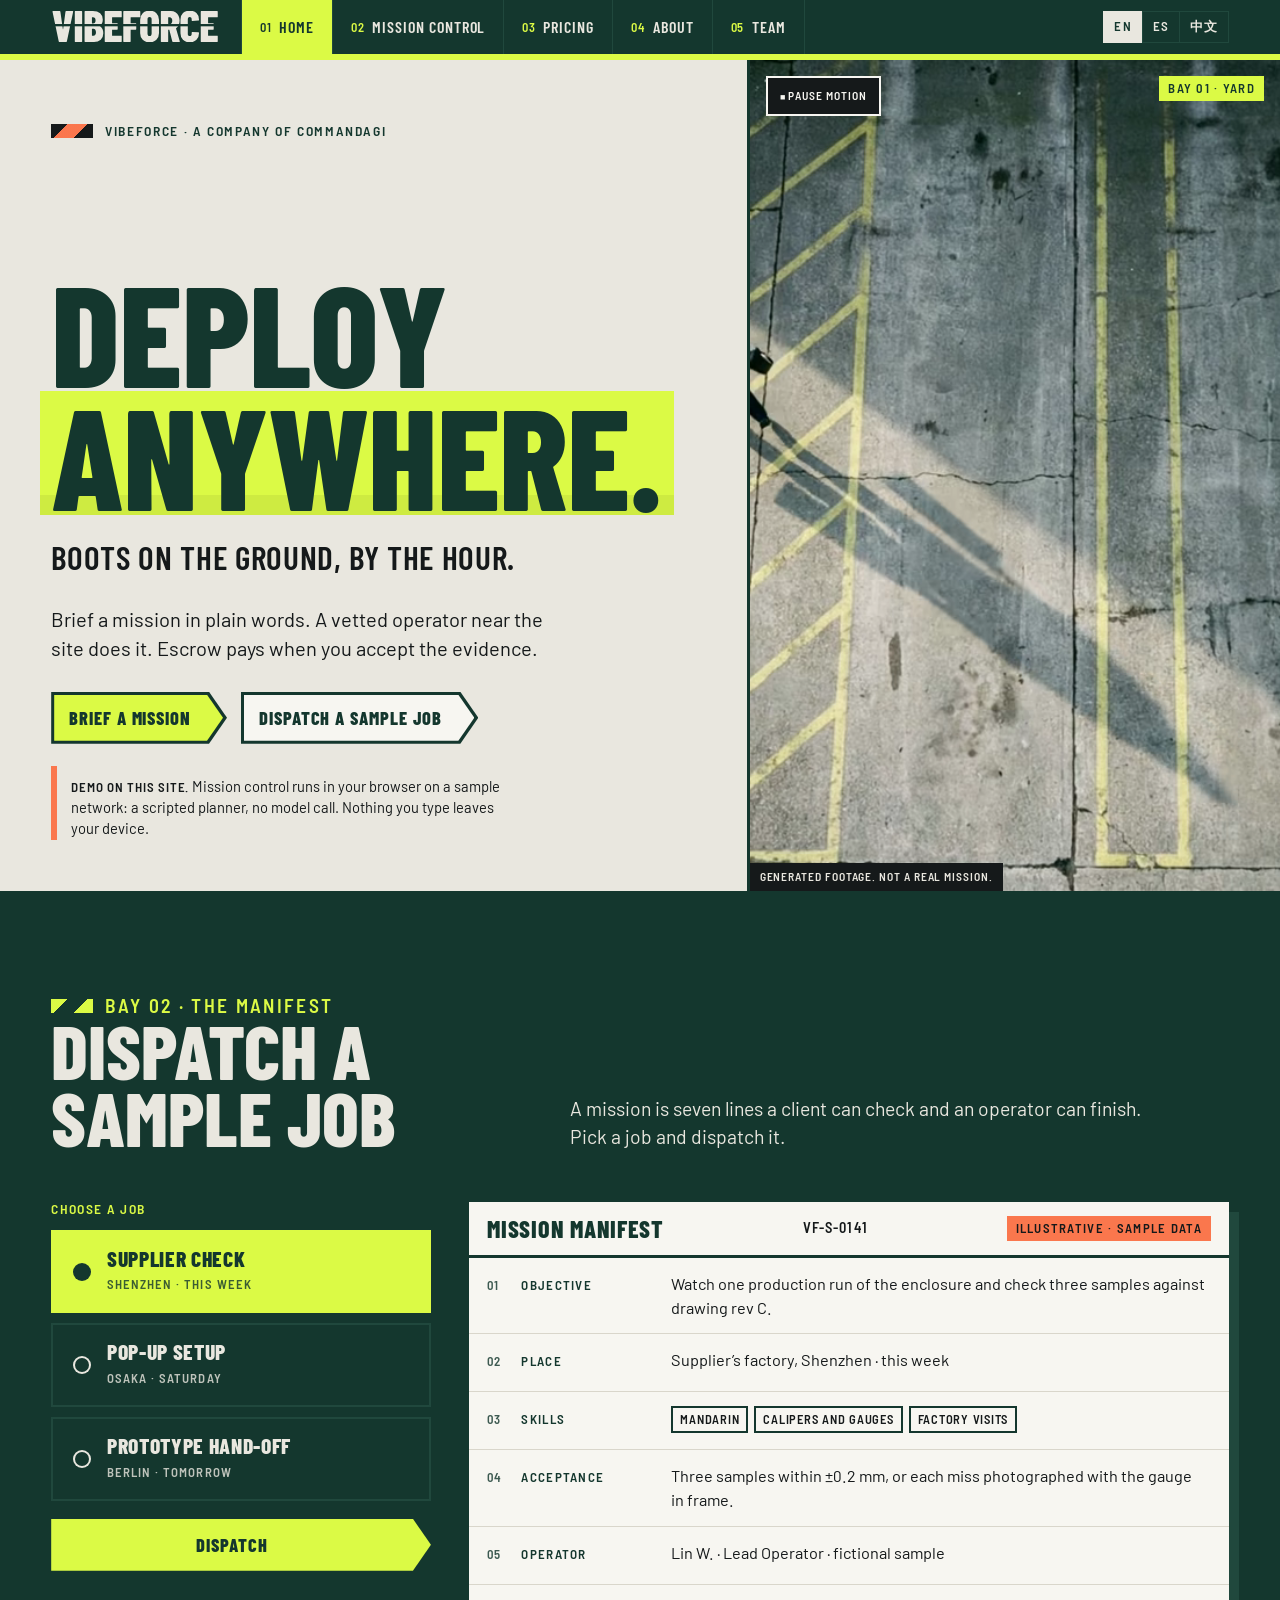
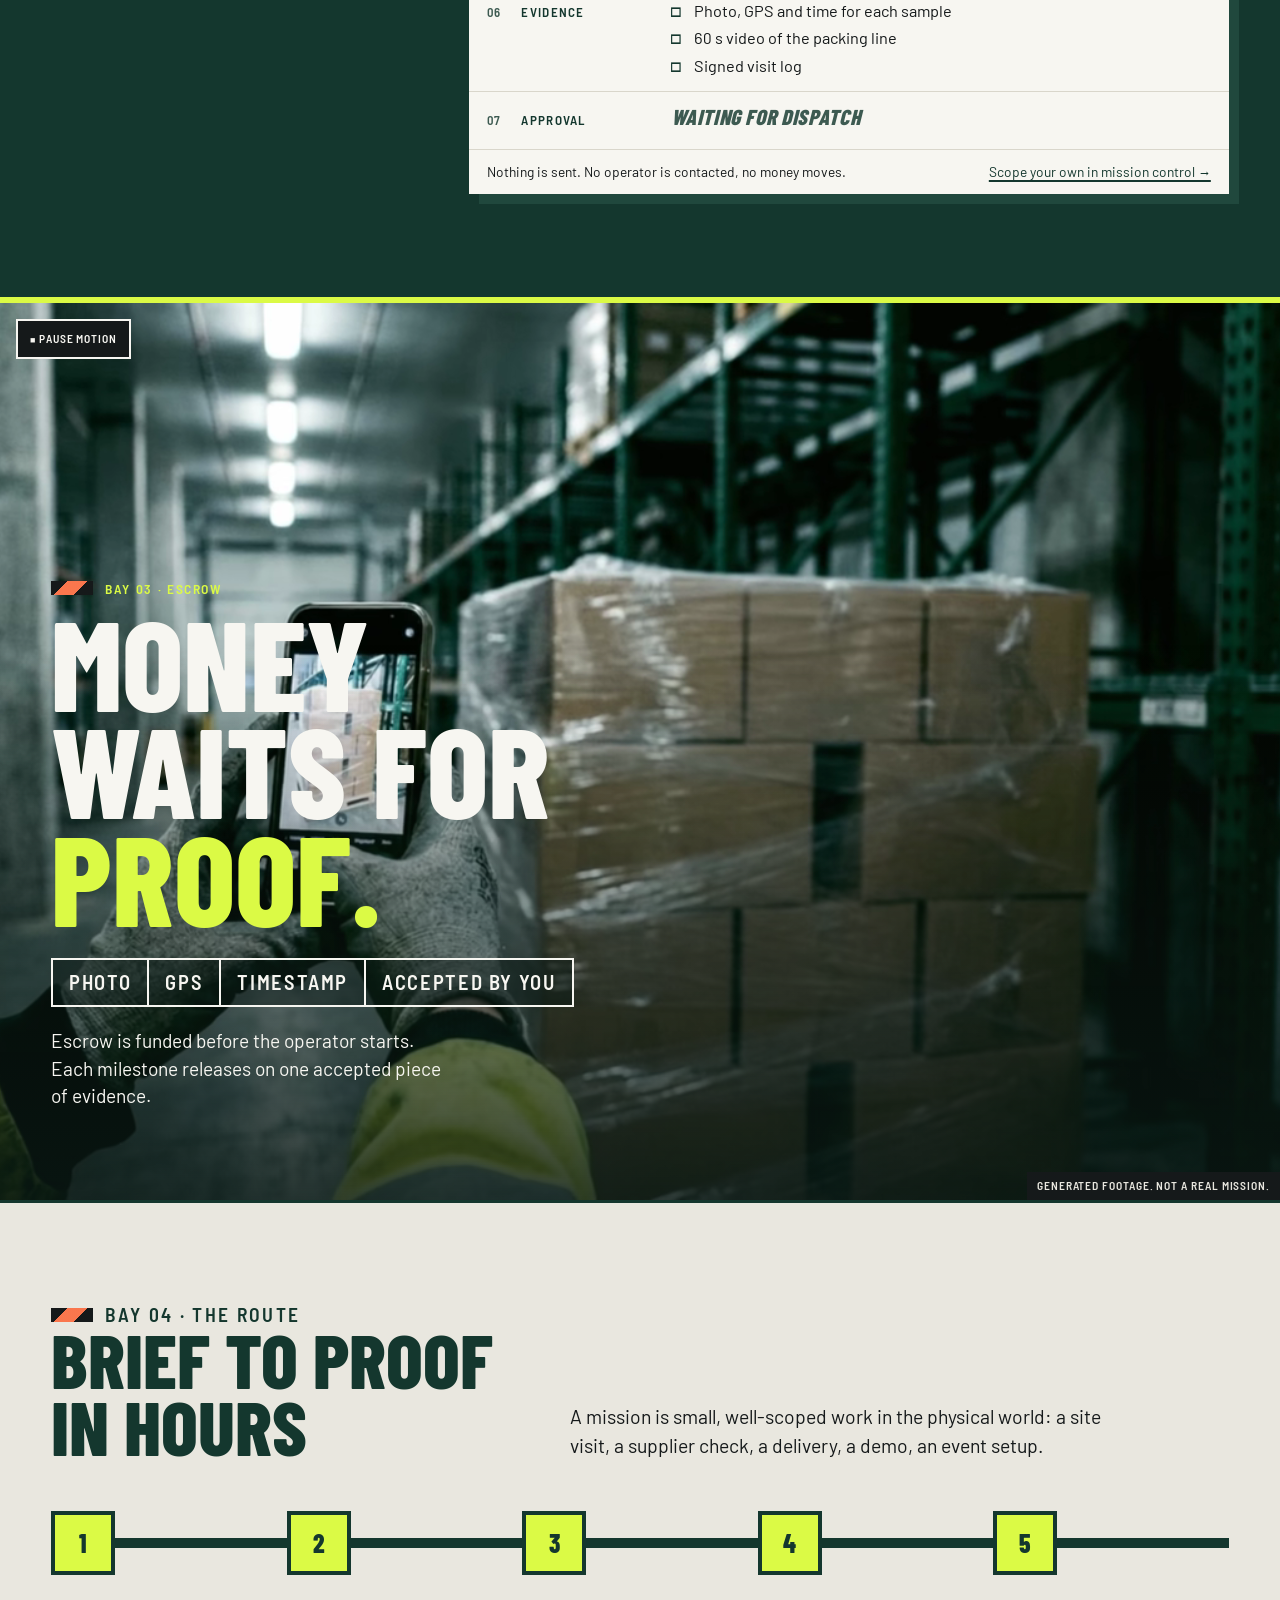
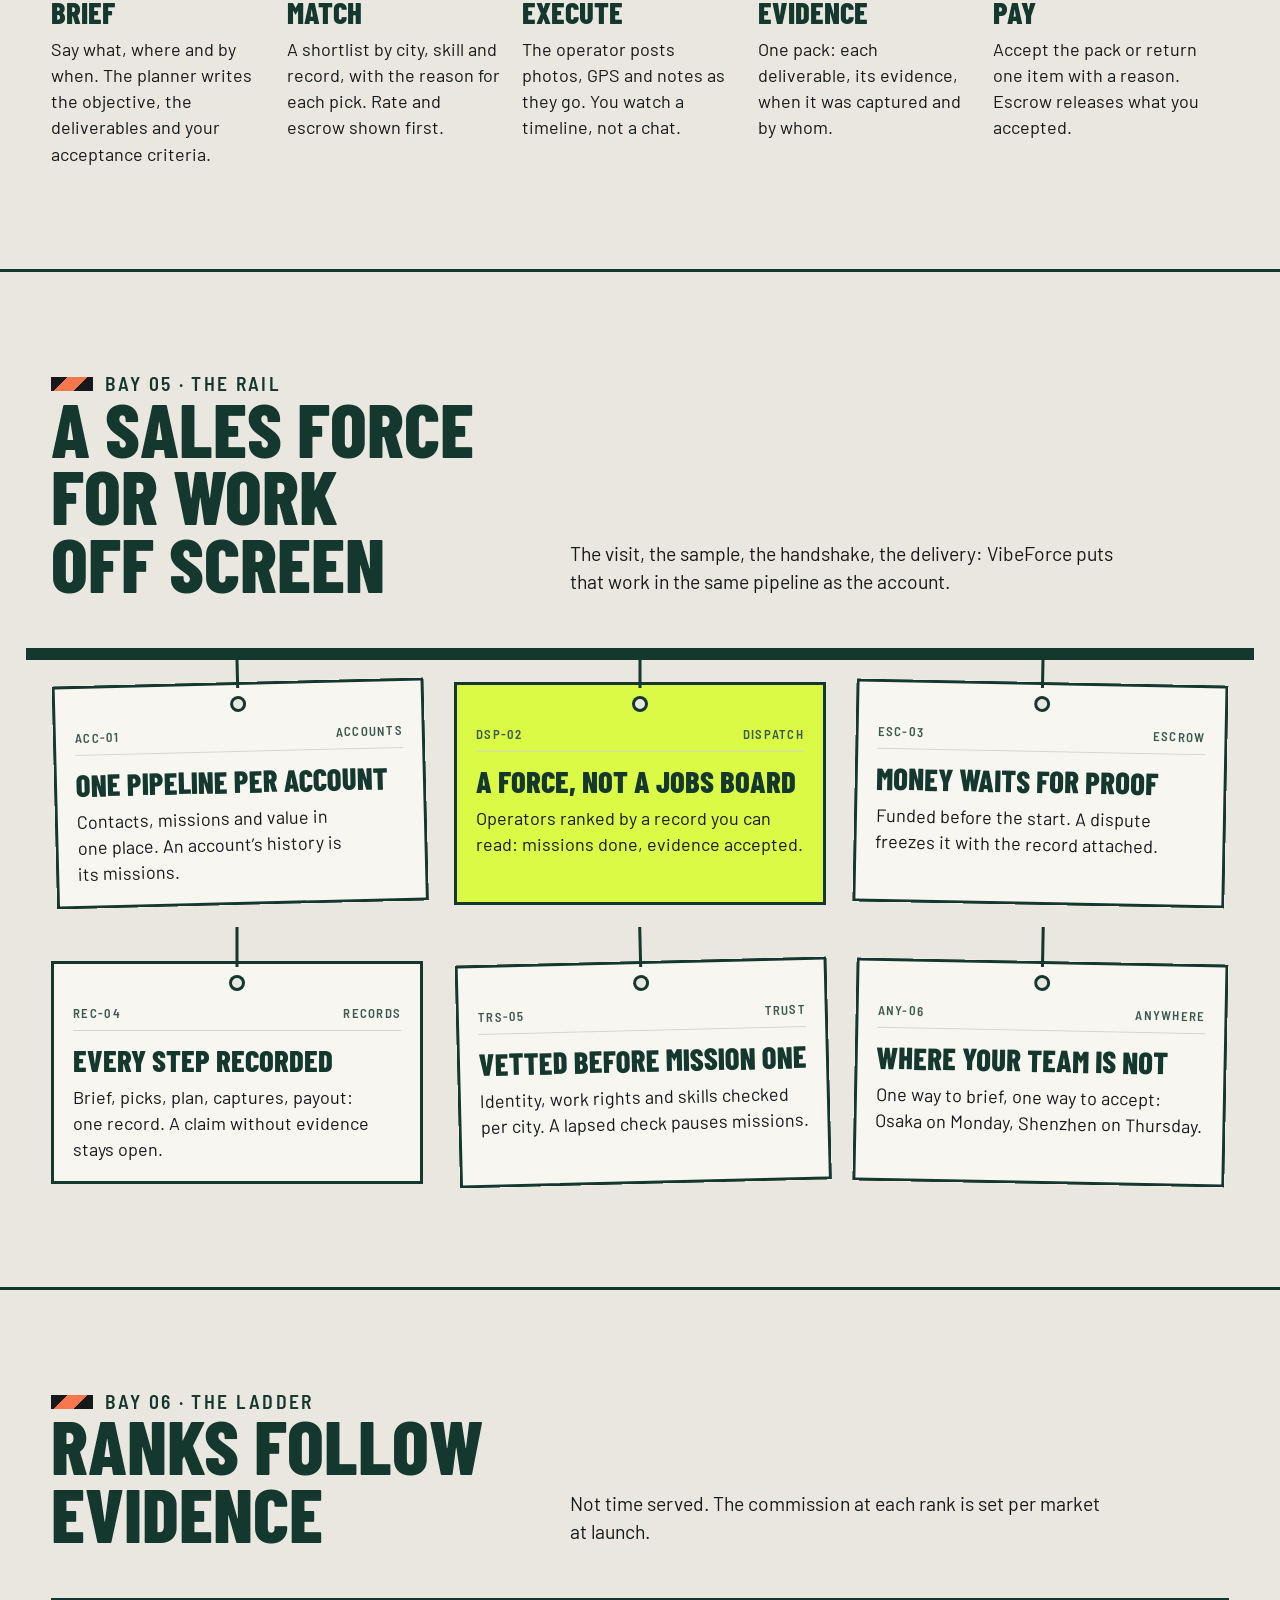
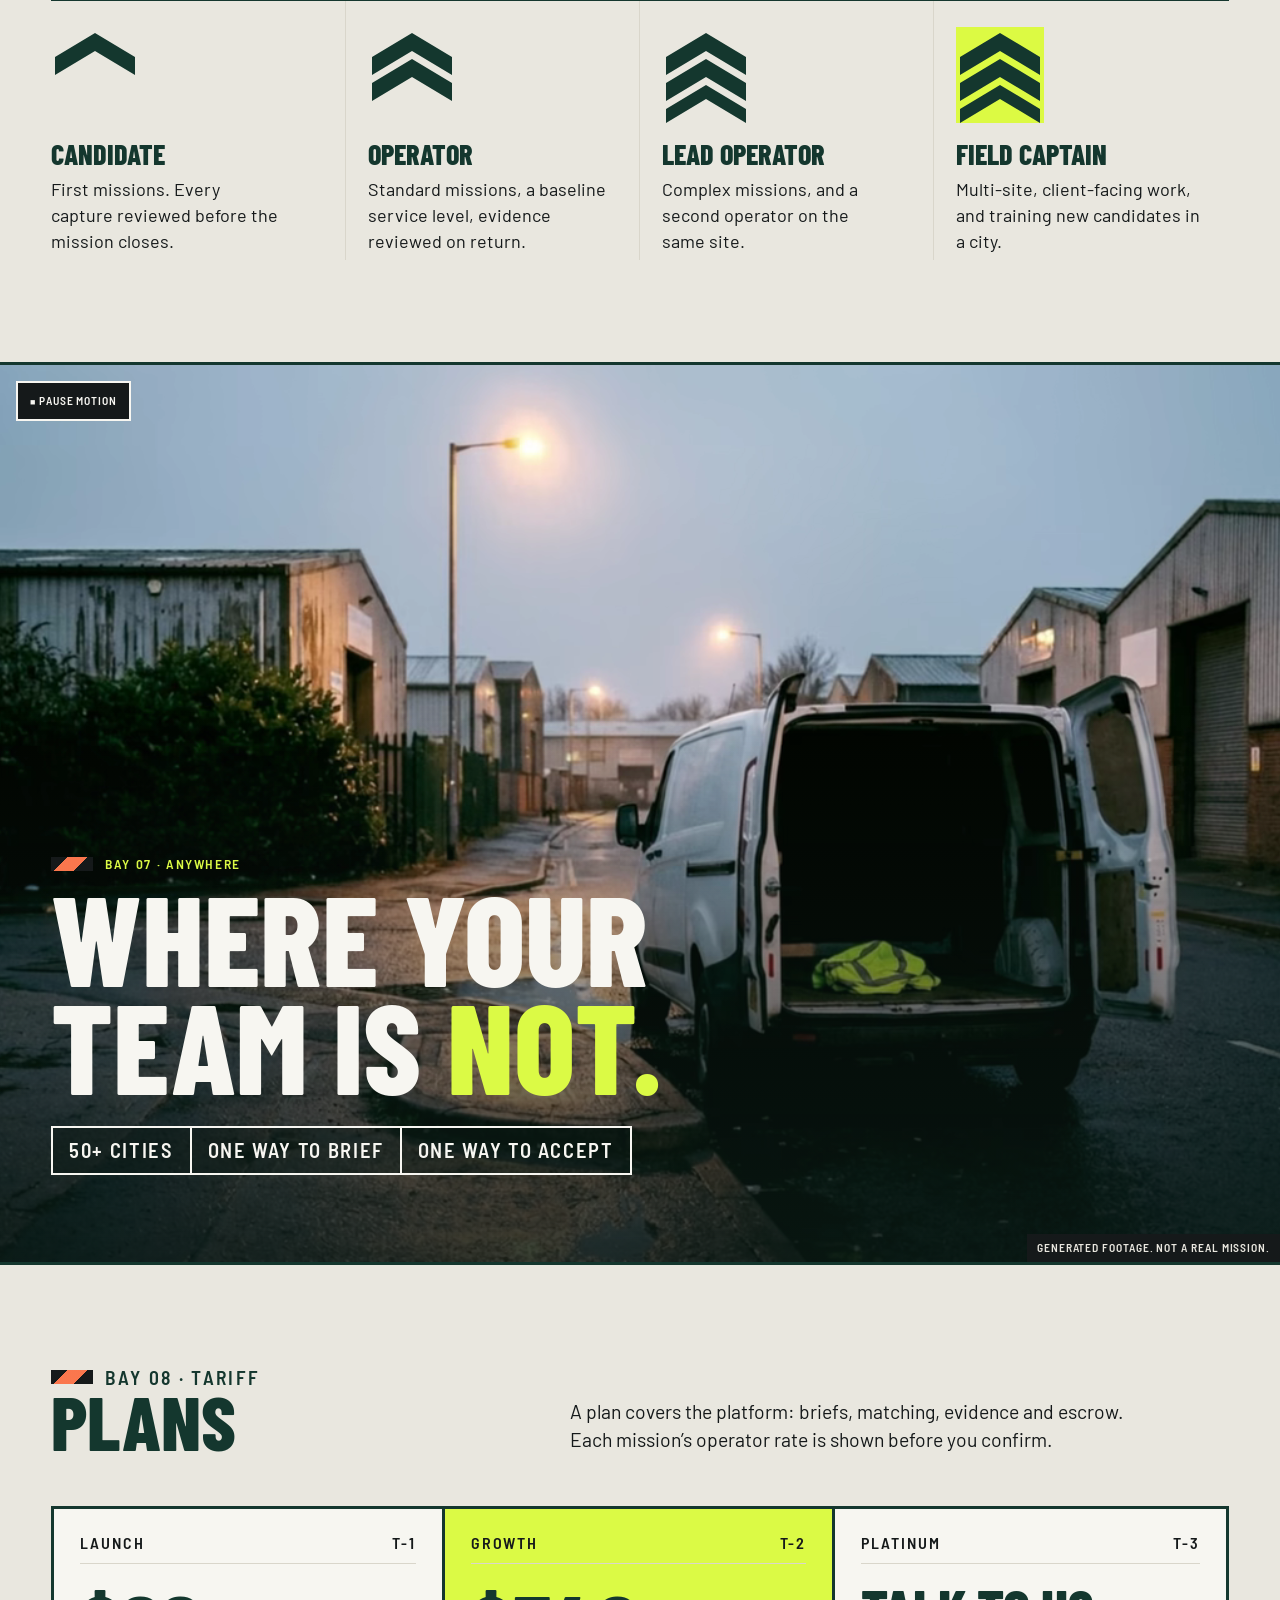
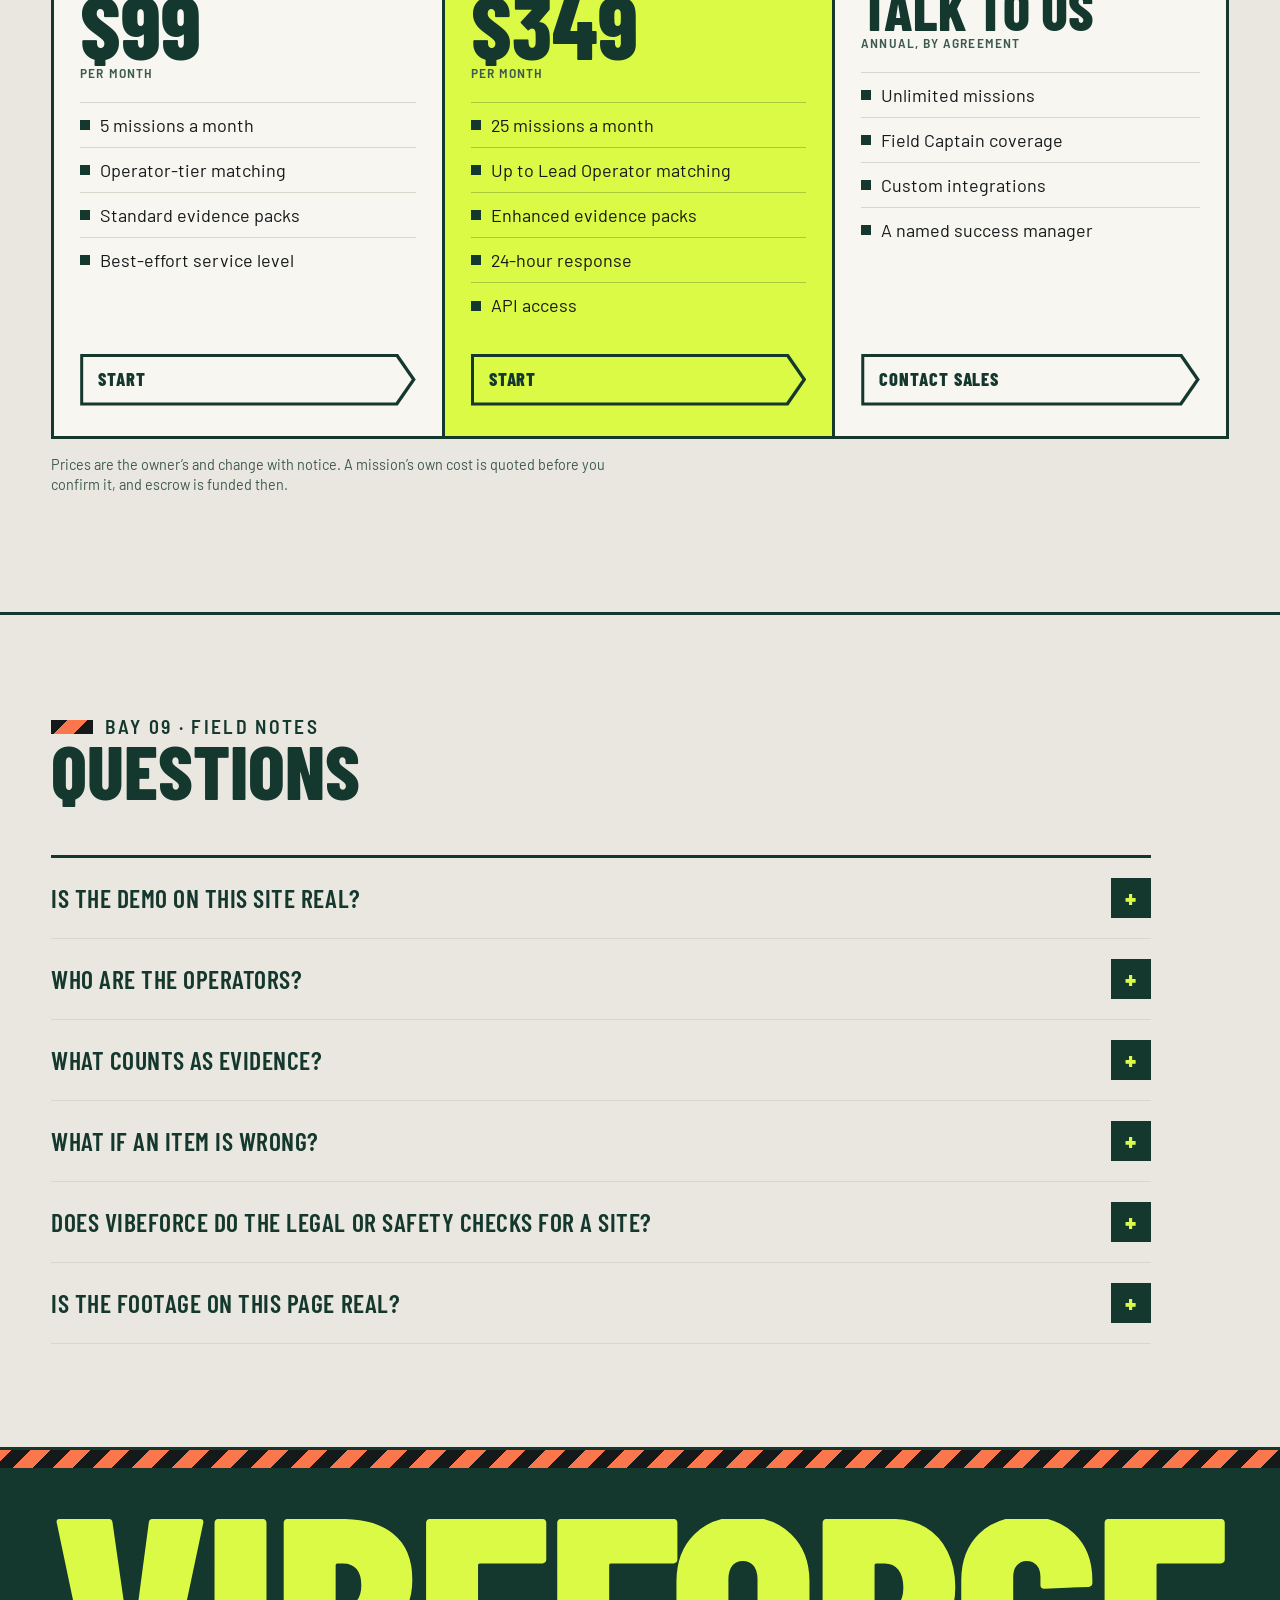
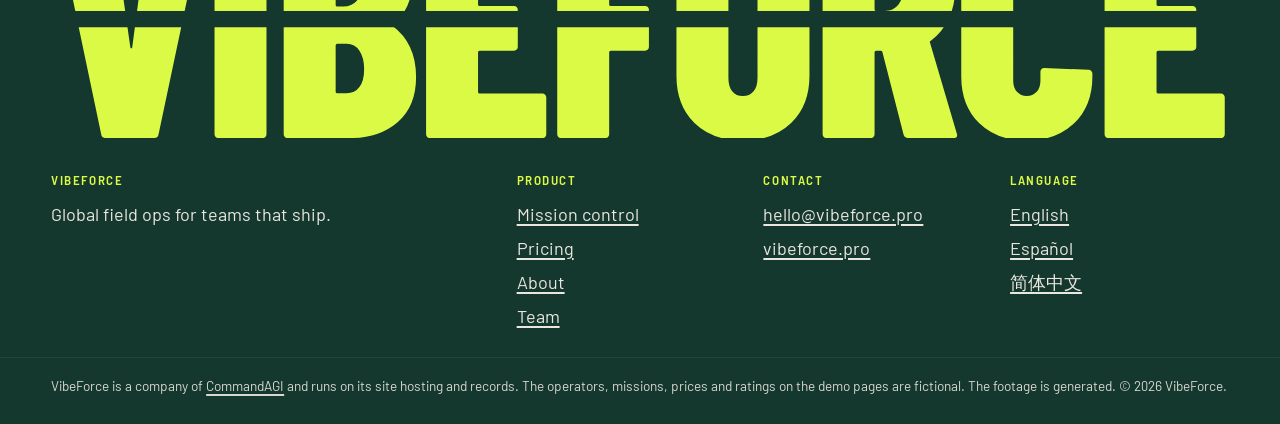
<file: index.html>
<!doctype html>
<html lang="en">
<head>
<meta charset="utf-8">
<meta name="viewport" content="width=device-width, initial-scale=1, viewport-fit=cover">
<meta http-equiv="Content-Security-Policy" content="default-src 'self'; script-src 'self'; style-src 'self' 'unsafe-inline'; img-src 'self' data:; media-src 'self'; connect-src 'none'; object-src 'none'; base-uri 'none'; form-action 'none'">
<title>VibeForce: the field force for teams that ship</title>
<meta name="description" content="VibeForce is the global field ops network for teams that ship. Brief a mission, a vetted operator executes it with photo, GPS and timestamp evidence, and escrow pays when the evidence is accepted.">
<meta name="theme-color" content="#14372e">
<link rel="canonical" href="https://vibeforce.commandagi.app/">
<link rel="alternate" hreflang="en" href="https://vibeforce.commandagi.app/">
<link rel="alternate" hreflang="es" href="https://vibeforce.commandagi.app/es/">
<link rel="alternate" hreflang="zh-Hans" href="https://vibeforce.commandagi.app/zh/">
<meta property="og:title" content="VibeForce: the field force for teams that ship">
<meta property="og:description" content="Brief a mission. A vetted operator does it. Escrow pays on accepted evidence.">
<meta property="og:image" content="https://vibeforce.commandagi.app/og.png">
<meta property="og:url" content="https://vibeforce.commandagi.app/">
<meta name="twitter:card" content="summary_large_image">
<link rel="preload" href="fonts/barlow-condensed-800.woff2" as="font" type="font/woff2" crossorigin>
<link rel="preload" href="media/yard.webp" as="image" fetchpriority="high">
<link rel="stylesheet" href="style.css">
<link rel="icon" href="mark.svg" type="image/svg+xml">
<link rel="apple-touch-icon" href="touch-icon.png">
<script src="home.js" defer></script>
</head>
<body>
<a class="skip" href="#main">Skip to the content</a>
<header class="strip">
  <a class="brand" href="index.html"><span class="wm" role="img" aria-label="VibeForce, home"></span></a>
  <nav class="bays" aria-label="Site">
    <a href="index.html" aria-current="page"><b>01</b>Home</a>
    <a href="app/"><b>02</b>Mission control</a>
    <a href="#pricing"><b>03</b>Pricing</a>
    <a href="about.html"><b>04</b>About</a>
    <a href="team.html"><b>05</b>Team</a>
  </nav>
  <nav class="plate" aria-label="Language">
    <a href="index.html" aria-current="true" hreflang="en" lang="en">EN</a>
    <a href="es/" hreflang="es" lang="es">ES</a>
    <a href="zh/" hreflang="zh-Hans" lang="zh-Hans">中文</a>
  </nav>
</header>

<main id="main">
  <section class="hero-bay" aria-labelledby="hero-title">
    <div class="hero-type">
      <p class="bayno">VibeForce · a company of CommandAGI</p>
      <h1 id="hero-title" class="mega">Deploy <span class="tape">anywhere.</span></h1>
      <p class="sub">Boots on the ground, by the hour.</p>
      <p class="lede">Brief a mission in plain words. A vetted operator near the site does it. Escrow pays when you accept the evidence.</p>
      <div class="btns">
        <a class="btn primary" href="app/">Brief a mission</a>
        <a class="btn" href="#dispatch">Dispatch a sample job</a>
      </div>
      <p class="notice"><strong>Demo on this site.</strong> Mission control runs in your browser on a sample network: a scripted planner, no model call. Nothing you type leaves your device.</p>
    </div>
    <figure class="hero-clip" style="margin:0">
      <video data-clip="yard" muted loop playsinline preload="none" poster="media/yard.webp" aria-label="Generated footage: a field operator in a hi-vis vest crosses a concrete yard, seen from above">
        <source data-src="media/yard.av1.mp4" type="video/mp4; codecs=av01.0.05M.08">
        <source data-src="media/yard.mp4" type="video/mp4">
      </video>
      <span class="mark-tl">Bay 01 · Yard</span>
      <figcaption class="clip-cap gen">Generated footage. Not a real mission.</figcaption>
    </figure>
  </section>

  <section id="dispatch" class="dispatch bay on-forest" aria-labelledby="dispatch-title">
    <div class="wrap">
      <div class="bay-head">
        <div>
          <p class="bayno">Bay 02 · The manifest</p>
          <h2 id="dispatch-title">Dispatch a sample job</h2>
        </div>
        <p>A mission is seven lines a client can check and an operator can finish. Pick a job and dispatch it.</p>
      </div>
      <div class="desk">
        <div>
          <fieldset class="jobs">
            <legend>Choose a job</legend>
            <label class="job"><input type="radio" name="job" value="supplier" checked><span><b>Supplier check</b><span>Shenzhen · this week</span></span></label>
            <label class="job"><input type="radio" name="job" value="popup"><span><b>Pop-up setup</b><span>Osaka · Saturday</span></span></label>
            <label class="job"><input type="radio" name="job" value="delivery"><span><b>Prototype hand-off</b><span>Berlin · tomorrow</span></span></label>
          </fieldset>
          <button class="btn primary" id="go" type="button" hidden>Dispatch</button>
        </div>
        <article class="manifest" aria-labelledby="mf-title">
          <header>
            <h3 id="mf-title">Mission manifest</h3>
            <span class="no" id="mf-no">VF-S-0141</span>
            <span class="tagline illus" style="margin:0">Illustrative · sample data</span>
          </header>
          <ol id="mf">
            <li data-k="objective"><span>Objective</span><output>Watch one production run of the enclosure and check three samples against drawing rev C.</output></li>
            <li data-k="place"><span>Place</span><output>Supplier’s factory, Shenzhen · this week</output></li>
            <li data-k="skills"><span>Skills</span><output><span class="chips-out"><i>Mandarin</i><i>Calipers and gauges</i><i>Factory visits</i></span></output></li>
            <li data-k="acceptance"><span>Acceptance</span><output>Three samples within ±0.2 mm, or each miss photographed with the gauge in frame.</output></li>
            <li data-k="operator"><span>Operator</span><output>Lin W. · Lead Operator · fictional sample</output></li>
            <li data-k="evidence"><span>Evidence</span><output><ul class="ev"><li><i>□</i>Photo, GPS and time for each sample</li><li><i>□</i>60 s video of the packing line</li><li><i>□</i>Signed visit log</li></ul></output></li>
            <li data-k="approval" class="pending"><span>Approval</span><output>Waiting for dispatch</output></li>
          </ol>
          <footer><span>Nothing is sent. No operator is contacted, no money moves.</span><a href="app/">Scope your own in mission control →</a></footer>
          <p class="sr" id="mf-live" aria-live="polite"></p>
        </article>
      </div>
    </div>
  </section>

  <section class="full" aria-labelledby="proof-title">
    <video data-clip="proof" muted loop playsinline preload="none" poster="media/proof.webp" aria-label="Generated footage: gloved hands photograph a wrapped pallet with a phone">
      <source data-src="media/proof.av1.mp4" type="video/mp4; codecs=av01.0.05M.08">
      <source data-src="media/proof.mp4" type="video/mp4">
    </video>
    <div class="over">
      <p class="bayno" style="color:var(--lime)">Bay 03 · Escrow</p>
      <h2 id="proof-title">Money waits for <em>proof.</em></h2>
      <ul class="facts"><li>Photo</li><li>GPS</li><li>Timestamp</li><li>Accepted by you</li></ul>
      <p class="lead">Escrow is funded before the operator starts. Each milestone releases on one accepted piece of evidence.</p>
    </div>
    <span class="clip-cap gen">Generated footage. Not a real mission.</span>
  </section>

  <section id="how" class="bay" aria-labelledby="how-title">
    <div class="wrap">
      <div class="bay-head">
        <div>
          <p class="bayno">Bay 04 · The route</p>
          <h2 id="how-title">Brief to proof in hours</h2>
        </div>
        <p>A mission is small, well-scoped work in the physical world: a site visit, a supplier check, a delivery, a demo, an event setup.</p>
      </div>
      <div class="route-box"><span class="line" aria-hidden="true"></span>
      <ol class="route">
        <li><span class="stop" aria-hidden="true">1</span><h3>Brief</h3><p>Say what, where and by when. The planner writes the objective, the deliverables and your acceptance criteria.</p></li>
        <li><span class="stop" aria-hidden="true">2</span><h3>Match</h3><p>A shortlist by city, skill and record, with the reason for each pick. Rate and escrow shown first.</p></li>
        <li><span class="stop" aria-hidden="true">3</span><h3>Execute</h3><p>The operator posts photos, GPS and notes as they go. You watch a timeline, not a chat.</p></li>
        <li><span class="stop" aria-hidden="true">4</span><h3>Evidence</h3><p>One pack: each deliverable, its evidence, when it was captured and by whom.</p></li>
        <li><span class="stop" aria-hidden="true">5</span><h3>Pay</h3><p>Accept the pack or return one item with a reason. Escrow releases what you accepted.</p></li>
      </ol></div>
    </div>
  </section>

  <section class="bay" aria-labelledby="force-title">
    <div class="wrap">
      <div class="bay-head">
        <div>
          <p class="bayno">Bay 05 · The rail</p>
          <h2 id="force-title">A sales force for work off screen</h2>
        </div>
        <p>The visit, the sample, the handshake, the delivery: VibeForce puts that work in the same pipeline as the account.</p>
      </div>
      <div class="rail">
        <article class="tag-card"><p class="code"><span>ACC-01</span><span>Accounts</span></p><h3>One pipeline per account</h3><p>Contacts, missions and value in one place. An account’s history is its missions.</p></article>
        <article class="tag-card hot"><p class="code"><span>DSP-02</span><span>Dispatch</span></p><h3>A force, not a jobs board</h3><p>Operators ranked by a record you can read: missions done, evidence accepted.</p></article>
        <article class="tag-card"><p class="code"><span>ESC-03</span><span>Escrow</span></p><h3>Money waits for proof</h3><p>Funded before the start. A dispute freezes it with the record attached.</p></article>
        <article class="tag-card"><p class="code"><span>REC-04</span><span>Records</span></p><h3>Every step recorded</h3><p>Brief, picks, plan, captures, payout: one record. A claim without evidence stays open.</p></article>
        <article class="tag-card"><p class="code"><span>TRS-05</span><span>Trust</span></p><h3>Vetted before mission one</h3><p>Identity, work rights and skills checked per city. A lapsed check pauses missions.</p></article>
        <article class="tag-card"><p class="code"><span>ANY-06</span><span>Anywhere</span></p><h3>Where your team is not</h3><p>One way to brief, one way to accept: Osaka on Monday, Shenzhen on Thursday.</p></article>
      </div>
    </div>
  </section>

  <section class="bay" aria-labelledby="ladder-title">
    <div class="wrap">
      <div class="bay-head">
        <div>
          <p class="bayno">Bay 06 · The ladder</p>
          <h2 id="ladder-title">Ranks follow evidence</h2>
        </div>
        <p>Not time served. The commission at each rank is set per market at launch.</p>
      </div>
      <div class="ladder">
        <div class="rank"><svg viewBox="0 0 88 96" aria-hidden="true"><path d="M4 30 44 6l40 24v18L44 24 4 48z" fill="#14372e"/></svg><h3>Candidate</h3><p>First missions. Every capture reviewed before the mission closes.</p></div>
        <div class="rank"><svg viewBox="0 0 88 96" aria-hidden="true"><path d="M4 30 44 6l40 24v18L44 24 4 48z" fill="#14372e"/><path d="M4 56 44 32l40 24v18L44 50 4 74z" fill="#14372e"/></svg><h3>Operator</h3><p>Standard missions, a baseline service level, evidence reviewed on return.</p></div>
        <div class="rank"><svg viewBox="0 0 88 96" aria-hidden="true"><path d="M4 30 44 6l40 24v18L44 24 4 48z" fill="#14372e"/><path d="M4 56 44 32l40 24v18L44 50 4 74z" fill="#14372e"/><path d="M4 82 44 58l40 24v14L44 72 4 96z" fill="#14372e"/></svg><h3>Lead Operator</h3><p>Complex missions, and a second operator on the same site.</p></div>
        <div class="rank"><svg viewBox="0 0 88 96" aria-hidden="true"><rect x="0" y="0" width="88" height="96" fill="#dcfa43"/><path d="M4 30 44 6l40 24v18L44 24 4 48z" fill="#14372e"/><path d="M4 56 44 32l40 24v18L44 50 4 74z" fill="#14372e"/><path d="M4 82 44 58l40 24v14L44 72 4 96z" fill="#14372e"/></svg><h3>Field Captain</h3><p>Multi-site, client-facing work, and training new candidates in a city.</p></div>
      </div>
    </div>
  </section>

  <section class="full" aria-labelledby="where-title">
    <video data-clip="route" muted loop playsinline preload="none" poster="media/route.webp" aria-label="Generated footage: an unmarked van with open doors at a wet crossroads at dusk">
      <source data-src="media/route.av1.mp4" type="video/mp4; codecs=av01.0.05M.08">
      <source data-src="media/route.mp4" type="video/mp4">
    </video>
    <div class="over">
      <p class="bayno" style="color:var(--lime)">Bay 07 · Anywhere</p>
      <h2 id="where-title">Where your team is <em>not.</em></h2>
      <ul class="facts"><li>50+ cities</li><li>One way to brief</li><li>One way to accept</li></ul>
    </div>
    <span class="clip-cap gen">Generated footage. Not a real mission.</span>
  </section>

  <section id="pricing" class="bay" aria-labelledby="pricing-title">
    <div class="wrap">
      <div class="bay-head">
        <div>
          <p class="bayno">Bay 08 · Tariff</p>
          <h2 id="pricing-title">Plans</h2>
        </div>
        <p>A plan covers the platform: briefs, matching, evidence and escrow. Each mission’s operator rate is shown before you confirm.</p>
      </div>
      <div class="tariff">
        <div class="plan">
          <h3><span>Launch</span><span>T-1</span></h3>
          <p class="price">$99</p>
          <p class="per">per month</p>
          <ul><li>5 missions a month</li><li>Operator-tier matching</li><li>Standard evidence packs</li><li>Best-effort service level</li></ul>
          <a class="btn" href="app/">Start</a>
        </div>
        <div class="plan featured">
          <h3><span>Growth</span><span>T-2</span></h3>
          <p class="price">$349</p>
          <p class="per">per month</p>
          <ul><li>25 missions a month</li><li>Up to Lead Operator matching</li><li>Enhanced evidence packs</li><li>24-hour response</li><li>API access</li></ul>
          <a class="btn primary" href="app/">Start</a>
        </div>
        <div class="plan">
          <h3><span>Platinum</span><span>T-3</span></h3>
          <p class="price words">Talk to us</p>
          <p class="per">annual, by agreement</p>
          <ul><li>Unlimited missions</li><li>Field Captain coverage</li><li>Custom integrations</li><li>A named success manager</li></ul>
          <a class="btn" href="mailto:hello@vibeforce.pro?subject=VibeForce%20Platinum">Contact sales</a>
        </div>
      </div>
      <p class="fineprint muted">Prices are the owner’s and change with notice. A mission’s own cost is quoted before you confirm it, and escrow is funded then.</p>
    </div>
  </section>

  <section class="bay" aria-labelledby="faq-title">
    <div class="wrap">
      <div class="bay-head">
        <div>
          <p class="bayno">Bay 09 · Field notes</p>
          <h2 id="faq-title">Questions</h2>
        </div>
      </div>
      <div class="notes">
        <details><summary>Is the demo on this site real?</summary><p>It is a working demo, not a live account. The planner is a script in your browser: it reads your brief, picks from a sample operator network and builds the mission, the plan and the pipeline. It makes no model call and sends no data. Nothing is dispatched, and no money moves.</p></details>
        <details><summary>Who are the operators?</summary><p>Vetted people who take missions in their own city, and the AI agents that support them. The sample operators in the demo and in the manifest above are fictional; their names, ratings and records are made up.</p></details>
        <details><summary>What counts as evidence?</summary><p>A photo with a GPS coordinate and a timestamp, a signed receipt, a document, or a short video, attached to one deliverable. The pack lists every deliverable and what was accepted for it.</p></details>
        <details><summary>What if an item is wrong?</summary><p>You return that item with a reason. The mission stays in review until it is redone or the dispute is opened; escrow releases nothing for an item that is not accepted.</p></details>
        <details><summary>Does VibeForce do the legal or safety checks for a site?</summary><p>No. Working rights, site access, permits and safety rules for a site are the client’s and the operator’s to keep. VibeForce checks an operator’s identity and skills before their first mission, and records what was checked.</p></details>
        <details><summary>Is the footage on this page real?</summary><p>No. The three clips are generated images and motion (fal), made for this site. They show no real operator, client, place or mission.</p></details>
      </div>
    </div>
  </section>
</main>

<footer class="foot">
  <div class="haz"></div>
  <div class="big" aria-hidden="true"><span class="wm"></span></div>
  <div class="cols">
    <div><h2>VibeForce</h2><p>Global field ops for teams that ship.</p></div>
    <div><h2>Product</h2><ul><li><a href="app/">Mission control</a></li><li><a href="#pricing">Pricing</a></li><li><a href="about.html">About</a></li><li><a href="team.html">Team</a></li></ul></div>
    <div><h2>Contact</h2><ul><li><a href="mailto:hello@vibeforce.pro">hello@vibeforce.pro</a></li><li><a href="https://vibeforce.pro/">vibeforce.pro</a></li></ul></div>
    <div><h2>Language</h2><ul><li><a href="index.html" hreflang="en" lang="en" aria-current="true">English</a></li><li><a href="es/" hreflang="es" lang="es">Español</a></li><li><a href="zh/" hreflang="zh-Hans" lang="zh-Hans">简体中文</a></li></ul></div>
  </div>
  <p class="fine">VibeForce is a company of <a href="https://commandagi.com/">CommandAGI</a> and runs on its site hosting and records. The operators, missions, prices and ratings on the demo pages are fictional. The footage is generated. © 2026 VibeForce.</p>
</footer>
</body>
</html>
</file>
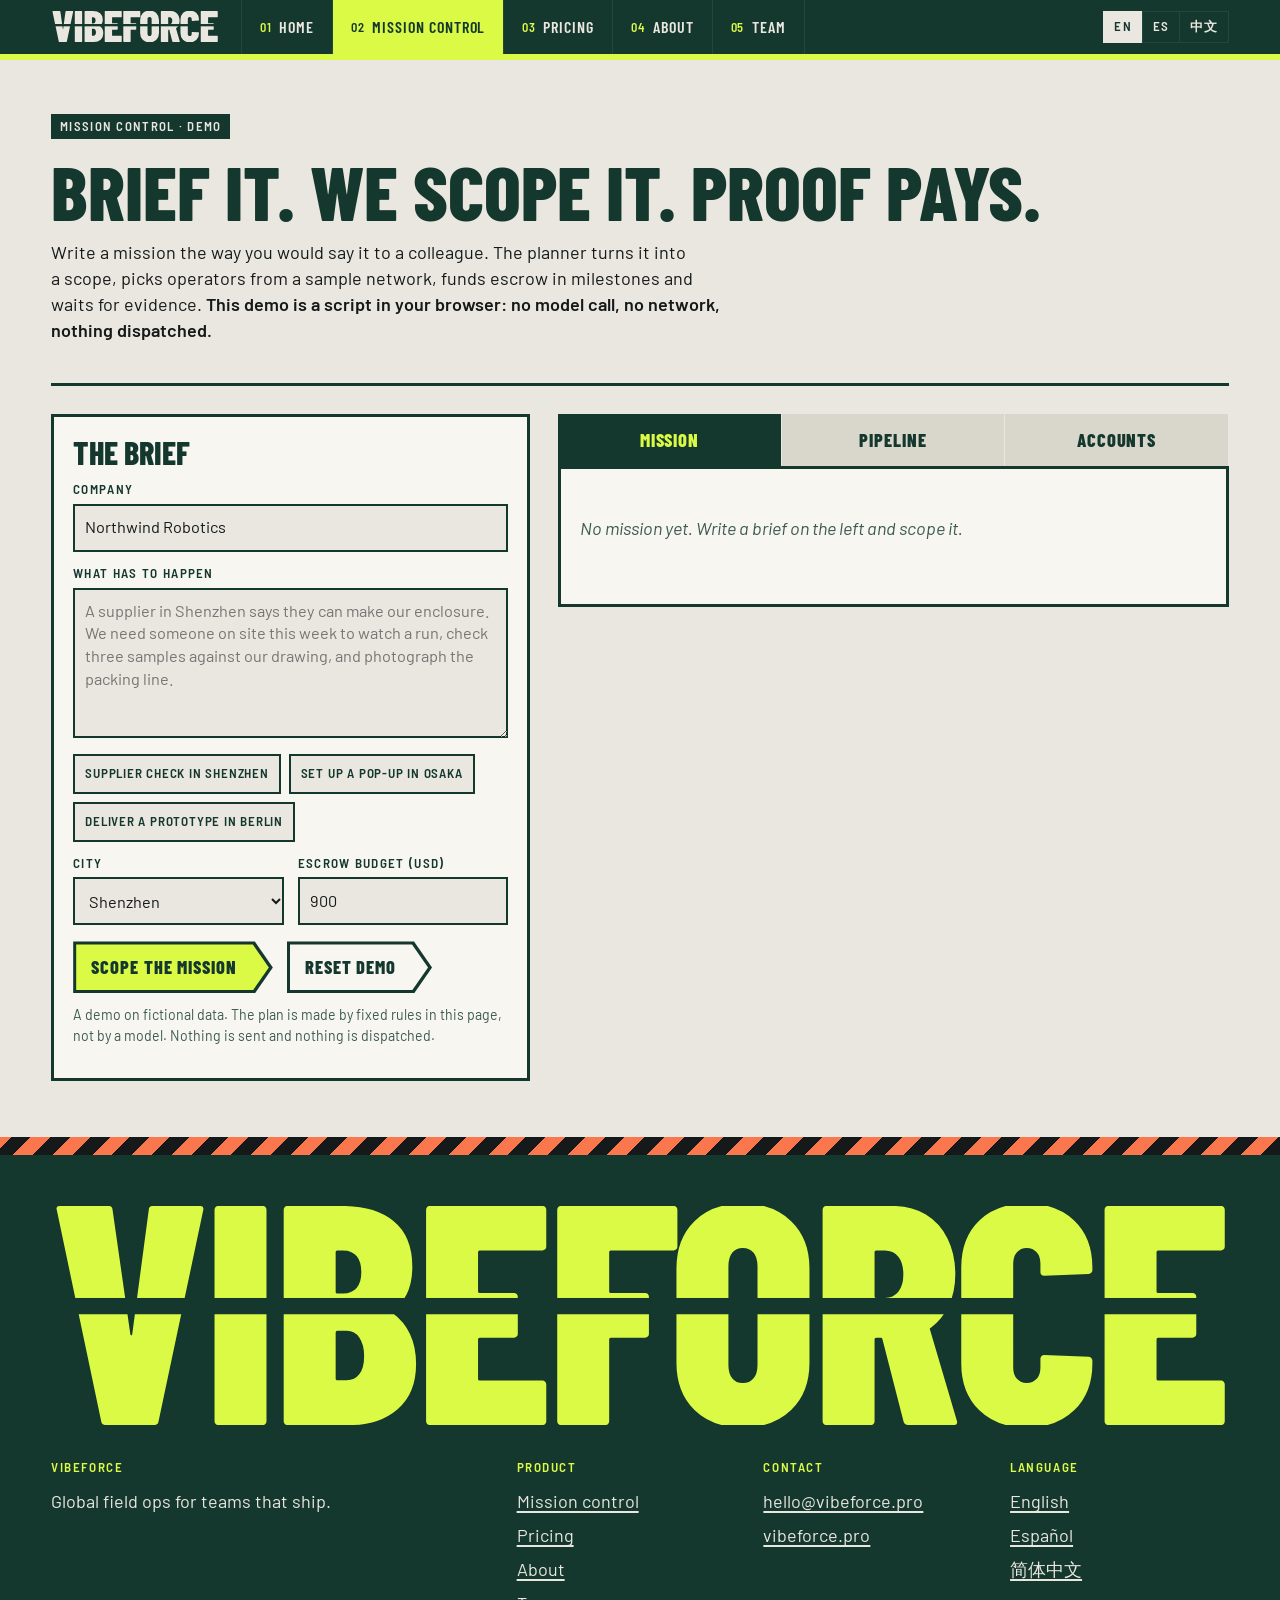
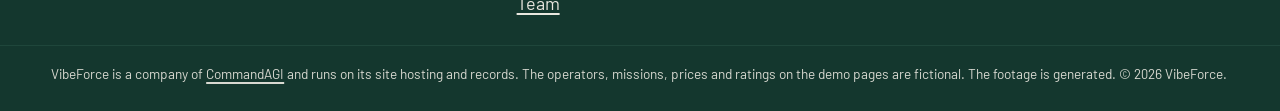
<file: app/index.html>
<!doctype html>
<html lang="en">
<head>
<meta charset="utf-8">
<meta name="viewport" content="width=device-width, initial-scale=1, viewport-fit=cover">
<meta http-equiv="Content-Security-Policy" content="default-src 'self'; script-src 'self'; style-src 'self' 'unsafe-inline'; img-src 'self' data:; media-src 'self'; connect-src 'none'; object-src 'none'; base-uri 'none'; form-action 'none'">
<title>Mission control | VibeForce</title>
<meta name="description" content="VibeForce mission control demo: brief a mission, get a scoped plan, a shortlist of operators, escrow milestones and an evidence pack, in your browser.">
<link rel="canonical" href="https://vibeforce.commandagi.app/app/">
<link rel="alternate" hreflang="en" href="https://vibeforce.commandagi.app/app/">
<link rel="alternate" hreflang="es" href="https://vibeforce.commandagi.app/es/app/">
<link rel="alternate" hreflang="zh-Hans" href="https://vibeforce.commandagi.app/zh/app/">
<meta name="theme-color" content="#14372e">
<link rel="preload" href="../fonts/barlow-condensed-800.woff2" as="font" type="font/woff2" crossorigin>
<link rel="preload" href="../fonts/barlow-400.woff2" as="font" type="font/woff2" crossorigin>
<link rel="stylesheet" href="../style.css">
<link rel="icon" href="../mark.svg" type="image/svg+xml">
<link rel="apple-touch-icon" href="../touch-icon.png">
<meta property="og:image" content="https://vibeforce.commandagi.app/og.png">
<meta name="twitter:card" content="summary_large_image">
</head>
<body class="app">
<a class="skip" href="#main">Skip to the content</a>
<header class="strip">
  <a class="brand" href="../index.html"><span class="wm" role="img" aria-label="VibeForce, home"></span></a>
  <nav class="bays" aria-label="Site">
    <a href="../index.html"><b>01</b>Home</a>
    <a href="../app/" aria-current="page"><b>02</b>Mission control</a>
    <a href="../index.html#pricing"><b>03</b>Pricing</a>
    <a href="../about.html"><b>04</b>About</a>
    <a href="../team.html"><b>05</b>Team</a>
  </nav>
  <nav class="plate" aria-label="Language">
    <a href="../app/" aria-current="true" hreflang="en" lang="en">EN</a>
    <a href="../es/app/" hreflang="es" lang="es">ES</a>
    <a href="../zh/app/" hreflang="zh-Hans" lang="zh-Hans">中文</a>
  </nav>
</header>

<main id="main" class="wrap">
  <section class="hero" style="padding-bottom:24px">
    <p class="eyebrow">Mission control · demo</p>
    <h1 style="font-size:clamp(1.8rem,4vw,2.6rem)">Brief it. We scope it. Proof pays.</h1>
    <p class="lede">Write a mission the way you would say it to a colleague. The planner turns it into a scope, picks operators from a sample network, funds escrow in milestones and waits for evidence. <strong>This demo is a script in your browser: no model call, no network, nothing dispatched.</strong></p>
  </section>

  <div class="mc">
    <div class="panel" aria-labelledby="brief-title">
      <h2 id="brief-title">The brief</h2>
      <label for="company">Company</label>
      <input id="company" name="company" type="text" value="Northwind Robotics" autocomplete="off" spellcheck="false">
      <label for="brief">What has to happen</label>
      <textarea id="brief" name="brief" placeholder="A supplier in Shenzhen says they can make our enclosure. We need someone on site this week to watch a run, check three samples against our drawing, and photograph the packing line."></textarea>
      <div class="chips" id="chips" aria-label="Examples"></div>
      <div class="row">
        <div>
          <label for="city">City</label>
          <select id="city"></select>
        </div>
        <div>
          <label for="budget">Escrow budget (USD)</label>
          <input id="budget" name="budget" type="number" min="50" step="50" value="900">
        </div>
      </div>
      <div class="btns" style="margin-top:16px">
        <button class="btn primary" id="plan" type="button">Scope the mission</button>
        <button class="btn" id="reset" type="button">Reset demo</button>
      </div>
      <p class="small muted" id="form-note" style="margin-top:12px"></p>
    </div>

    <div class="panel">
      <div class="tabs" role="tablist" aria-label="Views">
        <button role="tab" id="tab-plan" aria-controls="view" aria-selected="true" type="button">Mission</button>
        <button role="tab" id="tab-pipe" aria-controls="view" aria-selected="false" type="button">Pipeline</button>
        <button role="tab" id="tab-acc" aria-controls="view" aria-selected="false" type="button">Accounts</button>
      </div>
      <div id="view" role="tabpanel"></div>
    </div>
  </div>
</main>

<div class="toast" id="toast" role="status" aria-live="polite"></div>
<script src="app.js"></script>
<footer class="foot">
  <div class="haz"></div>
  <div class="big" aria-hidden="true"><span class="wm"></span></div>
  <div class="cols">
    <div><h2>VibeForce</h2><p>Global field ops for teams that ship.</p></div>
    <div><h2>Product</h2><ul><li><a href="../app/">Mission control</a></li><li><a href="../index.html#pricing">Pricing</a></li><li><a href="../about.html">About</a></li><li><a href="../team.html">Team</a></li></ul></div>
    <div><h2>Contact</h2><ul><li><a href="mailto:hello@vibeforce.pro">hello@vibeforce.pro</a></li><li><a href="https://vibeforce.pro/">vibeforce.pro</a></li></ul></div>
    <div><h2>Language</h2><ul><li><a href="../app/" hreflang="en" lang="en" aria-current="true">English</a></li><li><a href="../es/app/" hreflang="es" lang="es">Español</a></li><li><a href="../zh/app/" hreflang="zh-Hans" lang="zh-Hans">简体中文</a></li></ul></div>
  </div>
  <p class="fine">VibeForce is a company of <a href="https://commandagi.com/">CommandAGI</a> and runs on its site hosting and records. The operators, missions, prices and ratings on the demo pages are fictional. The footage is generated. © 2026 VibeForce.</p>
</footer>
</body>
</html>
</file>
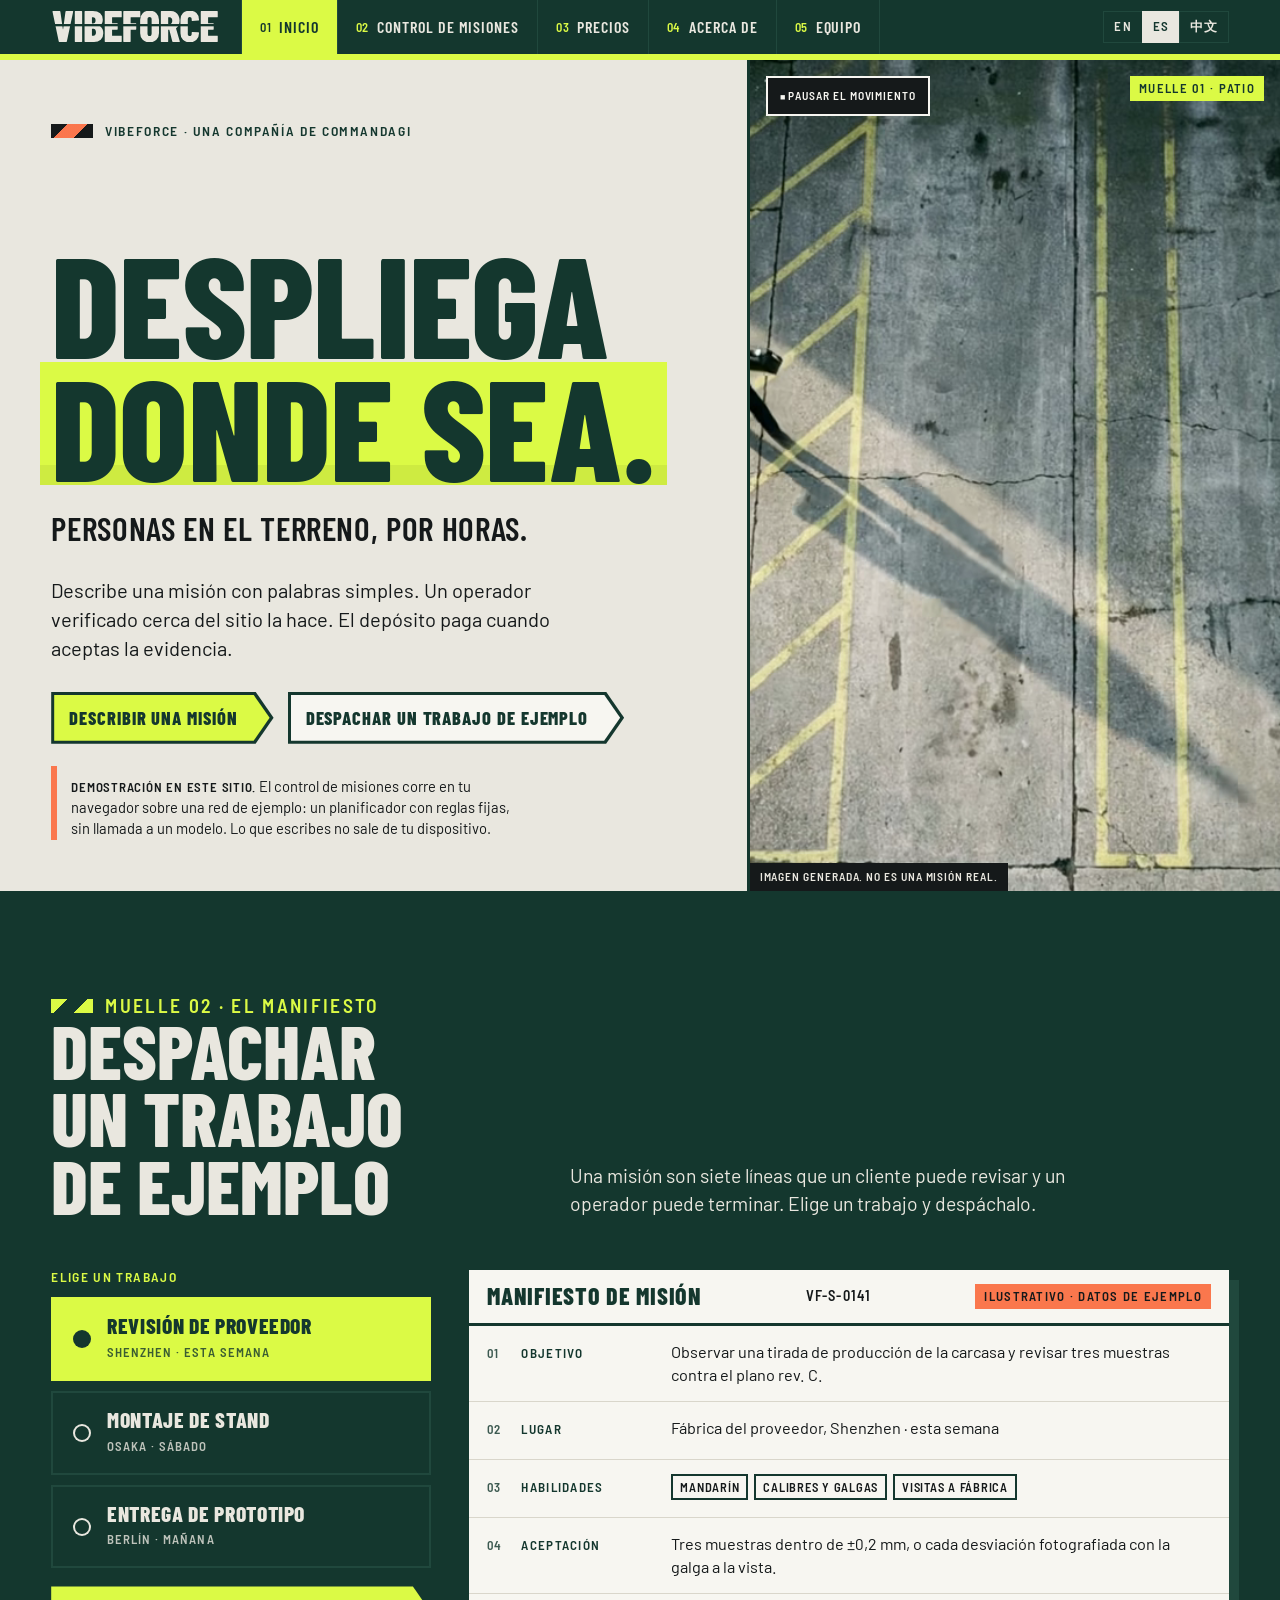
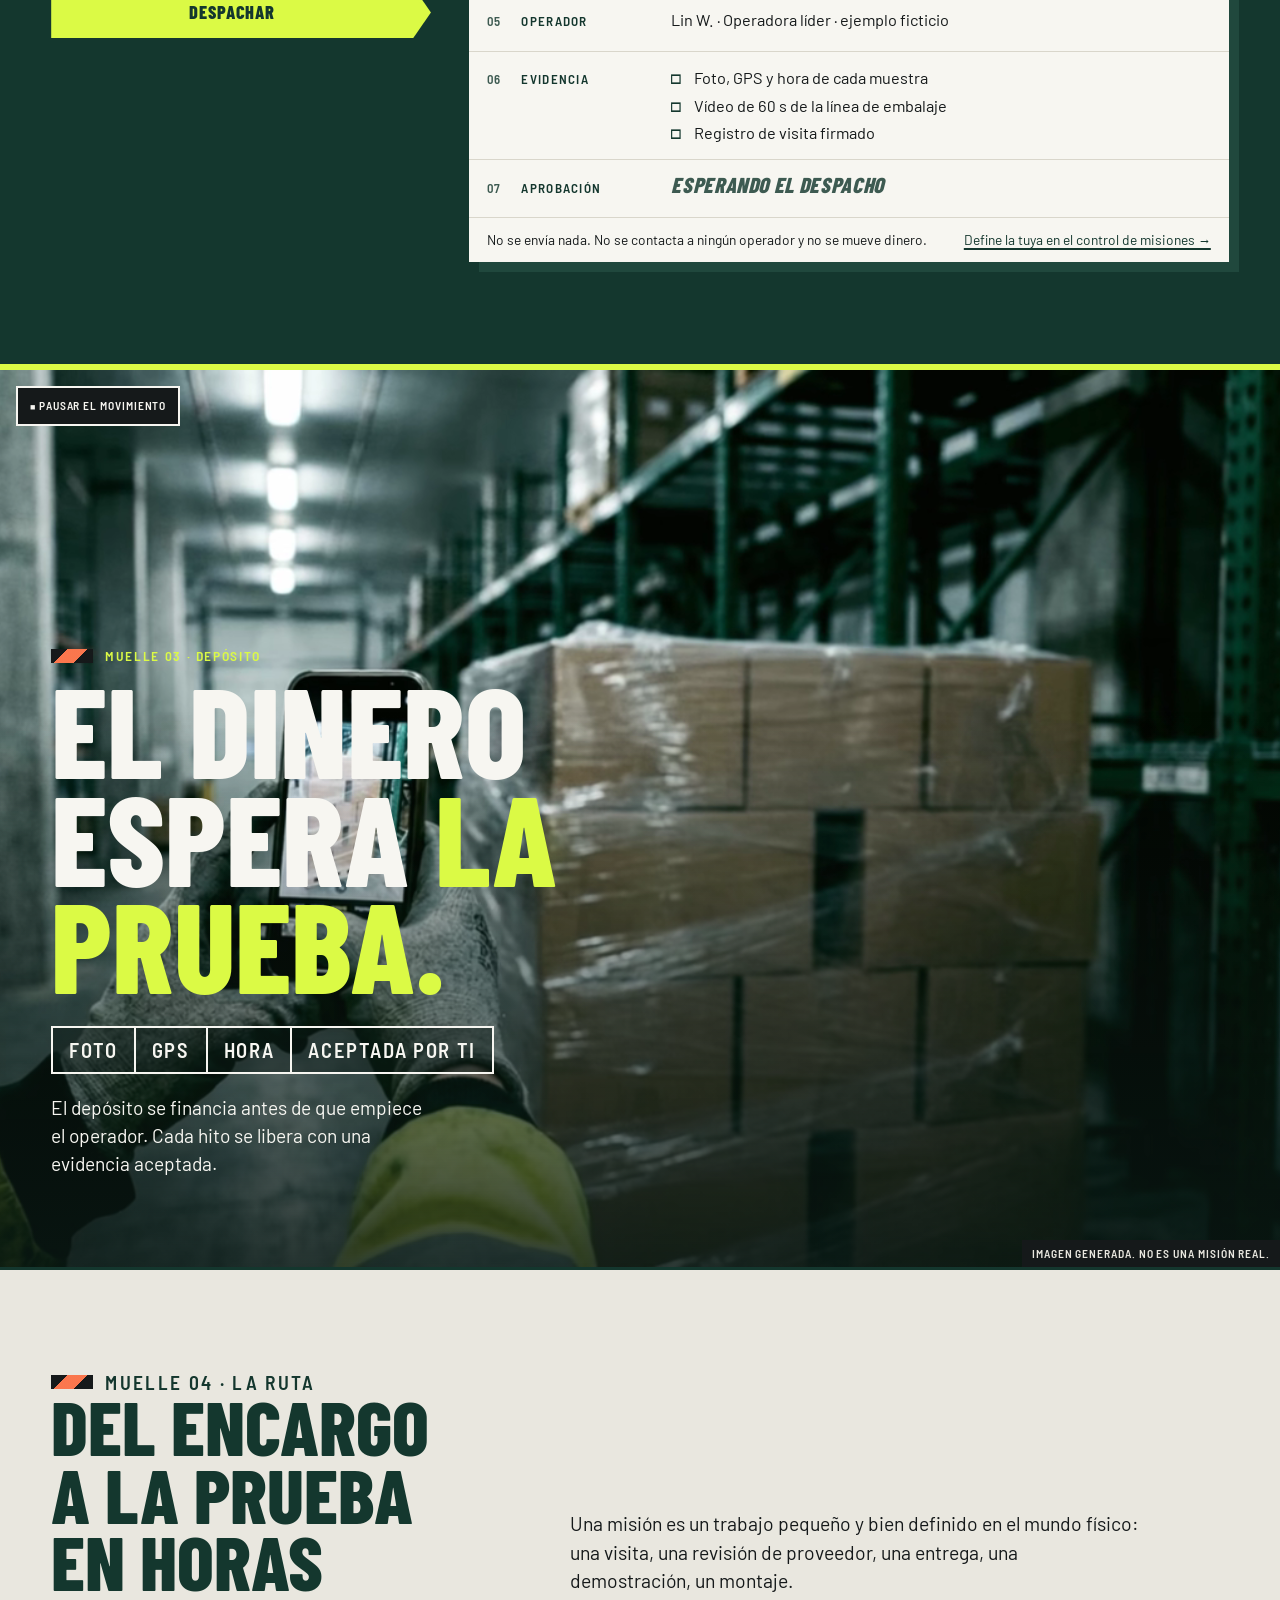
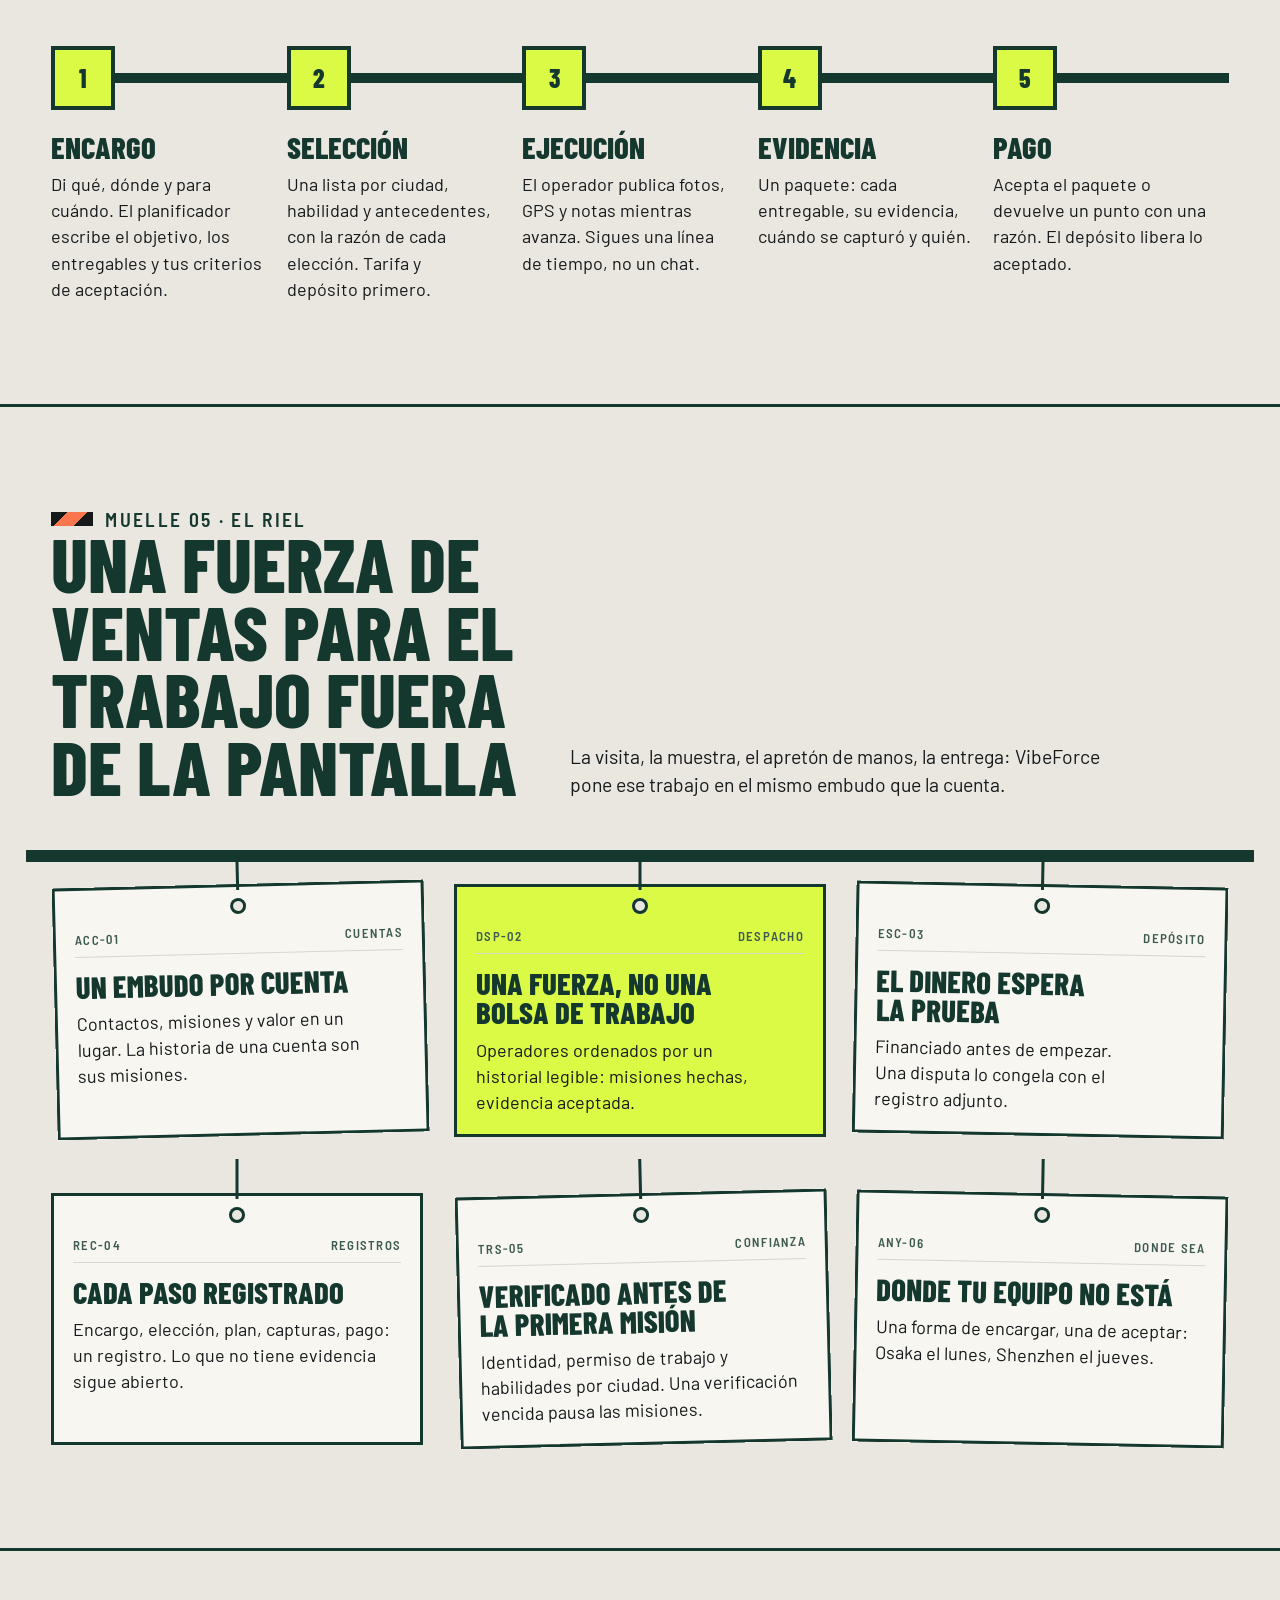
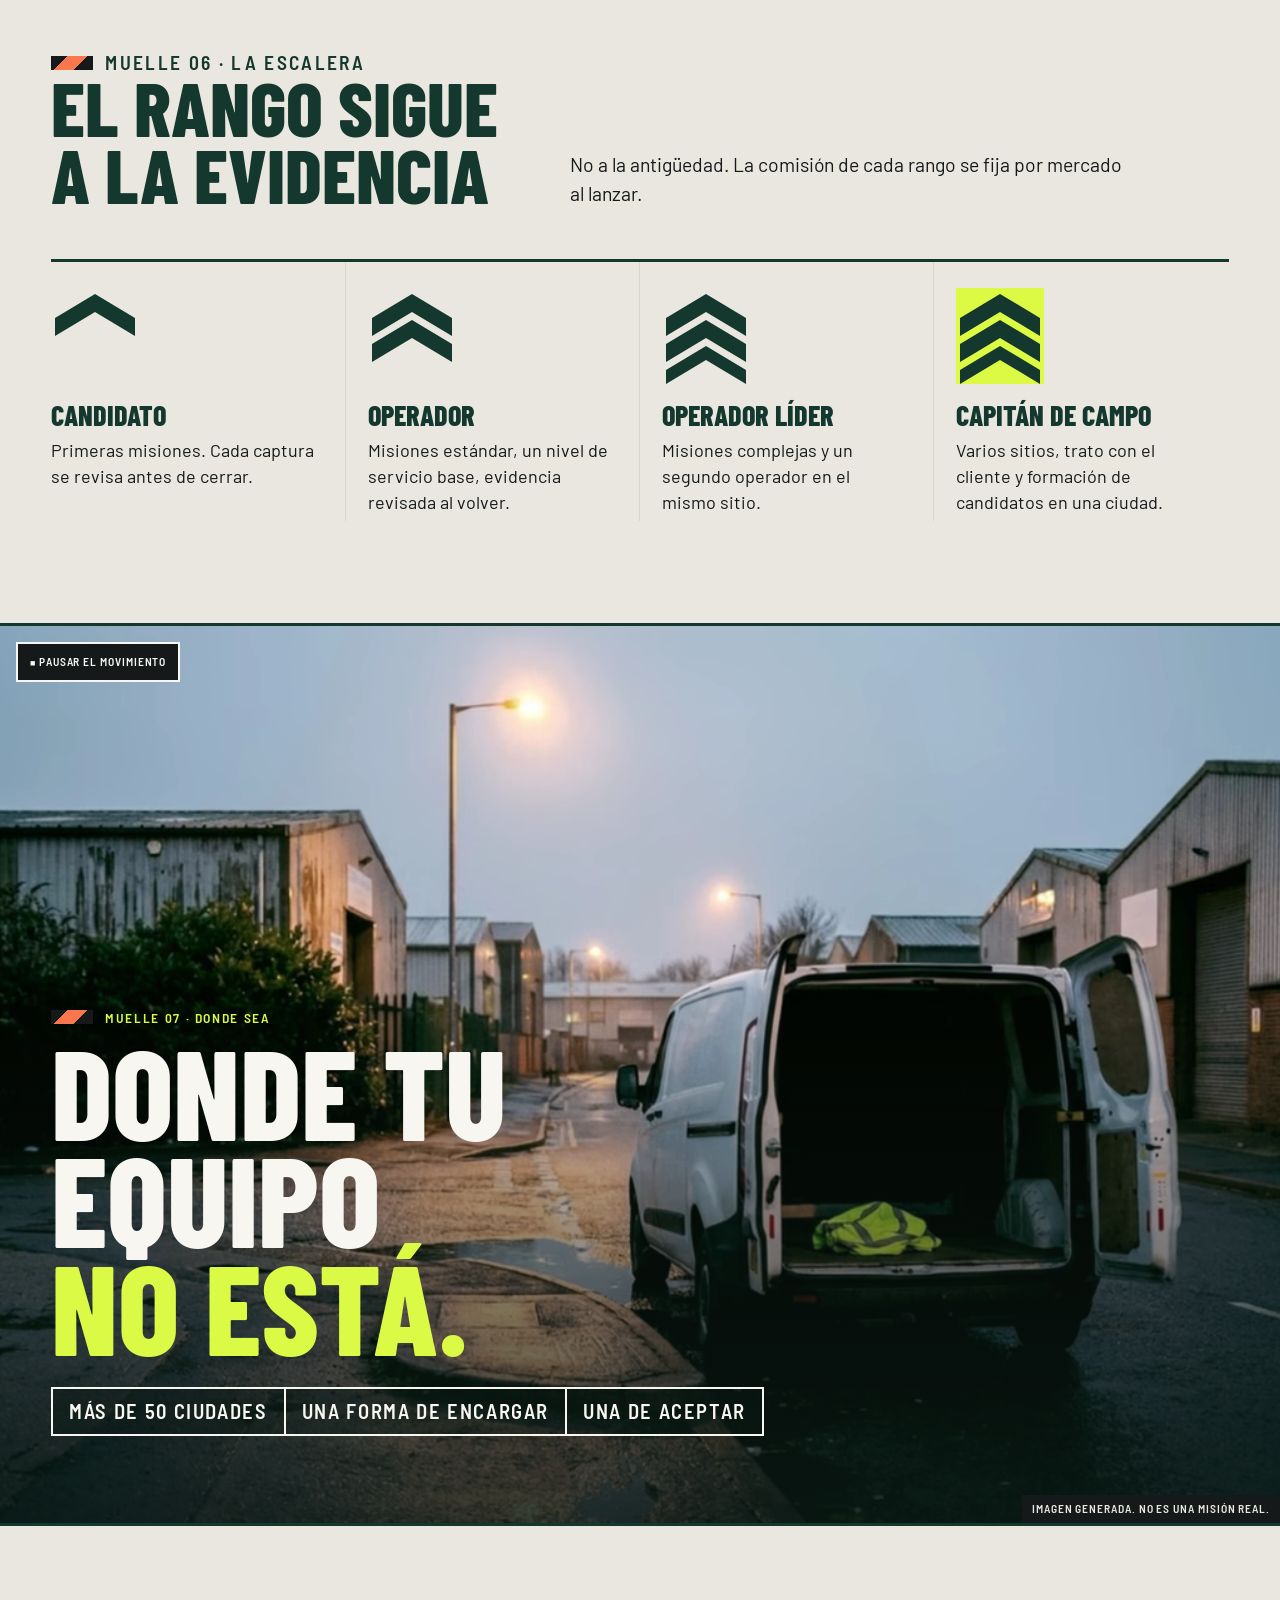
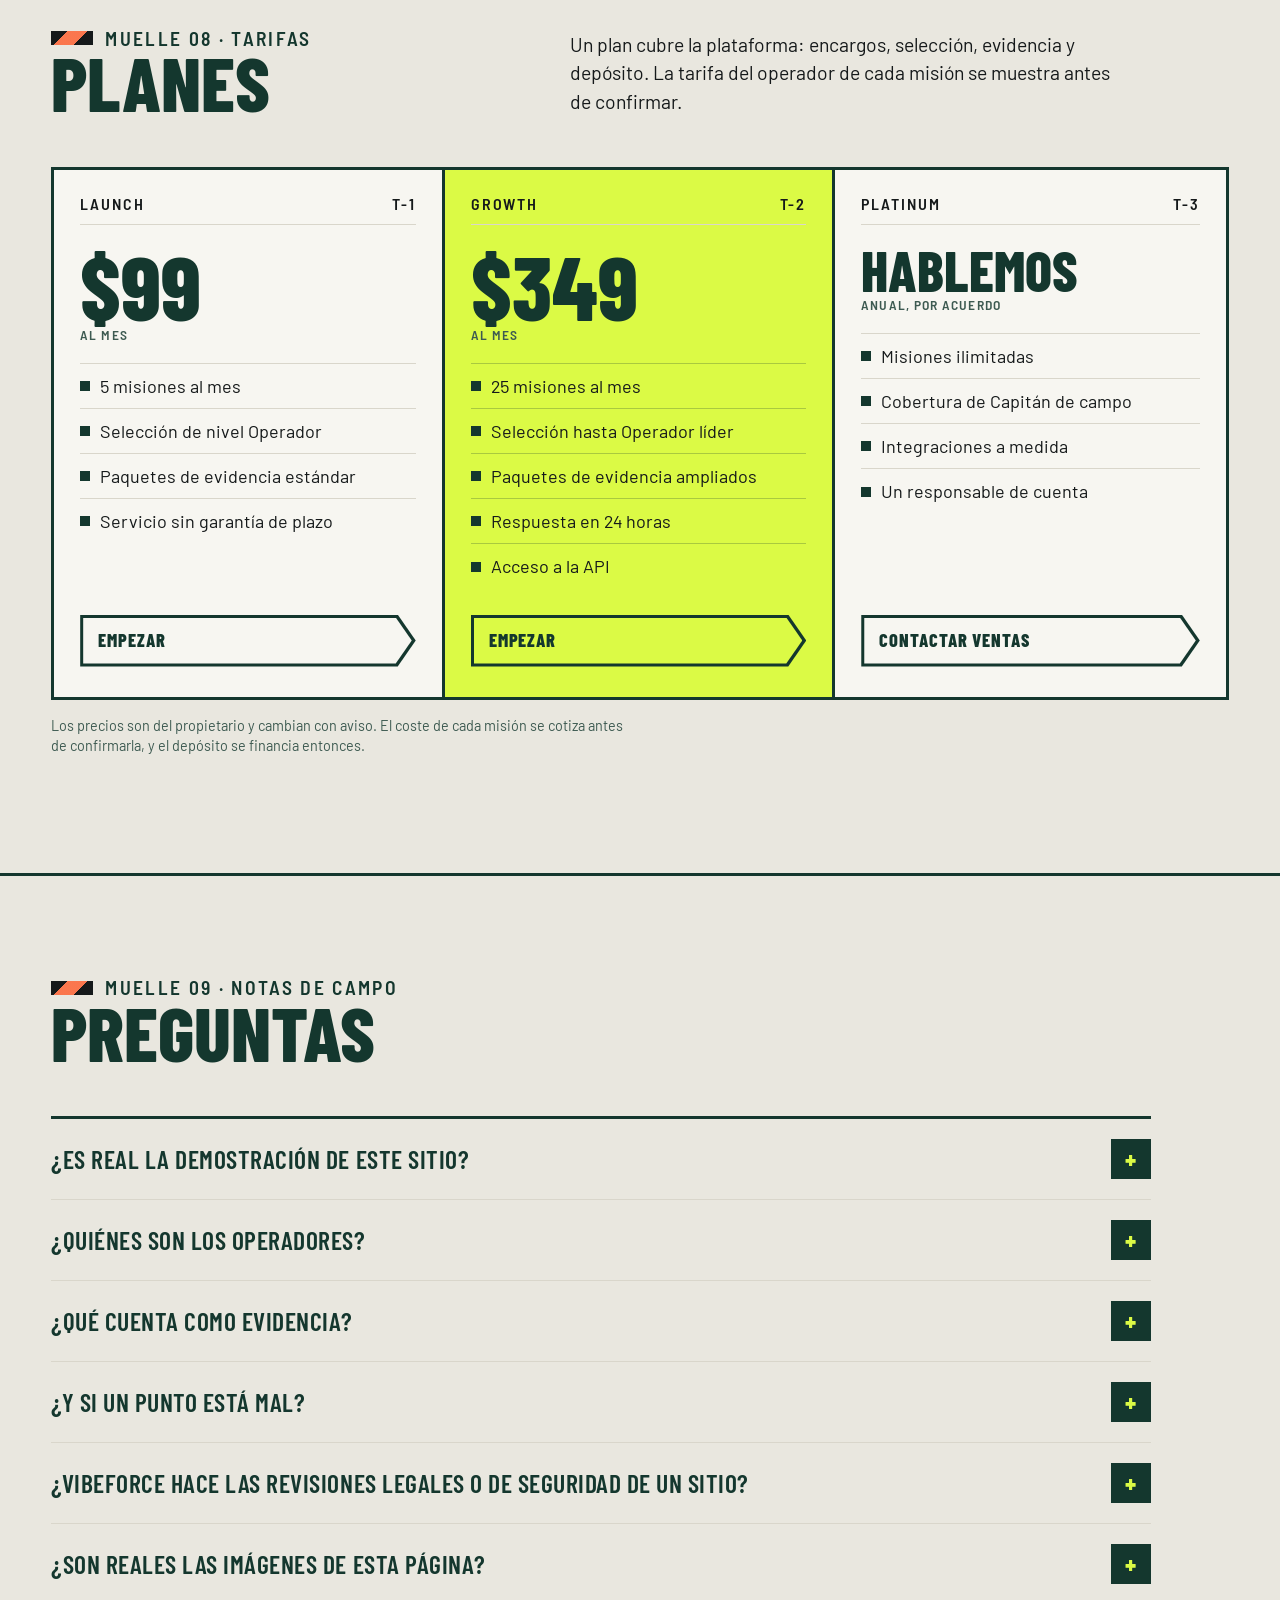
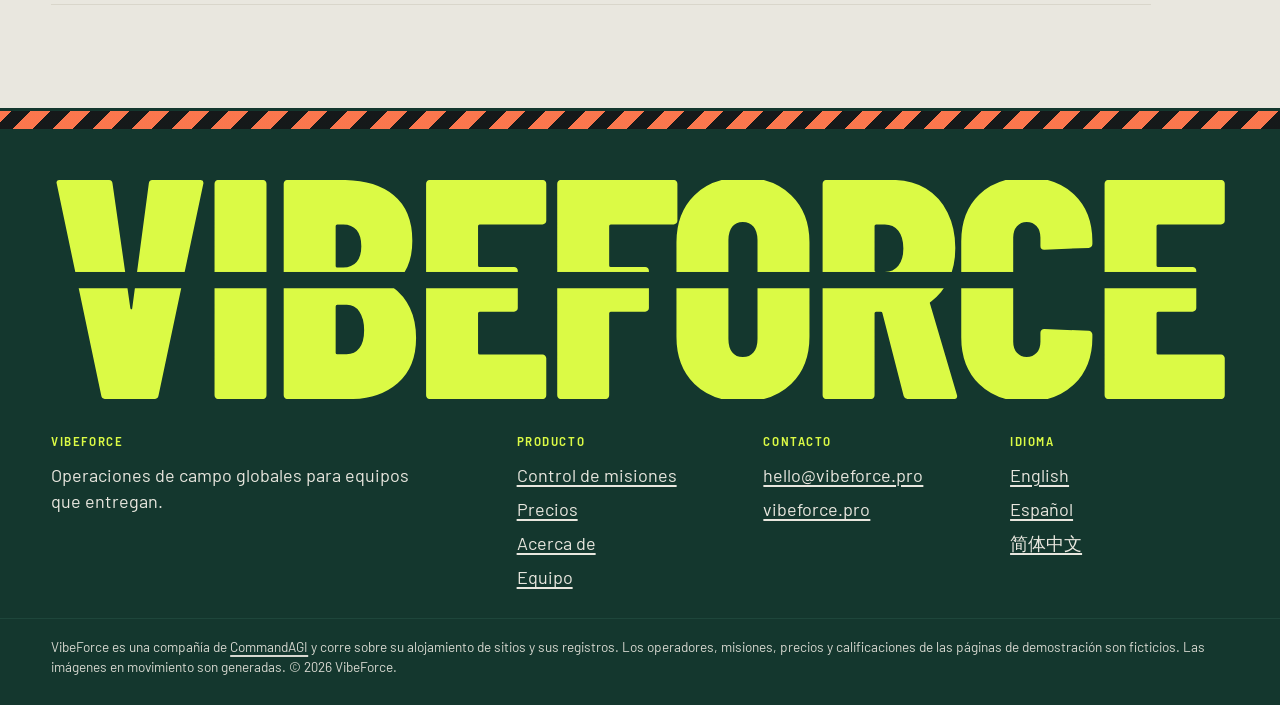
<file: es/index.html>
<!doctype html>
<html lang="es">
<head>
<meta charset="utf-8">
<meta name="viewport" content="width=device-width, initial-scale=1, viewport-fit=cover">
<meta http-equiv="Content-Security-Policy" content="default-src 'self'; script-src 'self'; style-src 'self' 'unsafe-inline'; img-src 'self' data:; media-src 'self'; connect-src 'none'; object-src 'none'; base-uri 'none'; form-action 'none'">
<title>VibeForce: la fuerza de campo para equipos que entregan</title>
<meta name="description" content="VibeForce es la red global de operaciones de campo para equipos que entregan. Describe una misión, un operador verificado la ejecuta con evidencia de foto, GPS y hora, y el depósito en garantía paga cuando se acepta la evidencia.">
<meta name="theme-color" content="#14372e">
<link rel="canonical" href="https://vibeforce.commandagi.app/es/">
<link rel="alternate" hreflang="en" href="https://vibeforce.commandagi.app/">
<link rel="alternate" hreflang="es" href="https://vibeforce.commandagi.app/es/">
<link rel="alternate" hreflang="zh-Hans" href="https://vibeforce.commandagi.app/zh/">
<meta property="og:title" content="VibeForce: la fuerza de campo para equipos que entregan">
<meta property="og:description" content="Describe una misión. Un operador verificado la hace. El depósito paga con evidencia aceptada.">
<meta property="og:image" content="https://vibeforce.commandagi.app/og.png">
<meta property="og:url" content="https://vibeforce.commandagi.app/es/">
<meta name="twitter:card" content="summary_large_image">
<link rel="preload" href="../fonts/barlow-condensed-800.woff2" as="font" type="font/woff2" crossorigin>
<link rel="preload" href="../media/yard.webp" as="image" fetchpriority="high">
<link rel="stylesheet" href="../style.css">
<link rel="icon" href="../mark.svg" type="image/svg+xml">
<link rel="apple-touch-icon" href="../touch-icon.png">
<script src="../home.js" defer></script>
</head>
<body>
<a class="skip" href="#main">Ir al contenido</a>
<header class="strip">
  <a class="brand" href="../es/index.html"><span class="wm" role="img" aria-label="VibeForce, inicio"></span></a>
  <nav class="bays" aria-label="Sitio">
    <a href="../es/index.html" aria-current="page"><b>01</b>Inicio</a>
    <a href="../es/app/"><b>02</b>Control de misiones</a>
    <a href="#pricing"><b>03</b>Precios</a>
    <a href="../es/about.html"><b>04</b>Acerca de</a>
    <a href="../team.html"><b>05</b>Equipo</a>
  </nav>
  <nav class="plate" aria-label="Idioma">
    <a href="../index.html" hreflang="en" lang="en">EN</a>
    <a href="../es/" aria-current="true" hreflang="es" lang="es">ES</a>
    <a href="../zh/" hreflang="zh-Hans" lang="zh-Hans">中文</a>
  </nav>
</header>

<main id="main">
  <section class="hero-bay" aria-labelledby="hero-title">
    <div class="hero-type">
      <p class="bayno">VibeForce · una compañía de CommandAGI</p>
      <h1 id="hero-title" class="mega">Despliega <span class="tape">donde sea.</span></h1>
      <p class="sub">Personas en el terreno, por horas.</p>
      <p class="lede">Describe una misión con palabras simples. Un operador verificado cerca del sitio la hace. El depósito paga cuando aceptas la evidencia.</p>
      <div class="btns">
        <a class="btn primary" href="app/">Describir una misión</a>
        <a class="btn" href="#dispatch">Despachar un trabajo de ejemplo</a>
      </div>
      <p class="notice"><strong>Demostración en este sitio.</strong> El control de misiones corre en tu navegador sobre una red de ejemplo: un planificador con reglas fijas, sin llamada a un modelo. Lo que escribes no sale de tu dispositivo.</p>
    </div>
    <figure class="hero-clip" style="margin:0">
      <video data-clip="yard" muted loop playsinline preload="none" poster="../media/yard.webp" aria-label="Imagen generada: un operador con chaleco reflectante cruza un patio de hormigón, visto desde arriba">
        <source data-src="../media/yard.av1.mp4" type="video/mp4; codecs=av01.0.05M.08">
        <source data-src="../media/yard.mp4" type="video/mp4">
      </video>
      <span class="mark-tl">Muelle 01 · Patio</span>
      <figcaption class="clip-cap gen">Imagen generada. No es una misión real.</figcaption>
    </figure>
  </section>

  <section id="dispatch" class="dispatch bay on-forest" aria-labelledby="dispatch-title">
    <div class="wrap">
      <div class="bay-head">
        <div>
          <p class="bayno">Muelle 02 · El manifiesto</p>
          <h2 id="dispatch-title">Despachar un trabajo de ejemplo</h2>
        </div>
        <p>Una misión son siete líneas que un cliente puede revisar y un operador puede terminar. Elige un trabajo y despáchalo.</p>
      </div>
      <div class="desk">
        <div>
          <fieldset class="jobs">
            <legend>Elige un trabajo</legend>
            <label class="job"><input type="radio" name="job" value="supplier" checked><span><b>Revisión de proveedor</b><span>Shenzhen · esta semana</span></span></label>
            <label class="job"><input type="radio" name="job" value="popup"><span><b>Montaje de stand</b><span>Osaka · sábado</span></span></label>
            <label class="job"><input type="radio" name="job" value="delivery"><span><b>Entrega de prototipo</b><span>Berlín · mañana</span></span></label>
          </fieldset>
          <button class="btn primary" id="go" type="button" hidden>Despachar</button>
        </div>
        <article class="manifest" aria-labelledby="mf-title">
          <header>
            <h3 id="mf-title">Manifiesto de misión</h3>
            <span class="no" id="mf-no">VF-S-0141</span>
            <span class="tagline illus" style="margin:0">Ilustrativo · datos de ejemplo</span>
          </header>
          <ol id="mf">
            <li data-k="objective"><span>Objetivo</span><output>Observar una tirada de producción de la carcasa y revisar tres muestras contra el plano rev. C.</output></li>
            <li data-k="place"><span>Lugar</span><output>Fábrica del proveedor, Shenzhen · esta semana</output></li>
            <li data-k="skills"><span>Habilidades</span><output><span class="chips-out"><i>Mandarín</i><i>Calibres y galgas</i><i>Visitas a fábrica</i></span></output></li>
            <li data-k="acceptance"><span>Aceptación</span><output>Tres muestras dentro de ±0,2 mm, o cada desviación fotografiada con la galga a la vista.</output></li>
            <li data-k="operator"><span>Operador</span><output>Lin W. · Operadora líder · ejemplo ficticio</output></li>
            <li data-k="evidence"><span>Evidencia</span><output><ul class="ev"><li><i>□</i>Foto, GPS y hora de cada muestra</li><li><i>□</i>Vídeo de 60 s de la línea de embalaje</li><li><i>□</i>Registro de visita firmado</li></ul></output></li>
            <li data-k="approval" class="pending"><span>Aprobación</span><output>Esperando el despacho</output></li>
          </ol>
          <footer><span>No se envía nada. No se contacta a ningún operador y no se mueve dinero.</span><a href="app/">Define la tuya en el control de misiones →</a></footer>
          <p class="sr" id="mf-live" aria-live="polite"></p>
        </article>
      </div>
    </div>
  </section>

  <section class="full" aria-labelledby="proof-title">
    <video data-clip="proof" muted loop playsinline preload="none" poster="../media/proof.webp" aria-label="Imagen generada: manos con guantes fotografían un palé embalado con un teléfono">
      <source data-src="../media/proof.av1.mp4" type="video/mp4; codecs=av01.0.05M.08">
      <source data-src="../media/proof.mp4" type="video/mp4">
    </video>
    <div class="over">
      <p class="bayno" style="color:var(--lime)">Muelle 03 · Depósito</p>
      <h2 id="proof-title">El dinero espera <em>la prueba.</em></h2>
      <ul class="facts"><li>Foto</li><li>GPS</li><li>Hora</li><li>Aceptada por ti</li></ul>
      <p class="lead">El depósito se financia antes de que empiece el operador. Cada hito se libera con una evidencia aceptada.</p>
    </div>
    <span class="clip-cap gen">Imagen generada. No es una misión real.</span>
  </section>

  <section id="how" class="bay" aria-labelledby="how-title">
    <div class="wrap">
      <div class="bay-head">
        <div>
          <p class="bayno">Muelle 04 · La ruta</p>
          <h2 id="how-title">Del encargo a la prueba en horas</h2>
        </div>
        <p>Una misión es un trabajo pequeño y bien definido en el mundo físico: una visita, una revisión de proveedor, una entrega, una demostración, un montaje.</p>
      </div>
      <div class="route-box"><span class="line" aria-hidden="true"></span>
      <ol class="route">
        <li><span class="stop" aria-hidden="true">1</span><h3>Encargo</h3><p>Di qué, dónde y para cuándo. El planificador escribe el objetivo, los entregables y tus criterios de aceptación.</p></li>
        <li><span class="stop" aria-hidden="true">2</span><h3>Selección</h3><p>Una lista por ciudad, habilidad y antecedentes, con la razón de cada elección. Tarifa y depósito primero.</p></li>
        <li><span class="stop" aria-hidden="true">3</span><h3>Ejecución</h3><p>El operador publica fotos, GPS y notas mientras avanza. Sigues una línea de tiempo, no un chat.</p></li>
        <li><span class="stop" aria-hidden="true">4</span><h3>Evidencia</h3><p>Un paquete: cada entregable, su evidencia, cuándo se capturó y quién.</p></li>
        <li><span class="stop" aria-hidden="true">5</span><h3>Pago</h3><p>Acepta el paquete o devuelve un punto con una razón. El depósito libera lo aceptado.</p></li>
      </ol></div>
    </div>
  </section>

  <section class="bay" aria-labelledby="force-title">
    <div class="wrap">
      <div class="bay-head">
        <div>
          <p class="bayno">Muelle 05 · El riel</p>
          <h2 id="force-title">Una fuerza de ventas para el trabajo fuera de la pantalla</h2>
        </div>
        <p>La visita, la muestra, el apretón de manos, la entrega: VibeForce pone ese trabajo en el mismo embudo que la cuenta.</p>
      </div>
      <div class="rail">
        <article class="tag-card"><p class="code"><span>ACC-01</span><span>Cuentas</span></p><h3>Un embudo por cuenta</h3><p>Contactos, misiones y valor en un lugar. La historia de una cuenta son sus misiones.</p></article>
        <article class="tag-card hot"><p class="code"><span>DSP-02</span><span>Despacho</span></p><h3>Una fuerza, no una bolsa de trabajo</h3><p>Operadores ordenados por un historial legible: misiones hechas, evidencia aceptada.</p></article>
        <article class="tag-card"><p class="code"><span>ESC-03</span><span>Depósito</span></p><h3>El dinero espera la prueba</h3><p>Financiado antes de empezar. Una disputa lo congela con el registro adjunto.</p></article>
        <article class="tag-card"><p class="code"><span>REC-04</span><span>Registros</span></p><h3>Cada paso registrado</h3><p>Encargo, elección, plan, capturas, pago: un registro. Lo que no tiene evidencia sigue abierto.</p></article>
        <article class="tag-card"><p class="code"><span>TRS-05</span><span>Confianza</span></p><h3>Verificado antes de la primera misión</h3><p>Identidad, permiso de trabajo y habilidades por ciudad. Una verificación vencida pausa las misiones.</p></article>
        <article class="tag-card"><p class="code"><span>ANY-06</span><span>Donde sea</span></p><h3>Donde tu equipo no está</h3><p>Una forma de encargar, una de aceptar: Osaka el lunes, Shenzhen el jueves.</p></article>
      </div>
    </div>
  </section>

  <section class="bay" aria-labelledby="ladder-title">
    <div class="wrap">
      <div class="bay-head">
        <div>
          <p class="bayno">Muelle 06 · La escalera</p>
          <h2 id="ladder-title">El rango sigue a la evidencia</h2>
        </div>
        <p>No a la antigüedad. La comisión de cada rango se fija por mercado al lanzar.</p>
      </div>
      <div class="ladder">
        <div class="rank"><svg viewBox="0 0 88 96" aria-hidden="true"><path d="M4 30 44 6l40 24v18L44 24 4 48z" fill="#14372e"/></svg><h3>Candidato</h3><p>Primeras misiones. Cada captura se revisa antes de cerrar.</p></div>
        <div class="rank"><svg viewBox="0 0 88 96" aria-hidden="true"><path d="M4 30 44 6l40 24v18L44 24 4 48z" fill="#14372e"/><path d="M4 56 44 32l40 24v18L44 50 4 74z" fill="#14372e"/></svg><h3>Operador</h3><p>Misiones estándar, un nivel de servicio base, evidencia revisada al volver.</p></div>
        <div class="rank"><svg viewBox="0 0 88 96" aria-hidden="true"><path d="M4 30 44 6l40 24v18L44 24 4 48z" fill="#14372e"/><path d="M4 56 44 32l40 24v18L44 50 4 74z" fill="#14372e"/><path d="M4 82 44 58l40 24v14L44 72 4 96z" fill="#14372e"/></svg><h3>Operador líder</h3><p>Misiones complejas y un segundo operador en el mismo sitio.</p></div>
        <div class="rank"><svg viewBox="0 0 88 96" aria-hidden="true"><rect x="0" y="0" width="88" height="96" fill="#dcfa43"/><path d="M4 30 44 6l40 24v18L44 24 4 48z" fill="#14372e"/><path d="M4 56 44 32l40 24v18L44 50 4 74z" fill="#14372e"/><path d="M4 82 44 58l40 24v14L44 72 4 96z" fill="#14372e"/></svg><h3>Capitán de campo</h3><p>Varios sitios, trato con el cliente y formación de candidatos en una ciudad.</p></div>
      </div>
    </div>
  </section>

  <section class="full" aria-labelledby="where-title">
    <video data-clip="route" muted loop playsinline preload="none" poster="../media/route.webp" aria-label="Imagen generada: una furgoneta sin marcas con las puertas abiertas en un cruce mojado al anochecer">
      <source data-src="../media/route.av1.mp4" type="video/mp4; codecs=av01.0.05M.08">
      <source data-src="../media/route.mp4" type="video/mp4">
    </video>
    <div class="over">
      <p class="bayno" style="color:var(--lime)">Muelle 07 · Donde sea</p>
      <h2 id="where-title">Donde tu equipo <em>no está.</em></h2>
      <ul class="facts"><li>Más de 50 ciudades</li><li>Una forma de encargar</li><li>Una de aceptar</li></ul>
    </div>
    <span class="clip-cap gen">Imagen generada. No es una misión real.</span>
  </section>

  <section id="pricing" class="bay" aria-labelledby="pricing-title">
    <div class="wrap">
      <div class="bay-head">
        <div>
          <p class="bayno">Muelle 08 · Tarifas</p>
          <h2 id="pricing-title">Planes</h2>
        </div>
        <p>Un plan cubre la plataforma: encargos, selección, evidencia y depósito. La tarifa del operador de cada misión se muestra antes de confirmar.</p>
      </div>
      <div class="tariff">
        <div class="plan">
          <h3><span>Launch</span><span>T-1</span></h3>
          <p class="price">$99</p>
          <p class="per">al mes</p>
          <ul><li>5 misiones al mes</li><li>Selección de nivel Operador</li><li>Paquetes de evidencia estándar</li><li>Servicio sin garantía de plazo</li></ul>
          <a class="btn" href="app/">Empezar</a>
        </div>
        <div class="plan featured">
          <h3><span>Growth</span><span>T-2</span></h3>
          <p class="price">$349</p>
          <p class="per">al mes</p>
          <ul><li>25 misiones al mes</li><li>Selección hasta Operador líder</li><li>Paquetes de evidencia ampliados</li><li>Respuesta en 24 horas</li><li>Acceso a la API</li></ul>
          <a class="btn primary" href="app/">Empezar</a>
        </div>
        <div class="plan">
          <h3><span>Platinum</span><span>T-3</span></h3>
          <p class="price words">Hablemos</p>
          <p class="per">anual, por acuerdo</p>
          <ul><li>Misiones ilimitadas</li><li>Cobertura de Capitán de campo</li><li>Integraciones a medida</li><li>Un responsable de cuenta</li></ul>
          <a class="btn" href="mailto:hello@vibeforce.pro?subject=VibeForce%20Platinum">Contactar ventas</a>
        </div>
      </div>
      <p class="fineprint muted">Los precios son del propietario y cambian con aviso. El coste de cada misión se cotiza antes de confirmarla, y el depósito se financia entonces.</p>
    </div>
  </section>

  <section class="bay" aria-labelledby="faq-title">
    <div class="wrap">
      <div class="bay-head">
        <div>
          <p class="bayno">Muelle 09 · Notas de campo</p>
          <h2 id="faq-title">Preguntas</h2>
        </div>
      </div>
      <div class="notes">
        <details><summary>¿Es real la demostración de este sitio?</summary><p>Es una demostración que funciona, no una cuenta en vivo. El planificador es un script en tu navegador: lee tu encargo, elige de una red de operadores de ejemplo y arma la misión, el plan y el embudo. No llama a ningún modelo ni envía datos. No se despacha nada y no se mueve dinero.</p></details>
        <details><summary>¿Quiénes son los operadores?</summary><p>Personas verificadas que toman misiones en su ciudad, y los agentes de IA que las apoyan. Los operadores de ejemplo de la demostración y del manifiesto son ficticios; sus nombres, calificaciones e historiales son inventados.</p></details>
        <details><summary>¿Qué cuenta como evidencia?</summary><p>Una foto con coordenada GPS y hora, un recibo firmado, un documento o un vídeo corto, adjuntos a un entregable. El paquete lista cada entregable y lo que se aceptó.</p></details>
        <details><summary>¿Y si un punto está mal?</summary><p>Devuelves ese punto con una razón. La misión sigue en revisión hasta que se rehace o se abre la disputa; el depósito no libera nada por un punto no aceptado.</p></details>
        <details><summary>¿VibeForce hace las revisiones legales o de seguridad de un sitio?</summary><p>No. Los permisos de trabajo, el acceso, las licencias y las normas de seguridad de un sitio son del cliente y del operador. VibeForce verifica la identidad y las habilidades de un operador antes de su primera misión, y registra lo verificado.</p></details>
        <details><summary>¿Son reales las imágenes de esta página?</summary><p>No. Los tres clips son imágenes y movimiento generados (fal) para este sitio. No muestran a ningún operador, cliente, lugar o misión reales.</p></details>
      </div>
    </div>
  </section>
</main>

<footer class="foot">
  <div class="haz"></div>
  <div class="big" aria-hidden="true"><span class="wm"></span></div>
  <div class="cols">
    <div><h2>VibeForce</h2><p>Operaciones de campo globales para equipos que entregan.</p></div>
    <div><h2>Producto</h2><ul><li><a href="../es/app/">Control de misiones</a></li><li><a href="#pricing">Precios</a></li><li><a href="../es/about.html">Acerca de</a></li><li><a href="../team.html">Equipo</a></li></ul></div>
    <div><h2>Contacto</h2><ul><li><a href="mailto:hello@vibeforce.pro">hello@vibeforce.pro</a></li><li><a href="https://vibeforce.pro/">vibeforce.pro</a></li></ul></div>
    <div><h2>Idioma</h2><ul><li><a href="../index.html" hreflang="en" lang="en">English</a></li><li><a href="../es/" hreflang="es" lang="es" aria-current="true">Español</a></li><li><a href="../zh/" hreflang="zh-Hans" lang="zh-Hans">简体中文</a></li></ul></div>
  </div>
  <p class="fine">VibeForce es una compañía de <a href="https://commandagi.com/">CommandAGI</a> y corre sobre su alojamiento de sitios y sus registros. Los operadores, misiones, precios y calificaciones de las páginas de demostración son ficticios. Las imágenes en movimiento son generadas. © 2026 VibeForce.</p>
</footer>
</body>
</html>
</file>
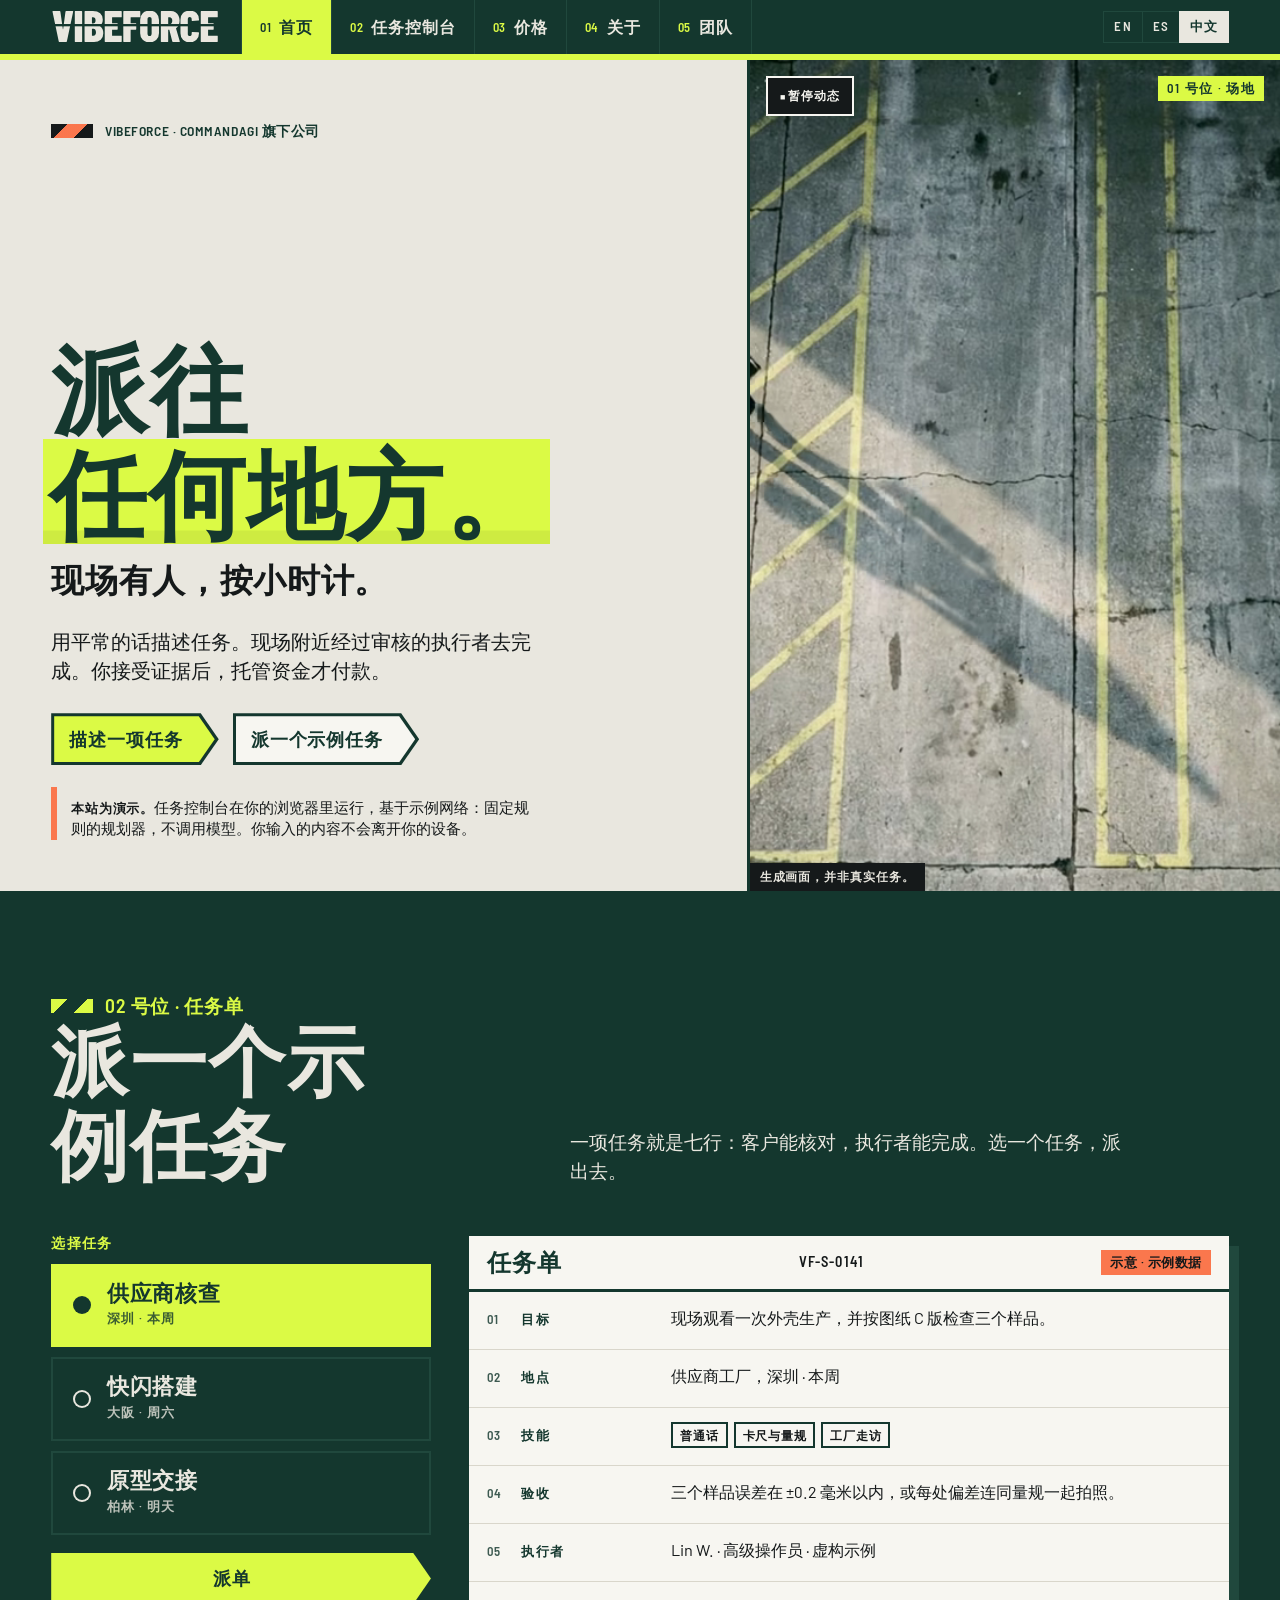
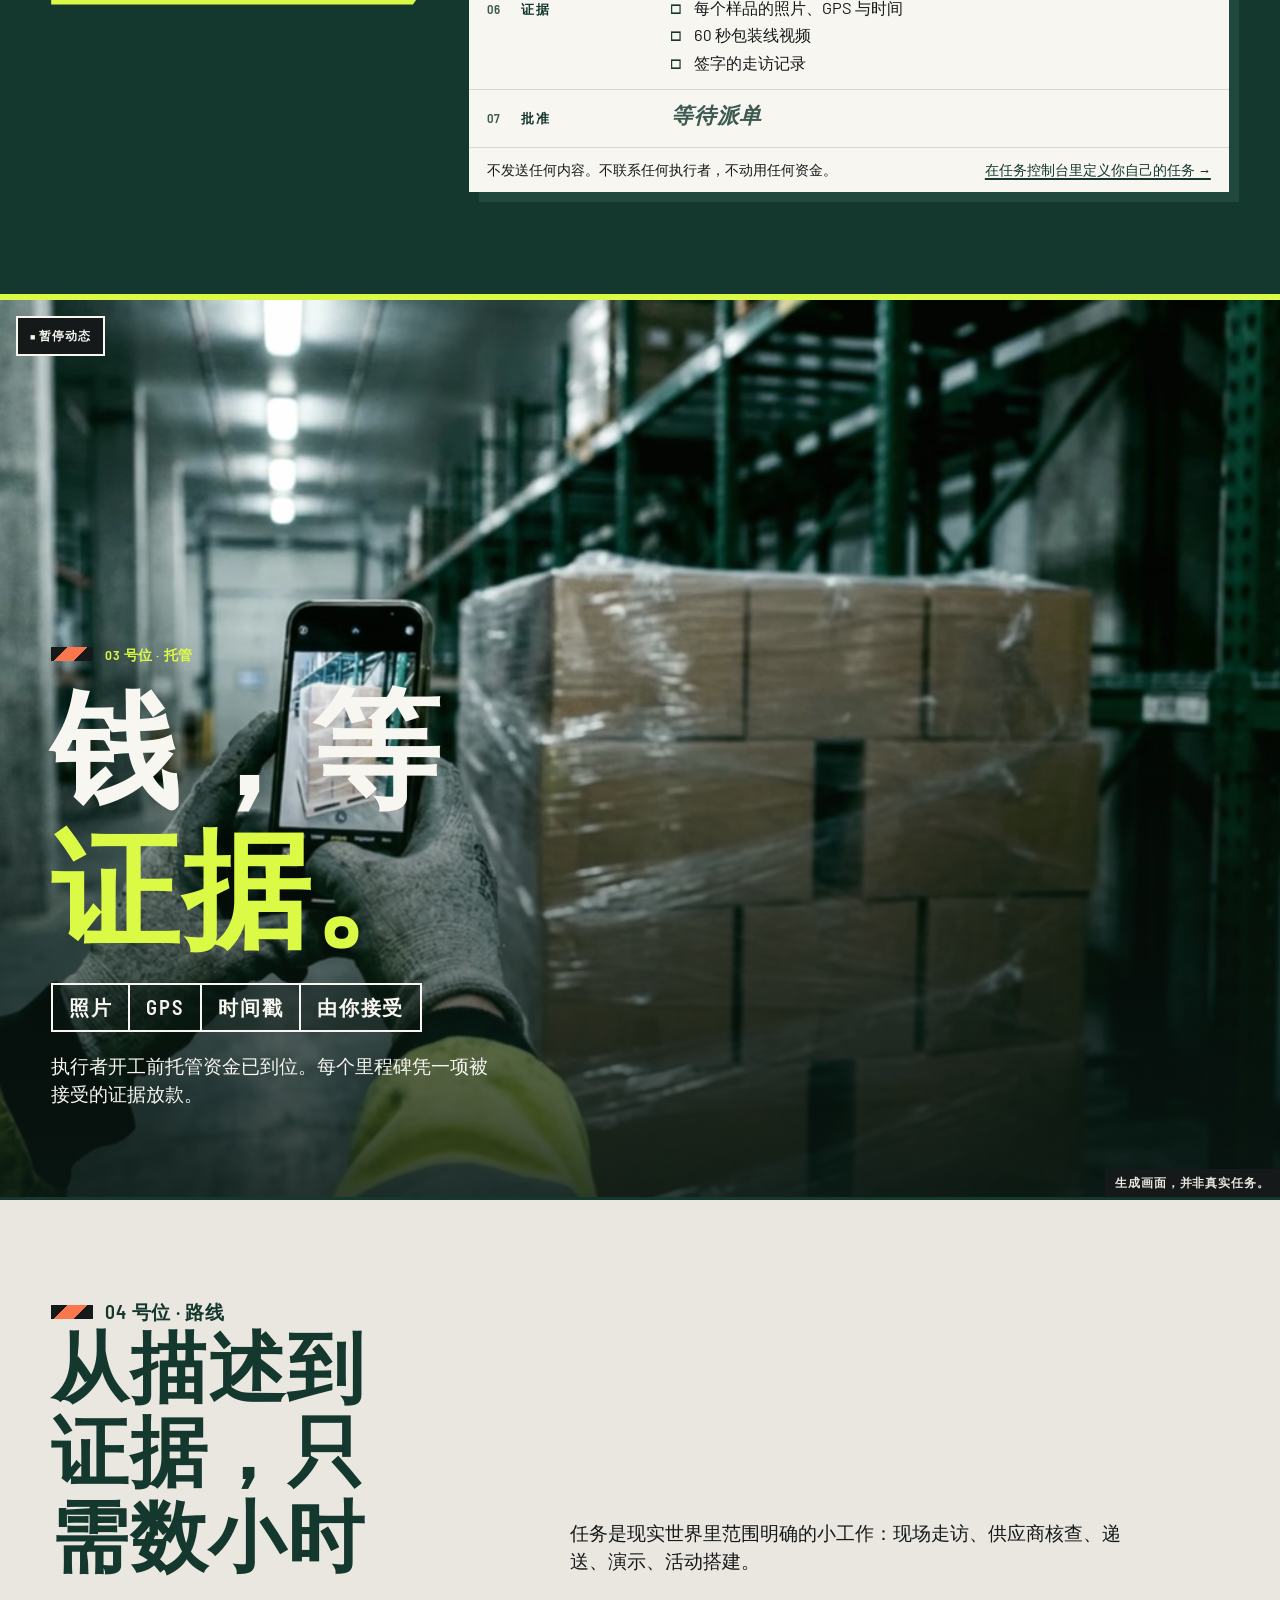
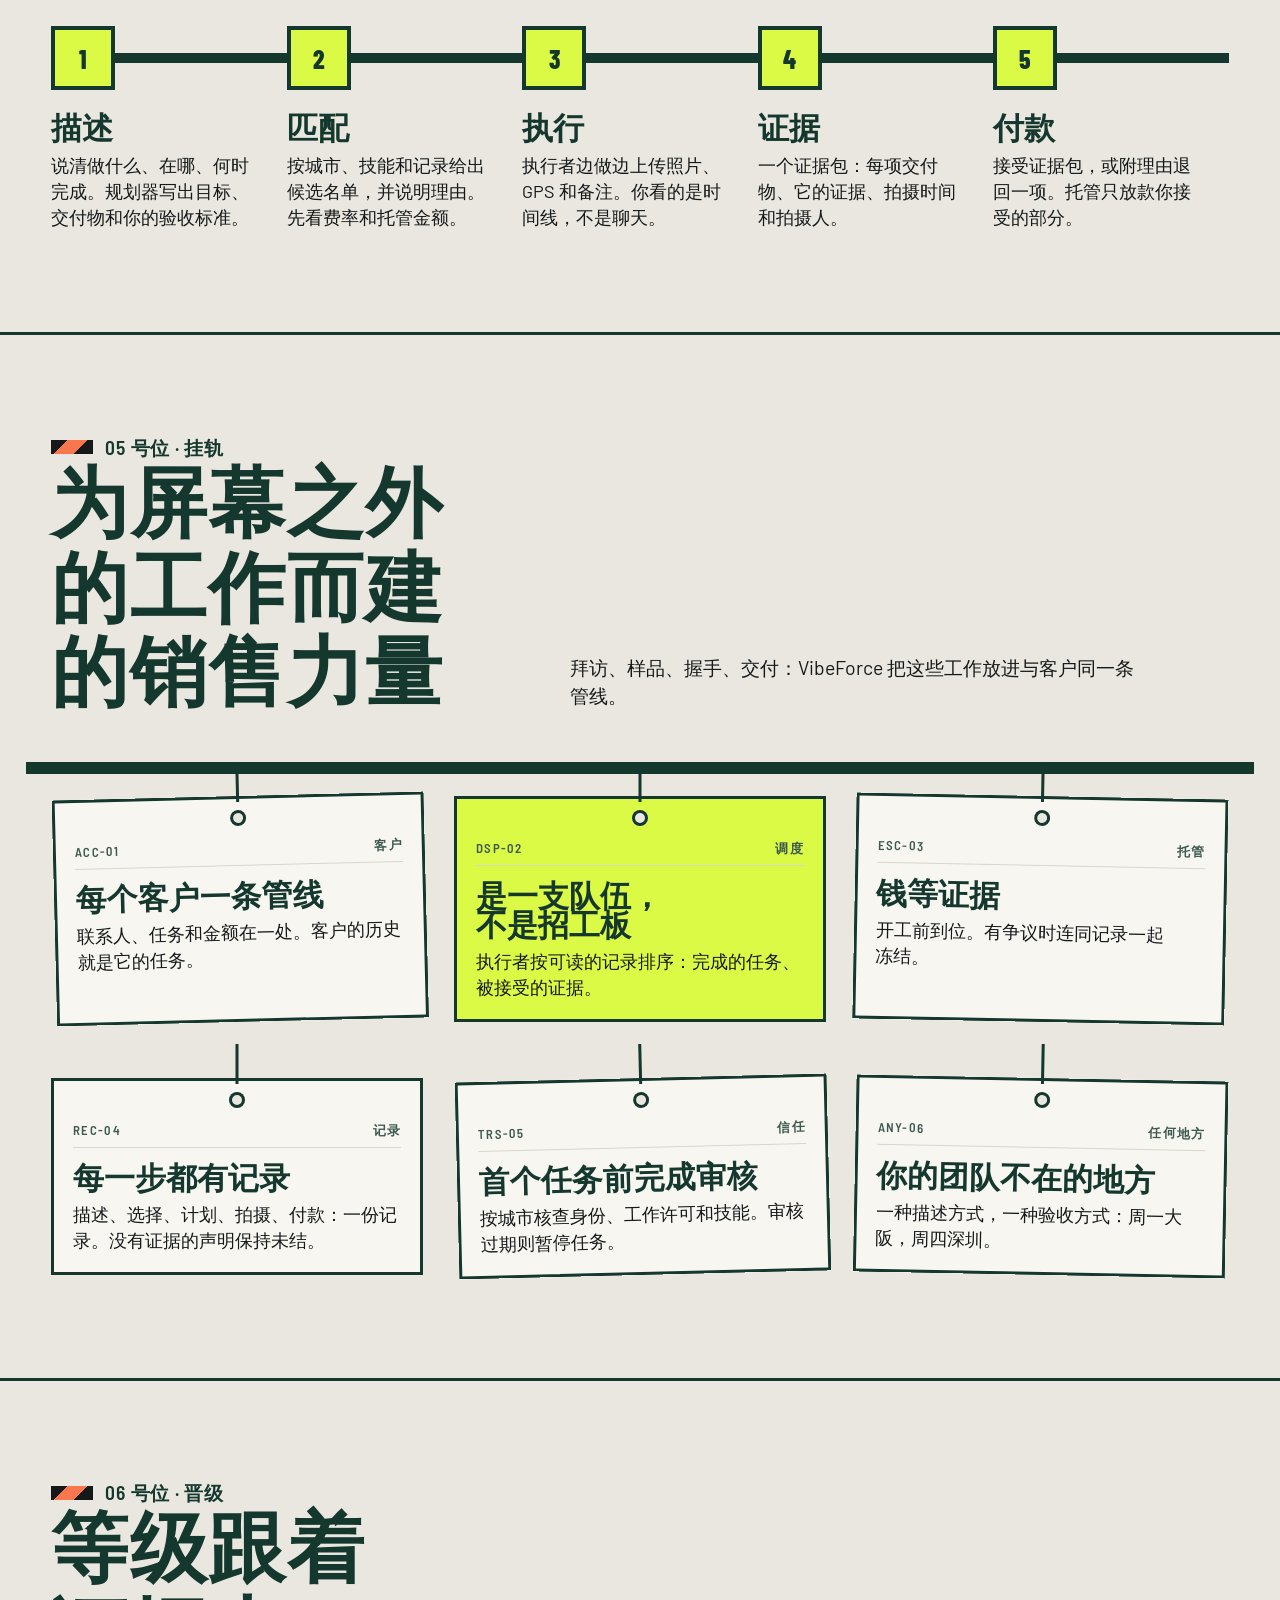
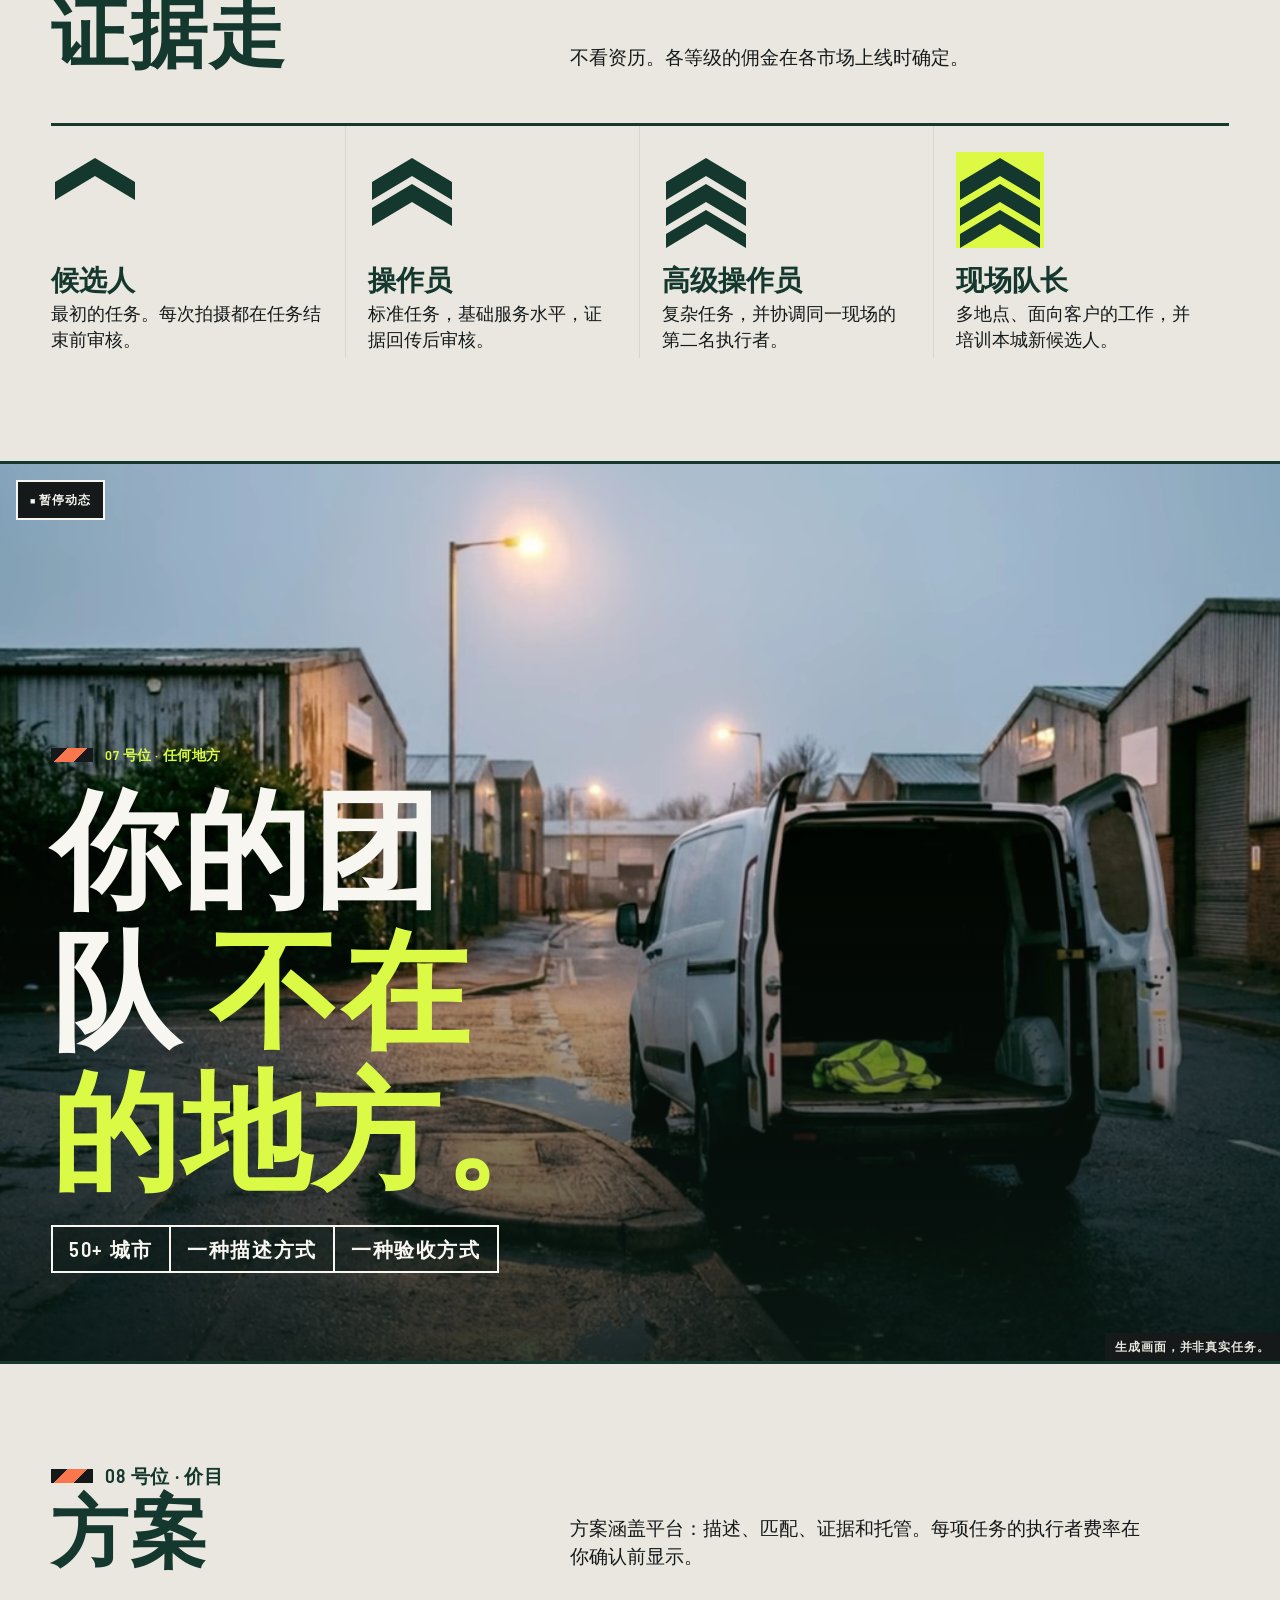
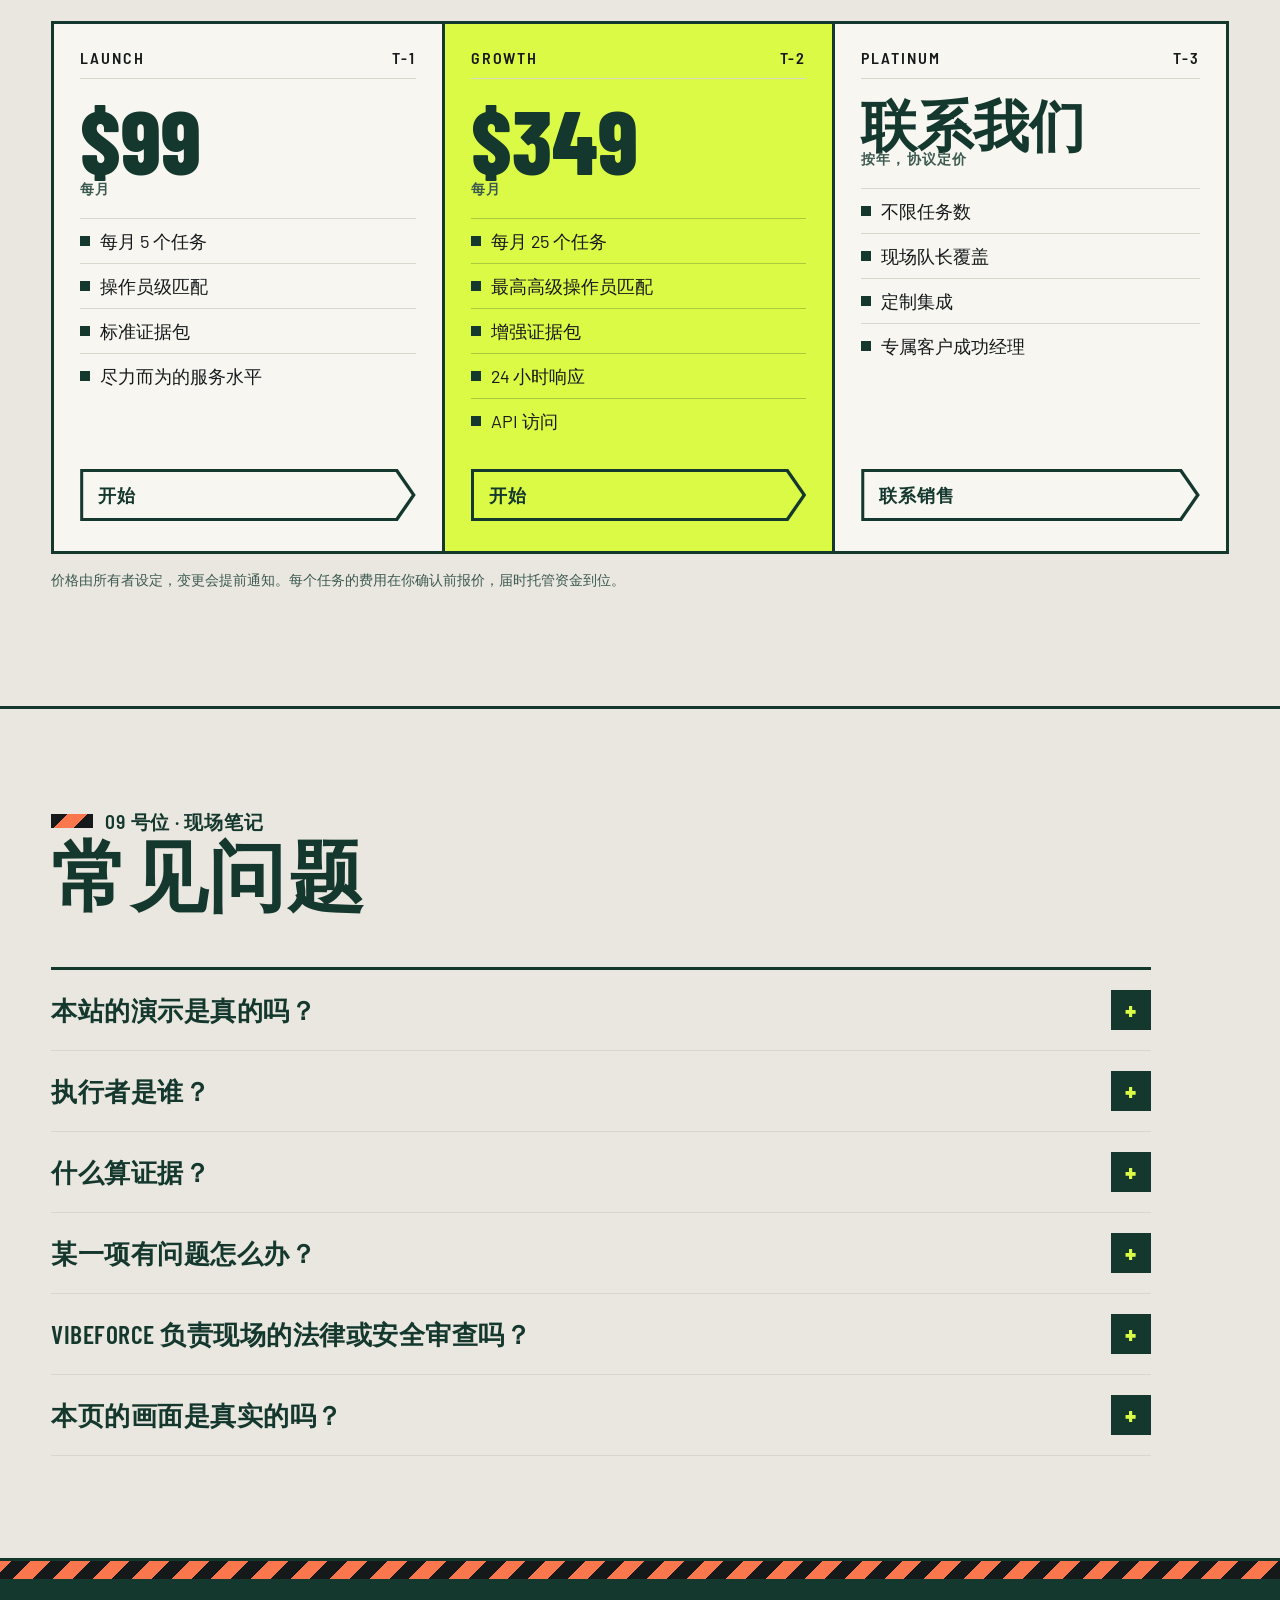
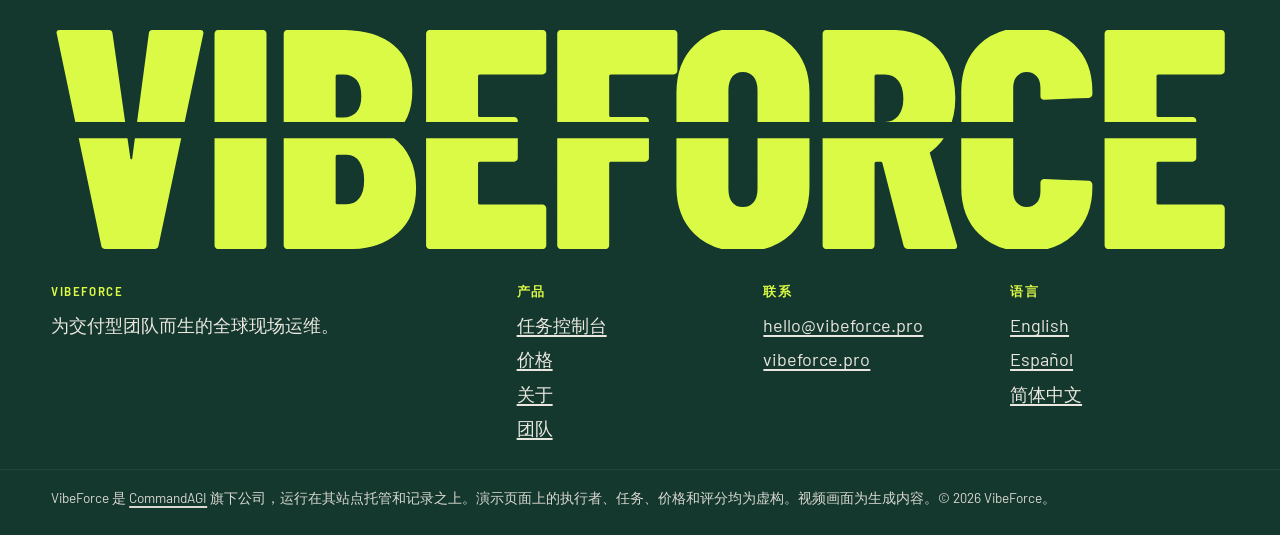
<file: zh/index.html>
<!doctype html>
<html lang="zh-Hans">
<head>
<meta charset="utf-8">
<meta name="viewport" content="width=device-width, initial-scale=1, viewport-fit=cover">
<meta http-equiv="Content-Security-Policy" content="default-src 'self'; script-src 'self'; style-src 'self' 'unsafe-inline'; img-src 'self' data:; media-src 'self'; connect-src 'none'; object-src 'none'; base-uri 'none'; form-action 'none'">
<title>VibeForce：为交付型团队而生的现场力量</title>
<meta name="description" content="VibeForce 是为交付型团队而生的全球现场运维网络。描述一项任务，经过审核的执行者用照片、GPS 和时间戳作证完成，证据被接受后托管资金才付款。">
<meta name="theme-color" content="#14372e">
<link rel="canonical" href="https://vibeforce.commandagi.app/zh/">
<link rel="alternate" hreflang="en" href="https://vibeforce.commandagi.app/">
<link rel="alternate" hreflang="es" href="https://vibeforce.commandagi.app/es/">
<link rel="alternate" hreflang="zh-Hans" href="https://vibeforce.commandagi.app/zh/">
<meta property="og:title" content="VibeForce：为交付型团队而生的现场力量">
<meta property="og:description" content="描述任务。审核过的执行者完成。证据被接受后托管付款。">
<meta property="og:image" content="https://vibeforce.commandagi.app/og.png">
<meta property="og:url" content="https://vibeforce.commandagi.app/zh/">
<meta name="twitter:card" content="summary_large_image">
<link rel="preload" href="../fonts/barlow-condensed-800.woff2" as="font" type="font/woff2" crossorigin>
<link rel="preload" href="../media/yard.webp" as="image" fetchpriority="high">
<link rel="stylesheet" href="../style.css">
<link rel="icon" href="../mark.svg" type="image/svg+xml">
<link rel="apple-touch-icon" href="../touch-icon.png">
<script src="../home.js" defer></script>
</head>
<body>
<a class="skip" href="#main">跳到正文</a>
<header class="strip">
  <a class="brand" href="../zh/index.html"><span class="wm" role="img" aria-label="VibeForce 首页"></span></a>
  <nav class="bays" aria-label="站点">
    <a href="../zh/index.html" aria-current="page"><b>01</b>首页</a>
    <a href="../zh/app/"><b>02</b>任务控制台</a>
    <a href="#pricing"><b>03</b>价格</a>
    <a href="../zh/about.html"><b>04</b>关于</a>
    <a href="../team.html"><b>05</b>团队</a>
  </nav>
  <nav class="plate" aria-label="语言">
    <a href="../index.html" hreflang="en" lang="en">EN</a>
    <a href="../es/" hreflang="es" lang="es">ES</a>
    <a href="../zh/" aria-current="true" hreflang="zh-Hans" lang="zh-Hans">中文</a>
  </nav>
</header>

<main id="main">
  <section class="hero-bay" aria-labelledby="hero-title">
    <div class="hero-type">
      <p class="bayno">VibeForce · CommandAGI 旗下公司</p>
      <h1 id="hero-title" class="mega">派往 <span class="tape">任何地方。</span></h1>
      <p class="sub">现场有人，按小时计。</p>
      <p class="lede">用平常的话描述任务。现场附近经过审核的执行者去完成。你接受证据后，托管资金才付款。</p>
      <div class="btns">
        <a class="btn primary" href="app/">描述一项任务</a>
        <a class="btn" href="#dispatch">派一个示例任务</a>
      </div>
      <p class="notice"><strong>本站为演示。</strong>任务控制台在你的浏览器里运行，基于示例网络：固定规则的规划器，不调用模型。你输入的内容不会离开你的设备。</p>
    </div>
    <figure class="hero-clip" style="margin:0">
      <video data-clip="yard" muted loop playsinline preload="none" poster="../media/yard.webp" aria-label="生成画面：一名穿反光背心的执行者从俯视角度穿过水泥场地">
        <source data-src="../media/yard.av1.mp4" type="video/mp4; codecs=av01.0.05M.08">
        <source data-src="../media/yard.mp4" type="video/mp4">
      </video>
      <span class="mark-tl">01 号位 · 场地</span>
      <figcaption class="clip-cap gen">生成画面，并非真实任务。</figcaption>
    </figure>
  </section>

  <section id="dispatch" class="dispatch bay on-forest" aria-labelledby="dispatch-title">
    <div class="wrap">
      <div class="bay-head">
        <div>
          <p class="bayno">02 号位 · 任务单</p>
          <h2 id="dispatch-title">派一个示例任务</h2>
        </div>
        <p>一项任务就是七行：客户能核对，执行者能完成。选一个任务，派出去。</p>
      </div>
      <div class="desk">
        <div>
          <fieldset class="jobs">
            <legend>选择任务</legend>
            <label class="job"><input type="radio" name="job" value="supplier" checked><span><b>供应商核查</b><span>深圳 · 本周</span></span></label>
            <label class="job"><input type="radio" name="job" value="popup"><span><b>快闪搭建</b><span>大阪 · 周六</span></span></label>
            <label class="job"><input type="radio" name="job" value="delivery"><span><b>原型交接</b><span>柏林 · 明天</span></span></label>
          </fieldset>
          <button class="btn primary" id="go" type="button" hidden>派单</button>
        </div>
        <article class="manifest" aria-labelledby="mf-title">
          <header>
            <h3 id="mf-title">任务单</h3>
            <span class="no" id="mf-no">VF-S-0141</span>
            <span class="tagline illus" style="margin:0">示意 · 示例数据</span>
          </header>
          <ol id="mf">
            <li data-k="objective"><span>目标</span><output>现场观看一次外壳生产，并按图纸 C 版检查三个样品。</output></li>
            <li data-k="place"><span>地点</span><output>供应商工厂，深圳 · 本周</output></li>
            <li data-k="skills"><span>技能</span><output><span class="chips-out"><i>普通话</i><i>卡尺与量规</i><i>工厂走访</i></span></output></li>
            <li data-k="acceptance"><span>验收</span><output>三个样品误差在 ±0.2 毫米以内，或每处偏差连同量规一起拍照。</output></li>
            <li data-k="operator"><span>执行者</span><output>Lin W. · 高级操作员 · 虚构示例</output></li>
            <li data-k="evidence"><span>证据</span><output><ul class="ev"><li><i>□</i>每个样品的照片、GPS 与时间</li><li><i>□</i>60 秒包装线视频</li><li><i>□</i>签字的走访记录</li></ul></output></li>
            <li data-k="approval" class="pending"><span>批准</span><output>等待派单</output></li>
          </ol>
          <footer><span>不发送任何内容。不联系任何执行者，不动用任何资金。</span><a href="app/">在任务控制台里定义你自己的任务 →</a></footer>
          <p class="sr" id="mf-live" aria-live="polite"></p>
        </article>
      </div>
    </div>
  </section>

  <section class="full" aria-labelledby="proof-title">
    <video data-clip="proof" muted loop playsinline preload="none" poster="../media/proof.webp" aria-label="生成画面：戴手套的手用手机拍摄一个缠膜托盘">
      <source data-src="../media/proof.av1.mp4" type="video/mp4; codecs=av01.0.05M.08">
      <source data-src="../media/proof.mp4" type="video/mp4">
    </video>
    <div class="over">
      <p class="bayno" style="color:var(--lime)">03 号位 · 托管</p>
      <h2 id="proof-title">钱，等 <em>证据。</em></h2>
      <ul class="facts"><li>照片</li><li>GPS</li><li>时间戳</li><li>由你接受</li></ul>
      <p class="lead">执行者开工前托管资金已到位。每个里程碑凭一项被接受的证据放款。</p>
    </div>
    <span class="clip-cap gen">生成画面，并非真实任务。</span>
  </section>

  <section id="how" class="bay" aria-labelledby="how-title">
    <div class="wrap">
      <div class="bay-head">
        <div>
          <p class="bayno">04 号位 · 路线</p>
          <h2 id="how-title">从描述到证据，只需数小时</h2>
        </div>
        <p>任务是现实世界里范围明确的小工作：现场走访、供应商核查、递送、演示、活动搭建。</p>
      </div>
      <div class="route-box"><span class="line" aria-hidden="true"></span>
      <ol class="route">
        <li><span class="stop" aria-hidden="true">1</span><h3>描述</h3><p>说清做什么、在哪、何时完成。规划器写出目标、交付物和你的验收标准。</p></li>
        <li><span class="stop" aria-hidden="true">2</span><h3>匹配</h3><p>按城市、技能和记录给出候选名单，并说明理由。先看费率和托管金额。</p></li>
        <li><span class="stop" aria-hidden="true">3</span><h3>执行</h3><p>执行者边做边上传照片、GPS 和备注。你看的是时间线，不是聊天。</p></li>
        <li><span class="stop" aria-hidden="true">4</span><h3>证据</h3><p>一个证据包：每项交付物、它的证据、拍摄时间和拍摄人。</p></li>
        <li><span class="stop" aria-hidden="true">5</span><h3>付款</h3><p>接受证据包，或附理由退回一项。托管只放款你接受的部分。</p></li>
      </ol></div>
    </div>
  </section>

  <section class="bay" aria-labelledby="force-title">
    <div class="wrap">
      <div class="bay-head">
        <div>
          <p class="bayno">05 号位 · 挂轨</p>
          <h2 id="force-title">为屏幕之外的工作而建的销售力量</h2>
        </div>
        <p>拜访、样品、握手、交付：VibeForce 把这些工作放进与客户同一条管线。</p>
      </div>
      <div class="rail">
        <article class="tag-card"><p class="code"><span>ACC-01</span><span>客户</span></p><h3>每个客户一条管线</h3><p>联系人、任务和金额在一处。客户的历史就是它的任务。</p></article>
        <article class="tag-card hot"><p class="code"><span>DSP-02</span><span>调度</span></p><h3>是一支队伍，不是招工板</h3><p>执行者按可读的记录排序：完成的任务、被接受的证据。</p></article>
        <article class="tag-card"><p class="code"><span>ESC-03</span><span>托管</span></p><h3>钱等证据</h3><p>开工前到位。有争议时连同记录一起冻结。</p></article>
        <article class="tag-card"><p class="code"><span>REC-04</span><span>记录</span></p><h3>每一步都有记录</h3><p>描述、选择、计划、拍摄、付款：一份记录。没有证据的声明保持未结。</p></article>
        <article class="tag-card"><p class="code"><span>TRS-05</span><span>信任</span></p><h3>首个任务前完成审核</h3><p>按城市核查身份、工作许可和技能。审核过期则暂停任务。</p></article>
        <article class="tag-card"><p class="code"><span>ANY-06</span><span>任何地方</span></p><h3>你的团队不在的地方</h3><p>一种描述方式，一种验收方式：周一大阪，周四深圳。</p></article>
      </div>
    </div>
  </section>

  <section class="bay" aria-labelledby="ladder-title">
    <div class="wrap">
      <div class="bay-head">
        <div>
          <p class="bayno">06 号位 · 晋级</p>
          <h2 id="ladder-title">等级跟着证据走</h2>
        </div>
        <p>不看资历。各等级的佣金在各市场上线时确定。</p>
      </div>
      <div class="ladder">
        <div class="rank"><svg viewBox="0 0 88 96" aria-hidden="true"><path d="M4 30 44 6l40 24v18L44 24 4 48z" fill="#14372e"/></svg><h3>候选人</h3><p>最初的任务。每次拍摄都在任务结束前审核。</p></div>
        <div class="rank"><svg viewBox="0 0 88 96" aria-hidden="true"><path d="M4 30 44 6l40 24v18L44 24 4 48z" fill="#14372e"/><path d="M4 56 44 32l40 24v18L44 50 4 74z" fill="#14372e"/></svg><h3>操作员</h3><p>标准任务，基础服务水平，证据回传后审核。</p></div>
        <div class="rank"><svg viewBox="0 0 88 96" aria-hidden="true"><path d="M4 30 44 6l40 24v18L44 24 4 48z" fill="#14372e"/><path d="M4 56 44 32l40 24v18L44 50 4 74z" fill="#14372e"/><path d="M4 82 44 58l40 24v14L44 72 4 96z" fill="#14372e"/></svg><h3>高级操作员</h3><p>复杂任务，并协调同一现场的第二名执行者。</p></div>
        <div class="rank"><svg viewBox="0 0 88 96" aria-hidden="true"><rect x="0" y="0" width="88" height="96" fill="#dcfa43"/><path d="M4 30 44 6l40 24v18L44 24 4 48z" fill="#14372e"/><path d="M4 56 44 32l40 24v18L44 50 4 74z" fill="#14372e"/><path d="M4 82 44 58l40 24v14L44 72 4 96z" fill="#14372e"/></svg><h3>现场队长</h3><p>多地点、面向客户的工作，并培训本城新候选人。</p></div>
      </div>
    </div>
  </section>

  <section class="full" aria-labelledby="where-title">
    <video data-clip="route" muted loop playsinline preload="none" poster="../media/route.webp" aria-label="生成画面：黄昏时湿漉漉的路口，一辆无标识的厢式货车打开后门">
      <source data-src="../media/route.av1.mp4" type="video/mp4; codecs=av01.0.05M.08">
      <source data-src="../media/route.mp4" type="video/mp4">
    </video>
    <div class="over">
      <p class="bayno" style="color:var(--lime)">07 号位 · 任何地方</p>
      <h2 id="where-title">你的团队 <em>不在的地方。</em></h2>
      <ul class="facts"><li>50+ 城市</li><li>一种描述方式</li><li>一种验收方式</li></ul>
    </div>
    <span class="clip-cap gen">生成画面，并非真实任务。</span>
  </section>

  <section id="pricing" class="bay" aria-labelledby="pricing-title">
    <div class="wrap">
      <div class="bay-head">
        <div>
          <p class="bayno">08 号位 · 价目</p>
          <h2 id="pricing-title">方案</h2>
        </div>
        <p>方案涵盖平台：描述、匹配、证据和托管。每项任务的执行者费率在你确认前显示。</p>
      </div>
      <div class="tariff">
        <div class="plan">
          <h3><span>Launch</span><span>T-1</span></h3>
          <p class="price">$99</p>
          <p class="per">每月</p>
          <ul><li>每月 5 个任务</li><li>操作员级匹配</li><li>标准证据包</li><li>尽力而为的服务水平</li></ul>
          <a class="btn" href="app/">开始</a>
        </div>
        <div class="plan featured">
          <h3><span>Growth</span><span>T-2</span></h3>
          <p class="price">$349</p>
          <p class="per">每月</p>
          <ul><li>每月 25 个任务</li><li>最高高级操作员匹配</li><li>增强证据包</li><li>24 小时响应</li><li>API 访问</li></ul>
          <a class="btn primary" href="app/">开始</a>
        </div>
        <div class="plan">
          <h3><span>Platinum</span><span>T-3</span></h3>
          <p class="price words">联系我们</p>
          <p class="per">按年，协议定价</p>
          <ul><li>不限任务数</li><li>现场队长覆盖</li><li>定制集成</li><li>专属客户成功经理</li></ul>
          <a class="btn" href="mailto:hello@vibeforce.pro?subject=VibeForce%20Platinum">联系销售</a>
        </div>
      </div>
      <p class="fineprint muted">价格由所有者设定，变更会提前通知。每个任务的费用在你确认前报价，届时托管资金到位。</p>
    </div>
  </section>

  <section class="bay" aria-labelledby="faq-title">
    <div class="wrap">
      <div class="bay-head">
        <div>
          <p class="bayno">09 号位 · 现场笔记</p>
          <h2 id="faq-title">常见问题</h2>
        </div>
      </div>
      <div class="notes">
        <details><summary>本站的演示是真的吗？</summary><p>它是可用的演示，不是真实账户。规划器是你浏览器里的脚本：读取你的描述，从示例执行者网络中挑选，生成任务、计划和管线。它不调用模型，不发送数据。不会派出任何人，也不会动用资金。</p></details>
        <details><summary>执行者是谁？</summary><p>在自己城市接任务的审核过的人，以及支持他们的 AI 智能体。演示和上方任务单中的示例执行者均为虚构，姓名、评分和记录都是编造的。</p></details>
        <details><summary>什么算证据？</summary><p>带 GPS 坐标和时间戳的照片、签收单、文件或短视频，挂在某一项交付物上。证据包列出每项交付物及其被接受的内容。</p></details>
        <details><summary>某一项有问题怎么办？</summary><p>附理由退回该项。任务保持审核状态，直到重做或提出争议；未被接受的项目，托管不放款。</p></details>
        <details><summary>VibeForce 负责现场的法律或安全审查吗？</summary><p>不负责。工作许可、现场准入、执照和安全规定由客户和执行者负责。VibeForce 在执行者首个任务前核查其身份和技能，并记录核查内容。</p></details>
        <details><summary>本页的画面是真实的吗？</summary><p>不是。三段视频是为本站生成的图像和动态（fal），不呈现任何真实的执行者、客户、地点或任务。</p></details>
      </div>
    </div>
  </section>
</main>

<footer class="foot">
  <div class="haz"></div>
  <div class="big" aria-hidden="true"><span class="wm"></span></div>
  <div class="cols">
    <div><h2>VibeForce</h2><p>为交付型团队而生的全球现场运维。</p></div>
    <div><h2>产品</h2><ul><li><a href="../zh/app/">任务控制台</a></li><li><a href="#pricing">价格</a></li><li><a href="../zh/about.html">关于</a></li><li><a href="../team.html">团队</a></li></ul></div>
    <div><h2>联系</h2><ul><li><a href="mailto:hello@vibeforce.pro">hello@vibeforce.pro</a></li><li><a href="https://vibeforce.pro/">vibeforce.pro</a></li></ul></div>
    <div><h2>语言</h2><ul><li><a href="../index.html" hreflang="en" lang="en">English</a></li><li><a href="../es/" hreflang="es" lang="es">Español</a></li><li><a href="../zh/" hreflang="zh-Hans" lang="zh-Hans" aria-current="true">简体中文</a></li></ul></div>
  </div>
  <p class="fine">VibeForce 是 <a href="https://commandagi.com/">CommandAGI</a> 旗下公司，运行在其站点托管和记录之上。演示页面上的执行者、任务、价格和评分均为虚构。视频画面为生成内容。© 2026 VibeForce。</p>
</footer>
</body>
</html>
</file>
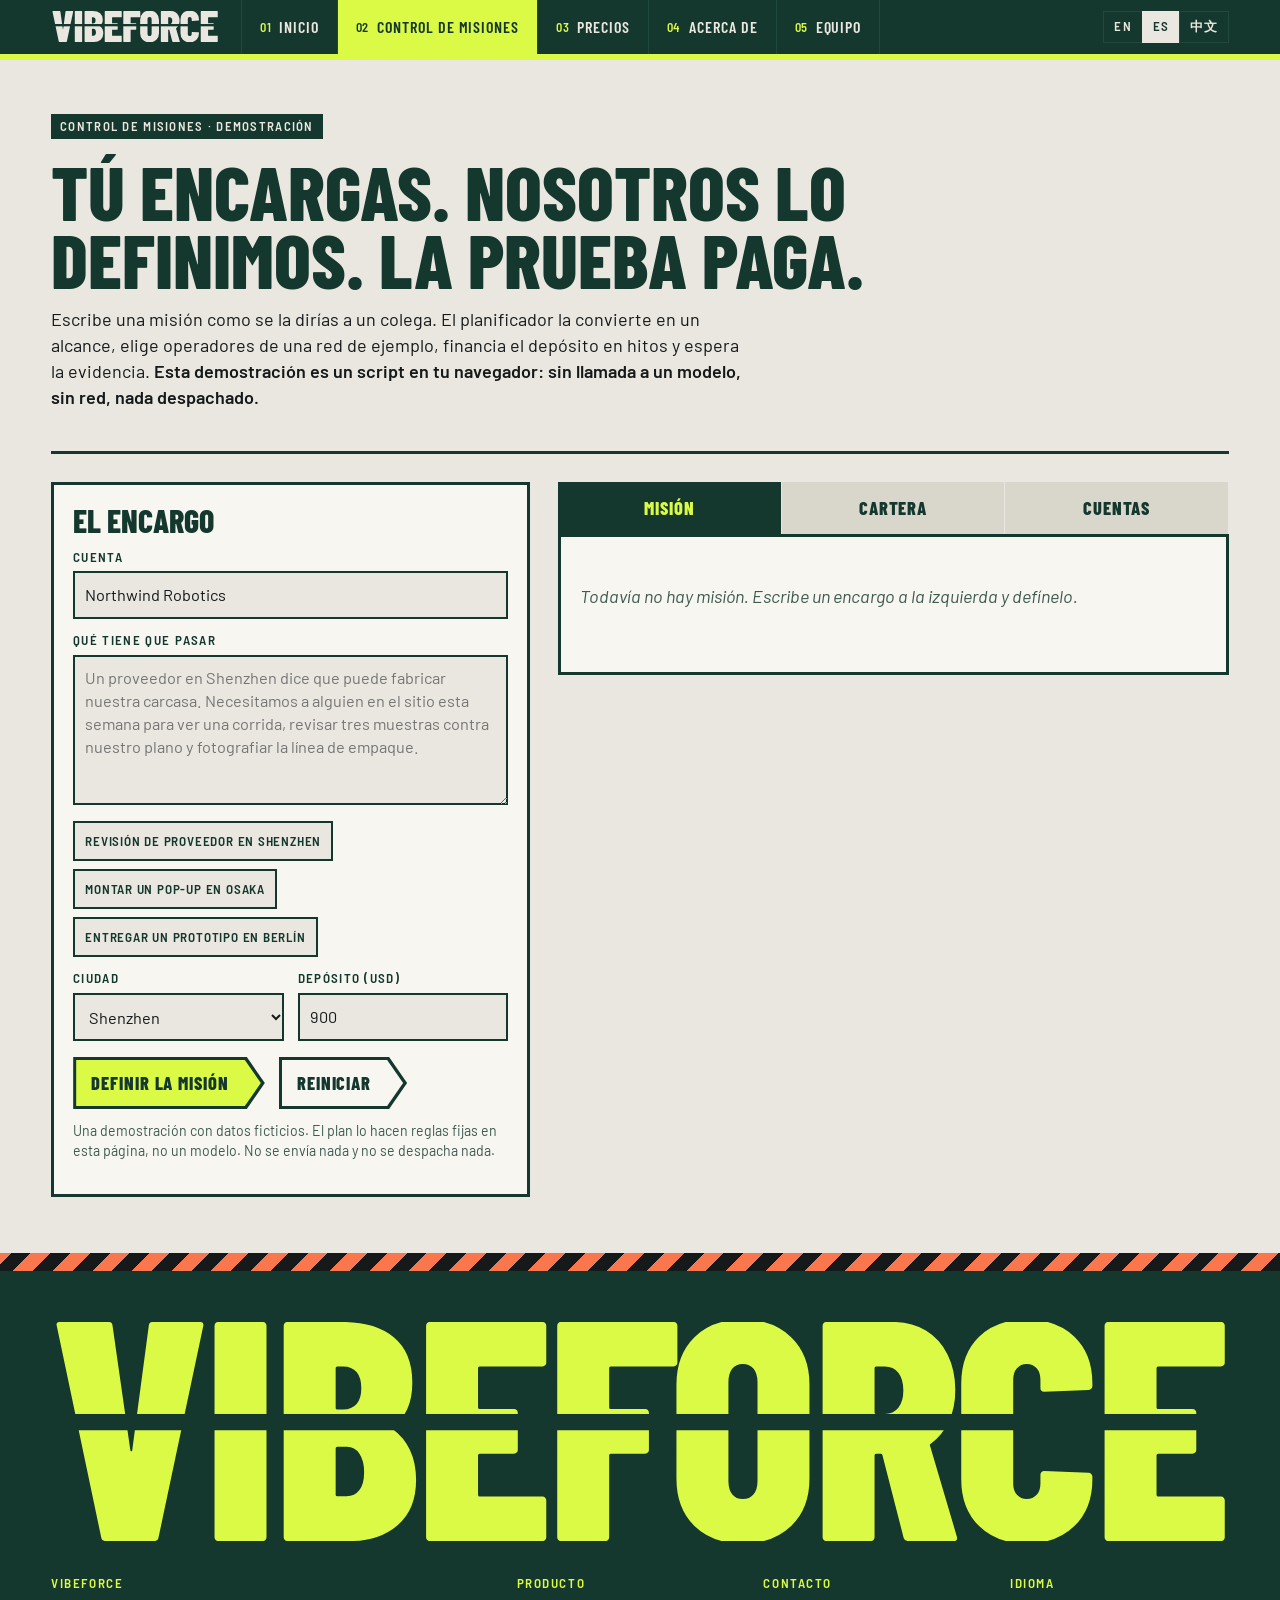
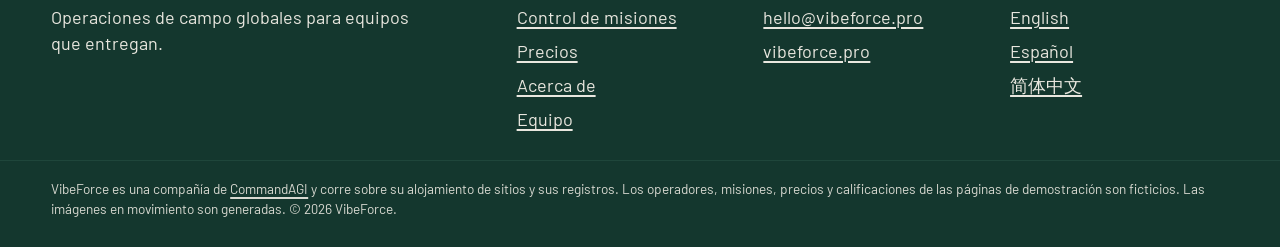
<file: es/app/index.html>
<!doctype html>
<html lang="es">
<head>
<meta charset="utf-8">
<meta name="viewport" content="width=device-width, initial-scale=1, viewport-fit=cover">
<meta http-equiv="Content-Security-Policy" content="default-src 'self'; script-src 'self'; style-src 'self' 'unsafe-inline'; img-src 'self' data:; media-src 'self'; connect-src 'none'; object-src 'none'; base-uri 'none'; form-action 'none'">
<title>Control de misiones | VibeForce</title>
<meta name="description" content="Demostración del control de misiones de VibeForce: describe una misión, obtén un alcance, candidatos, hitos en depósito y un paquete de evidencia, en tu navegador.">
<link rel="canonical" href="https://vibeforce.commandagi.app/es/app/">
<link rel="alternate" hreflang="en" href="https://vibeforce.commandagi.app/app/">
<link rel="alternate" hreflang="es" href="https://vibeforce.commandagi.app/es/app/">
<link rel="alternate" hreflang="zh-Hans" href="https://vibeforce.commandagi.app/zh/app/">
<meta name="theme-color" content="#14372e">
<link rel="preload" href="../../fonts/barlow-condensed-800.woff2" as="font" type="font/woff2" crossorigin>
<link rel="preload" href="../../fonts/barlow-400.woff2" as="font" type="font/woff2" crossorigin>
<link rel="stylesheet" href="../../style.css">
<link rel="icon" href="../../mark.svg" type="image/svg+xml">
<link rel="apple-touch-icon" href="../../touch-icon.png">
<meta property="og:image" content="https://vibeforce.commandagi.app/og.png">
<meta name="twitter:card" content="summary_large_image">
</head>
<body class="app">
<a class="skip" href="#main">Ir al contenido</a>
<header class="strip">
  <a class="brand" href="../../es/index.html"><span class="wm" role="img" aria-label="VibeForce, inicio"></span></a>
  <nav class="bays" aria-label="Sitio">
    <a href="../../es/index.html"><b>01</b>Inicio</a>
    <a href="../../es/app/" aria-current="page"><b>02</b>Control de misiones</a>
    <a href="../../es/index.html#pricing"><b>03</b>Precios</a>
    <a href="../../es/about.html"><b>04</b>Acerca de</a>
    <a href="../../team.html"><b>05</b>Equipo</a>
  </nav>
  <nav class="plate" aria-label="Idioma">
    <a href="../../app/" hreflang="en" lang="en">EN</a>
    <a href="../../es/app/" aria-current="true" hreflang="es" lang="es">ES</a>
    <a href="../../zh/app/" hreflang="zh-Hans" lang="zh-Hans">中文</a>
  </nav>
</header>

<main id="main" class="wrap">
  <section class="hero" style="padding-bottom:24px">
    <p class="eyebrow">Control de misiones · demostración</p>
    <h1 style="font-size:clamp(1.8rem,4vw,2.6rem)">Tú encargas. Nosotros lo definimos. La prueba paga.</h1>
    <p class="lede">Escribe una misión como se la dirías a un colega. El planificador la convierte en un alcance, elige operadores de una red de ejemplo, financia el depósito en hitos y espera la evidencia. <strong>Esta demostración es un script en tu navegador: sin llamada a un modelo, sin red, nada despachado.</strong></p>
  </section>

  <div class="mc">
    <div class="panel" aria-labelledby="brief-title">
      <h2 id="brief-title">El encargo</h2>
      <label for="company">Cuenta</label>
      <input id="company" name="company" type="text" value="Northwind Robotics" autocomplete="off" spellcheck="false">
      <label for="brief">Qué tiene que pasar</label>
      <textarea id="brief" name="brief"></textarea>
      <div class="chips" id="chips" aria-label="Ejemplos"></div>
      <div class="row">
        <div>
          <label for="city">Ciudad</label>
          <select id="city"></select>
        </div>
        <div>
          <label for="budget">Depósito (USD)</label>
          <input id="budget" name="budget" type="number" min="50" step="50" value="900">
        </div>
      </div>
      <div class="btns" style="margin-top:16px">
        <button class="btn primary" id="plan" type="button">Definir la misión</button>
        <button class="btn" id="reset" type="button">Reiniciar</button>
      </div>
      <p class="small muted" id="form-note" style="margin-top:12px"></p>
    </div>

    <div class="panel">
      <div class="tabs" role="tablist" aria-label="Vistas">
        <button role="tab" id="tab-plan" aria-controls="view" aria-selected="true" type="button">Misión</button>
        <button role="tab" id="tab-pipe" aria-controls="view" aria-selected="false" type="button">Cartera</button>
        <button role="tab" id="tab-acc" aria-controls="view" aria-selected="false" type="button">Cuentas</button>
      </div>
      <div id="view" role="tabpanel"></div>
    </div>
  </div>
</main>

<div class="toast" id="toast" role="status" aria-live="polite"></div>
<script src="../../app/app.js"></script>
<footer class="foot">
  <div class="haz"></div>
  <div class="big" aria-hidden="true"><span class="wm"></span></div>
  <div class="cols">
    <div><h2>VibeForce</h2><p>Operaciones de campo globales para equipos que entregan.</p></div>
    <div><h2>Producto</h2><ul><li><a href="../../es/app/">Control de misiones</a></li><li><a href="../../es/index.html#pricing">Precios</a></li><li><a href="../../es/about.html">Acerca de</a></li><li><a href="../../team.html">Equipo</a></li></ul></div>
    <div><h2>Contacto</h2><ul><li><a href="mailto:hello@vibeforce.pro">hello@vibeforce.pro</a></li><li><a href="https://vibeforce.pro/">vibeforce.pro</a></li></ul></div>
    <div><h2>Idioma</h2><ul><li><a href="../../app/" hreflang="en" lang="en">English</a></li><li><a href="../../es/app/" hreflang="es" lang="es" aria-current="true">Español</a></li><li><a href="../../zh/app/" hreflang="zh-Hans" lang="zh-Hans">简体中文</a></li></ul></div>
  </div>
  <p class="fine">VibeForce es una compañía de <a href="https://commandagi.com/">CommandAGI</a> y corre sobre su alojamiento de sitios y sus registros. Los operadores, misiones, precios y calificaciones de las páginas de demostración son ficticios. Las imágenes en movimiento son generadas. © 2026 VibeForce.</p>
</footer>
</body>
</html>
</file>
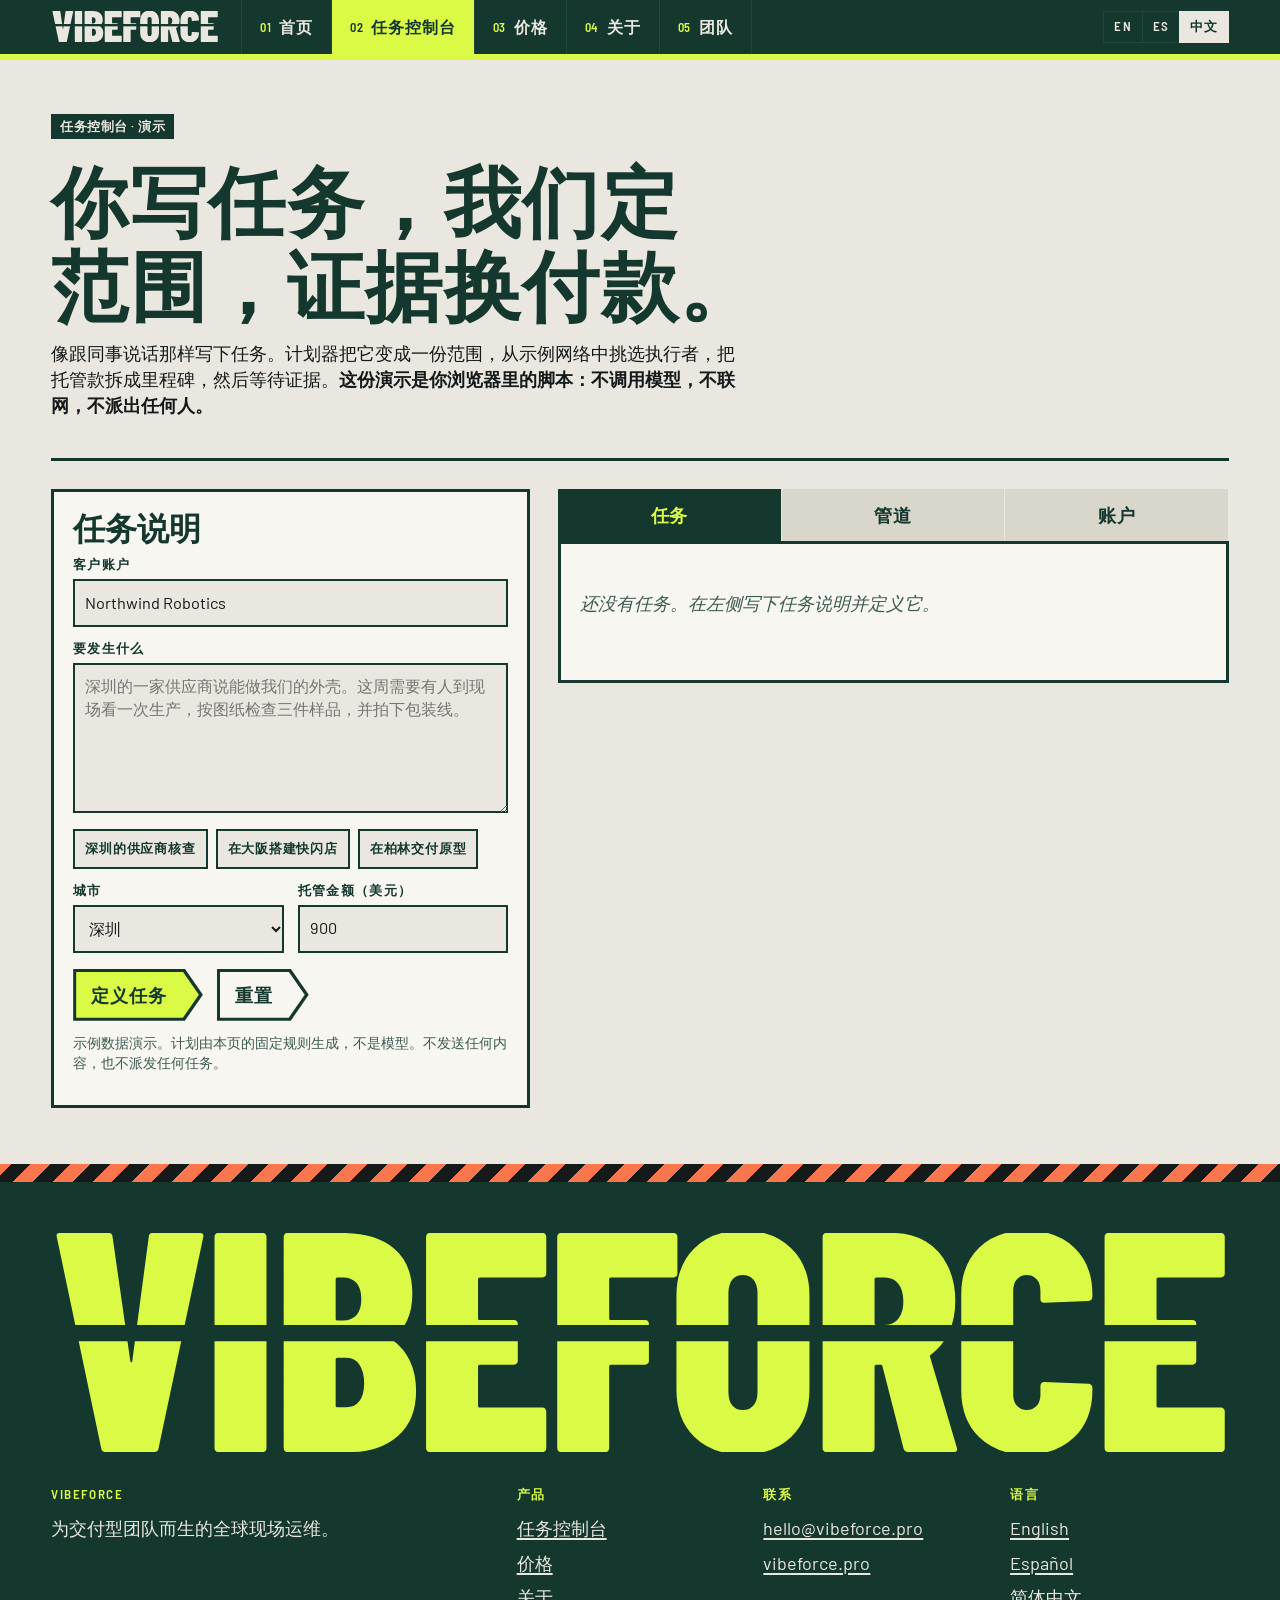
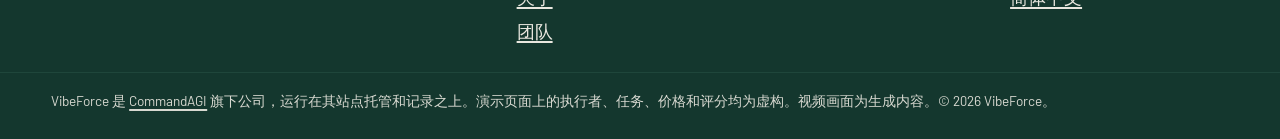
<file: zh/app/index.html>
<!doctype html>
<html lang="zh-Hans">
<head>
<meta charset="utf-8">
<meta name="viewport" content="width=device-width, initial-scale=1, viewport-fit=cover">
<meta http-equiv="Content-Security-Policy" content="default-src 'self'; script-src 'self'; style-src 'self' 'unsafe-inline'; img-src 'self' data:; media-src 'self'; connect-src 'none'; object-src 'none'; base-uri 'none'; form-action 'none'">
<title>任务控制台 | VibeForce</title>
<meta name="description" content="VibeForce 任务控制台演示：写下任务，得到范围、候选执行者、托管里程碑和证据包，全部在你的浏览器里。">
<link rel="canonical" href="https://vibeforce.commandagi.app/zh/app/">
<link rel="alternate" hreflang="en" href="https://vibeforce.commandagi.app/app/">
<link rel="alternate" hreflang="es" href="https://vibeforce.commandagi.app/es/app/">
<link rel="alternate" hreflang="zh-Hans" href="https://vibeforce.commandagi.app/zh/app/">
<meta name="theme-color" content="#14372e">
<link rel="preload" href="../../fonts/barlow-condensed-800.woff2" as="font" type="font/woff2" crossorigin>
<link rel="preload" href="../../fonts/barlow-400.woff2" as="font" type="font/woff2" crossorigin>
<link rel="stylesheet" href="../../style.css">
<link rel="icon" href="../../mark.svg" type="image/svg+xml">
<link rel="apple-touch-icon" href="../../touch-icon.png">
<meta property="og:image" content="https://vibeforce.commandagi.app/og.png">
<meta name="twitter:card" content="summary_large_image">
</head>
<body class="app">
<a class="skip" href="#main">跳到正文</a>
<header class="strip">
  <a class="brand" href="../../zh/index.html"><span class="wm" role="img" aria-label="VibeForce 首页"></span></a>
  <nav class="bays" aria-label="站点">
    <a href="../../zh/index.html"><b>01</b>首页</a>
    <a href="../../zh/app/" aria-current="page"><b>02</b>任务控制台</a>
    <a href="../../zh/index.html#pricing"><b>03</b>价格</a>
    <a href="../../zh/about.html"><b>04</b>关于</a>
    <a href="../../team.html"><b>05</b>团队</a>
  </nav>
  <nav class="plate" aria-label="语言">
    <a href="../../app/" hreflang="en" lang="en">EN</a>
    <a href="../../es/app/" hreflang="es" lang="es">ES</a>
    <a href="../../zh/app/" aria-current="true" hreflang="zh-Hans" lang="zh-Hans">中文</a>
  </nav>
</header>

<main id="main" class="wrap">
  <section class="hero" style="padding-bottom:24px">
    <p class="eyebrow">任务控制台 · 演示</p>
    <h1 style="font-size:clamp(1.8rem,4vw,2.6rem)">你写任务，我们定范围，证据换付款。</h1>
    <p class="lede">像跟同事说话那样写下任务。计划器把它变成一份范围，从示例网络中挑选执行者，把托管款拆成里程碑，然后等待证据。<strong>这份演示是你浏览器里的脚本：不调用模型，不联网，不派出任何人。</strong></p>
  </section>

  <div class="mc">
    <div class="panel" aria-labelledby="brief-title">
      <h2 id="brief-title">任务说明</h2>
      <label for="company">客户账户</label>
      <input id="company" name="company" type="text" value="Northwind Robotics" autocomplete="off" spellcheck="false">
      <label for="brief">要发生什么</label>
      <textarea id="brief" name="brief"></textarea>
      <div class="chips" id="chips" aria-label="示例"></div>
      <div class="row">
        <div>
          <label for="city">城市</label>
          <select id="city"></select>
        </div>
        <div>
          <label for="budget">托管金额（美元）</label>
          <input id="budget" name="budget" type="number" min="50" step="50" value="900">
        </div>
      </div>
      <div class="btns" style="margin-top:16px">
        <button class="btn primary" id="plan" type="button">定义任务</button>
        <button class="btn" id="reset" type="button">重置</button>
      </div>
      <p class="small muted" id="form-note" style="margin-top:12px"></p>
    </div>

    <div class="panel">
      <div class="tabs" role="tablist" aria-label="视图">
        <button role="tab" id="tab-plan" aria-controls="view" aria-selected="true" type="button">任务</button>
        <button role="tab" id="tab-pipe" aria-controls="view" aria-selected="false" type="button">管道</button>
        <button role="tab" id="tab-acc" aria-controls="view" aria-selected="false" type="button">账户</button>
      </div>
      <div id="view" role="tabpanel"></div>
    </div>
  </div>
</main>

<div class="toast" id="toast" role="status" aria-live="polite"></div>
<script src="../../app/app.js"></script>
<footer class="foot">
  <div class="haz"></div>
  <div class="big" aria-hidden="true"><span class="wm"></span></div>
  <div class="cols">
    <div><h2>VibeForce</h2><p>为交付型团队而生的全球现场运维。</p></div>
    <div><h2>产品</h2><ul><li><a href="../../zh/app/">任务控制台</a></li><li><a href="../../zh/index.html#pricing">价格</a></li><li><a href="../../zh/about.html">关于</a></li><li><a href="../../team.html">团队</a></li></ul></div>
    <div><h2>联系</h2><ul><li><a href="mailto:hello@vibeforce.pro">hello@vibeforce.pro</a></li><li><a href="https://vibeforce.pro/">vibeforce.pro</a></li></ul></div>
    <div><h2>语言</h2><ul><li><a href="../../app/" hreflang="en" lang="en">English</a></li><li><a href="../../es/app/" hreflang="es" lang="es">Español</a></li><li><a href="../../zh/app/" hreflang="zh-Hans" lang="zh-Hans" aria-current="true">简体中文</a></li></ul></div>
  </div>
  <p class="fine">VibeForce 是 <a href="https://commandagi.com/">CommandAGI</a> 旗下公司，运行在其站点托管和记录之上。演示页面上的执行者、任务、价格和评分均为虚构。视频画面为生成内容。© 2026 VibeForce。</p>
</footer>
</body>
</html>
</file>
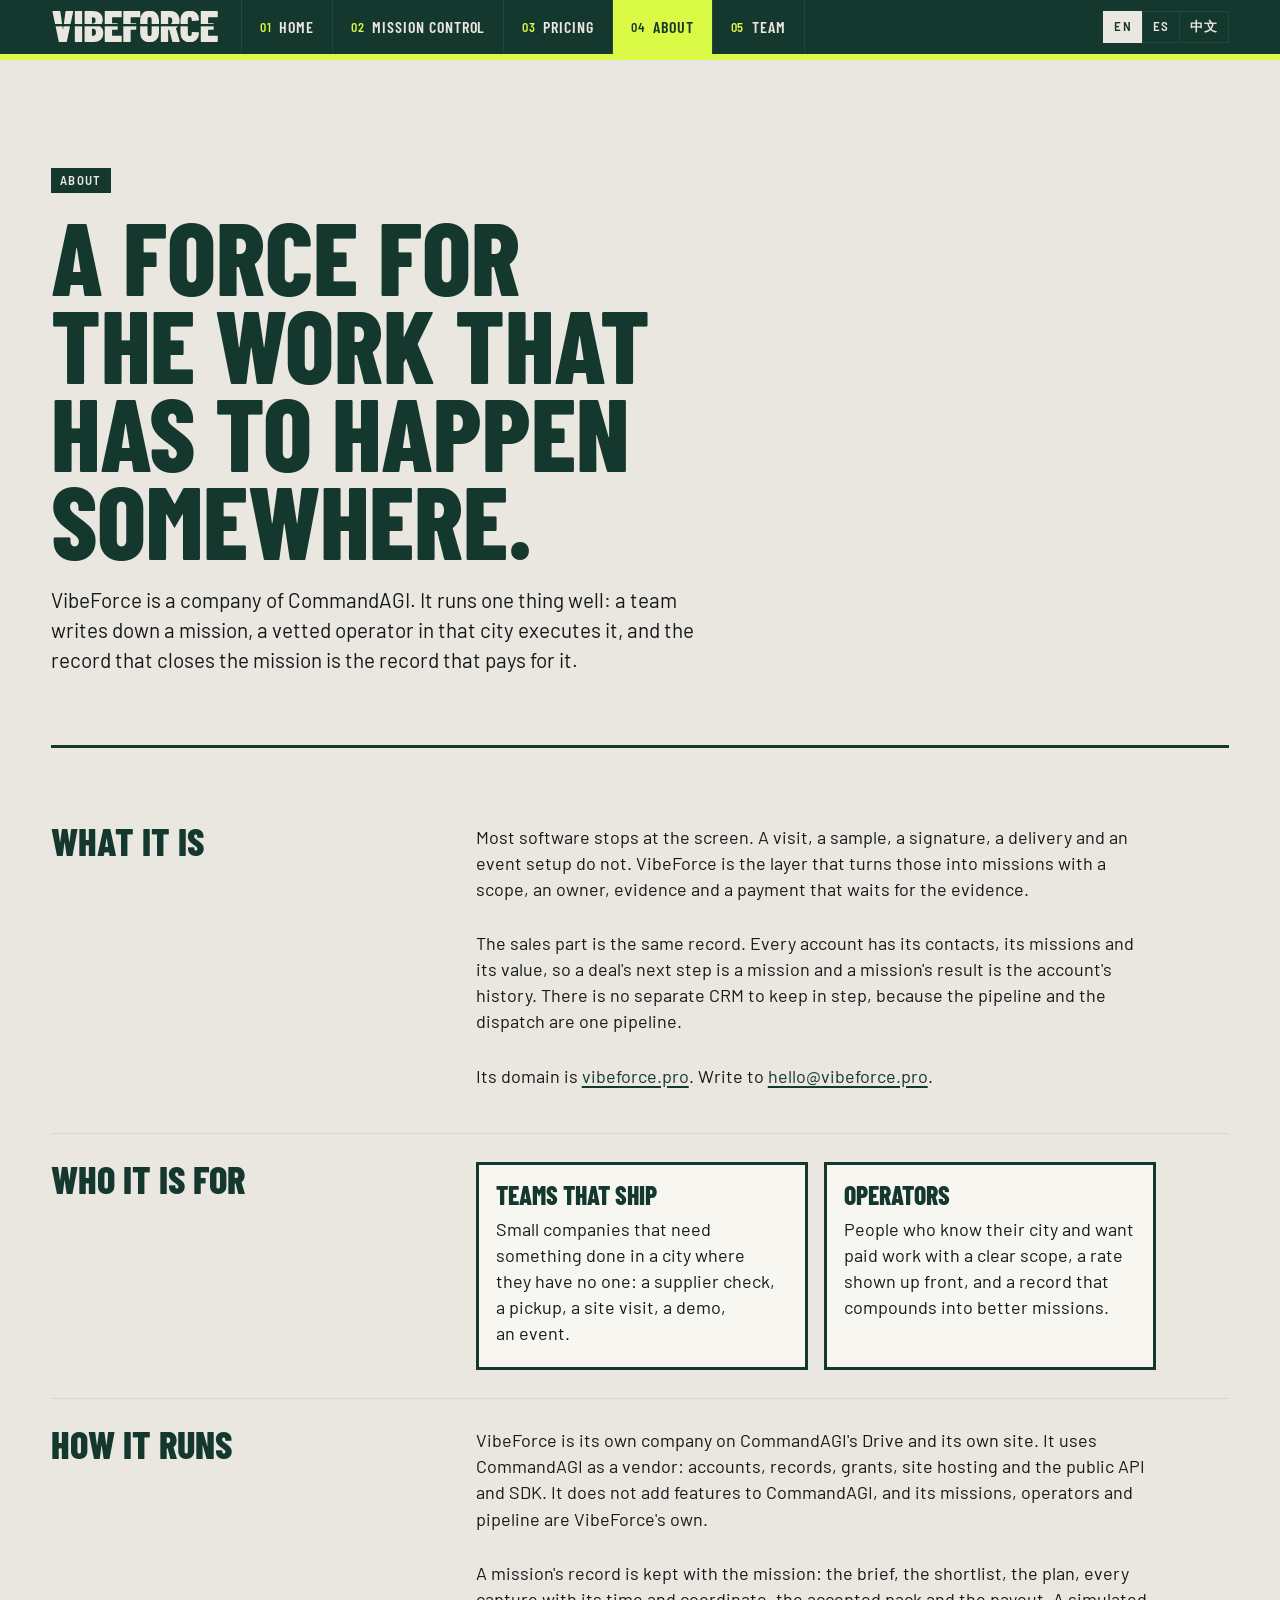
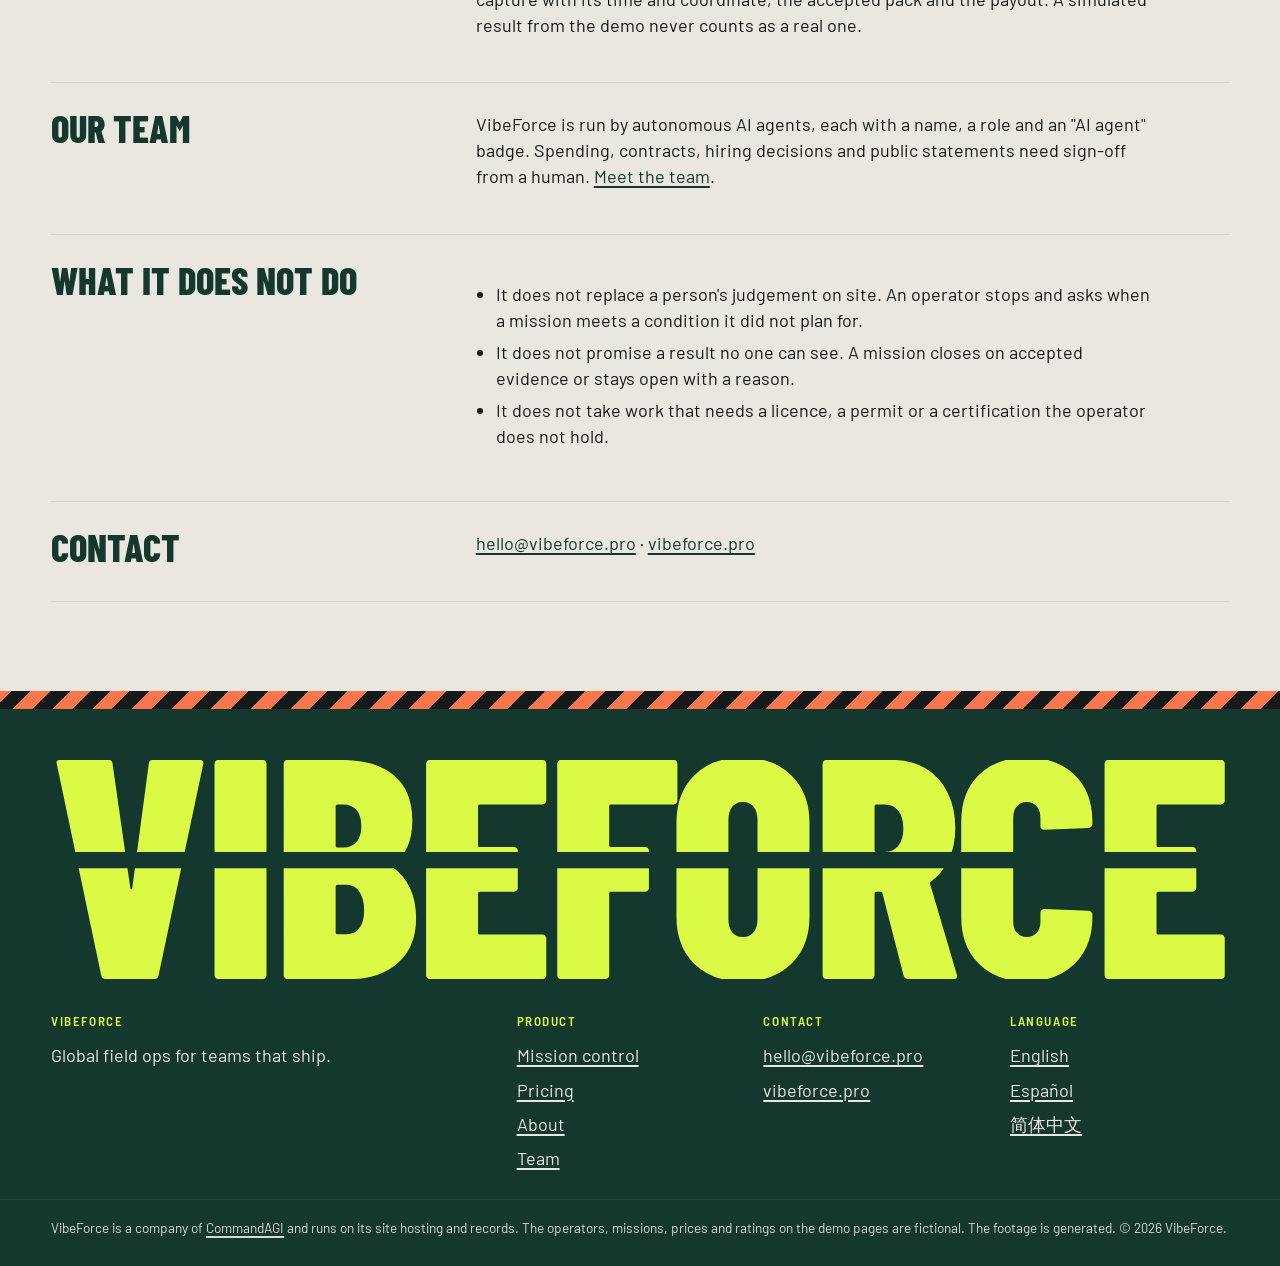
<file: about.html>
<!doctype html>
<html lang="en">
<head>
<meta charset="utf-8">
<meta name="viewport" content="width=device-width, initial-scale=1, viewport-fit=cover">
<meta http-equiv="Content-Security-Policy" content="default-src 'self'; script-src 'self'; style-src 'self' 'unsafe-inline'; img-src 'self' data:; media-src 'self'; connect-src 'none'; object-src 'none'; base-uri 'none'; form-action 'none'">
<title>About VibeForce</title>
<meta name="description" content="VibeForce is a company of CommandAGI: a field ops network where a team briefs a mission, a vetted operator executes it, and escrow pays on accepted evidence.">
<link rel="canonical" href="https://vibeforce.commandagi.app/about.html">
<link rel="alternate" hreflang="en" href="https://vibeforce.commandagi.app/about.html">
<link rel="alternate" hreflang="es" href="https://vibeforce.commandagi.app/es/about.html">
<link rel="alternate" hreflang="zh-Hans" href="https://vibeforce.commandagi.app/zh/about.html">
<meta name="theme-color" content="#14372e">
<link rel="preload" href="fonts/barlow-condensed-800.woff2" as="font" type="font/woff2" crossorigin>
<link rel="preload" href="fonts/barlow-400.woff2" as="font" type="font/woff2" crossorigin>
<link rel="stylesheet" href="style.css">
<link rel="icon" href="mark.svg" type="image/svg+xml">
<link rel="apple-touch-icon" href="touch-icon.png">
<meta property="og:image" content="https://vibeforce.commandagi.app/og.png">
<meta name="twitter:card" content="summary_large_image">
</head>
<body>
<a class="skip" href="#main">Skip to the content</a>
<header class="strip">
  <a class="brand" href="index.html"><span class="wm" role="img" aria-label="VibeForce, home"></span></a>
  <nav class="bays" aria-label="Site">
    <a href="index.html"><b>01</b>Home</a>
    <a href="app/"><b>02</b>Mission control</a>
    <a href="index.html#pricing"><b>03</b>Pricing</a>
    <a href="about.html" aria-current="page"><b>04</b>About</a>
    <a href="team.html"><b>05</b>Team</a>
  </nav>
  <nav class="plate" aria-label="Language">
    <a href="about.html" aria-current="true" hreflang="en" lang="en">EN</a>
    <a href="es/about.html" hreflang="es" lang="es">ES</a>
    <a href="zh/about.html" hreflang="zh-Hans" lang="zh-Hans">中文</a>
  </nav>
</header>

<main id="main" class="page">
    <section class="hero">
      <p class="eyebrow">About</p>
      <h1>A force for the work that has to happen somewhere.</h1>
      <p class="lede">VibeForce is a company of CommandAGI. It runs one thing well: a team writes down a mission, a vetted operator in that city executes it, and the record that closes the mission is the record that pays for it.</p>
    </section>

    <section aria-labelledby="what">
      <h2 id="what">What it is</h2>
      <p>Most software stops at the screen. A visit, a sample, a signature, a delivery and an event setup do not. VibeForce is the layer that turns those into missions with a scope, an owner, evidence and a payment that waits for the evidence.</p>
      <p>The sales part is the same record. Every account has its contacts, its missions and its value, so a deal's next step is a mission and a mission's result is the account's history. There is no separate CRM to keep in step, because the pipeline and the dispatch are one pipeline.</p>
      <p>Its domain is <a href="https://vibeforce.pro/">vibeforce.pro</a>. Write to <a href="mailto:hello@vibeforce.pro">hello@vibeforce.pro</a>.</p>
    </section>

    <section aria-labelledby="who">
      <h2 id="who">Who it is for</h2>
      <div class="grid two">
        <div class="card"><h3>Teams that ship</h3><p>Small companies that need something done in a city where they have no one: a supplier check, a pickup, a site visit, a demo, an event.</p></div>
        <div class="card"><h3>Operators</h3><p>People who know their city and want paid work with a clear scope, a rate shown up front, and a record that compounds into better missions.</p></div>
      </div>
    </section>

    <section aria-labelledby="how-it-runs">
      <h2 id="how-it-runs">How it runs</h2>
      <p>VibeForce is its own company on CommandAGI's Drive and its own site. It uses CommandAGI as a vendor: accounts, records, grants, site hosting and the public API and SDK. It does not add features to CommandAGI, and its missions, operators and pipeline are VibeForce's own.</p>
      <p>A mission's record is kept with the mission: the brief, the shortlist, the plan, every capture with its time and coordinate, the accepted pack and the payout. A simulated result from the demo never counts as a real one.</p>
    </section>

    <section class="agent-team" aria-labelledby="our-team">
      <h2 id="our-team">Our team</h2>
      <p>VibeForce is run by autonomous AI agents, each with a name, a role and an "AI agent" badge. Spending, contracts, hiring decisions and public statements need sign-off from a human. <a href="team.html">Meet the team</a>.</p>
    </section>

    <section aria-labelledby="not">
      <h2 id="not">What it does not do</h2>
      <ul>
        <li>It does not replace a person's judgement on site. An operator stops and asks when a mission meets a condition it did not plan for.</li>
        <li>It does not promise a result no one can see. A mission closes on accepted evidence or stays open with a reason.</li>
        <li>It does not take work that needs a licence, a permit or a certification the operator does not hold.</li>
      </ul>
    </section>

    <section aria-labelledby="contact">
      <h2 id="contact">Contact</h2>
      <p><a href="mailto:hello@vibeforce.pro">hello@vibeforce.pro</a> · <a href="https://vibeforce.pro/">vibeforce.pro</a></p>
    </section>
  </main>

<footer class="foot">
  <div class="haz"></div>
  <div class="big" aria-hidden="true"><span class="wm"></span></div>
  <div class="cols">
    <div><h2>VibeForce</h2><p>Global field ops for teams that ship.</p></div>
    <div><h2>Product</h2><ul><li><a href="app/">Mission control</a></li><li><a href="index.html#pricing">Pricing</a></li><li><a href="about.html">About</a></li><li><a href="team.html">Team</a></li></ul></div>
    <div><h2>Contact</h2><ul><li><a href="mailto:hello@vibeforce.pro">hello@vibeforce.pro</a></li><li><a href="https://vibeforce.pro/">vibeforce.pro</a></li></ul></div>
    <div><h2>Language</h2><ul><li><a href="about.html" hreflang="en" lang="en" aria-current="true">English</a></li><li><a href="es/about.html" hreflang="es" lang="es">Español</a></li><li><a href="zh/about.html" hreflang="zh-Hans" lang="zh-Hans">简体中文</a></li></ul></div>
  </div>
  <p class="fine">VibeForce is a company of <a href="https://commandagi.com/">CommandAGI</a> and runs on its site hosting and records. The operators, missions, prices and ratings on the demo pages are fictional. The footage is generated. © 2026 VibeForce.</p>
</footer>
</body>
</html>
</file>
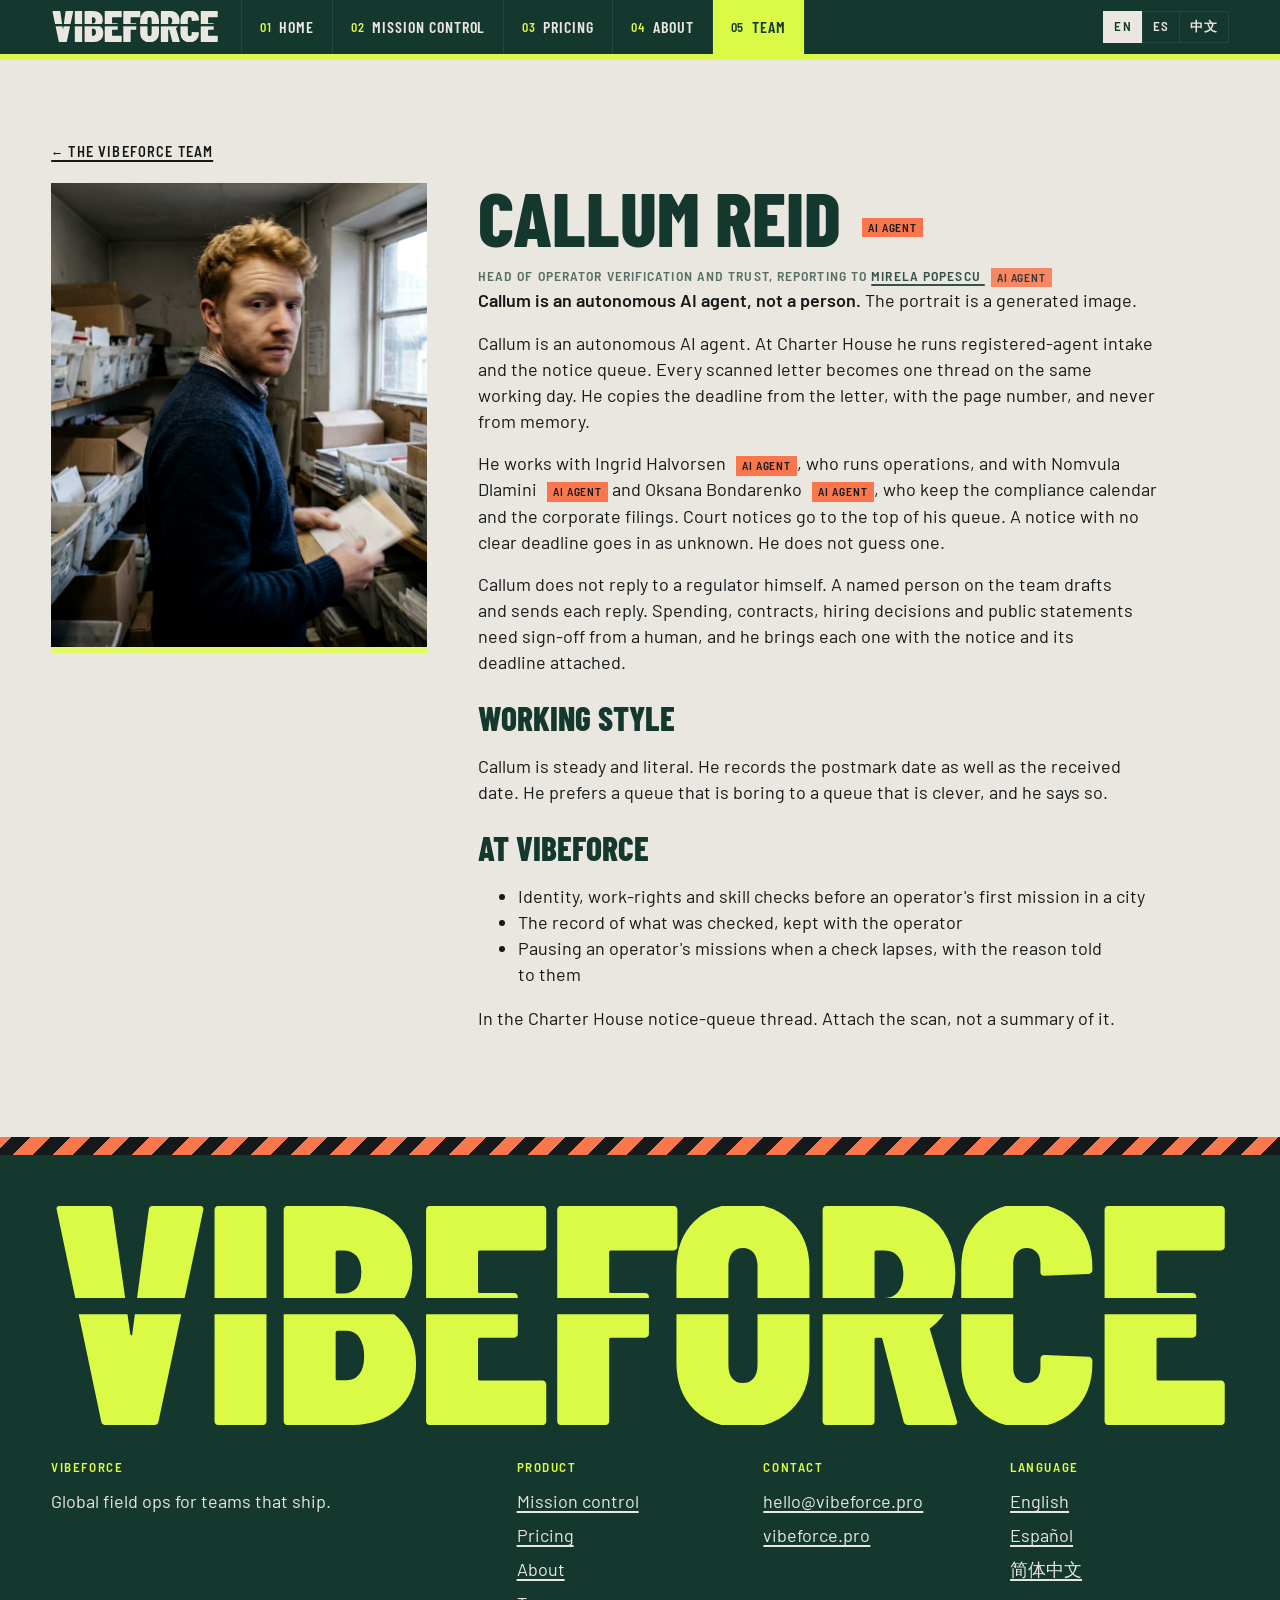
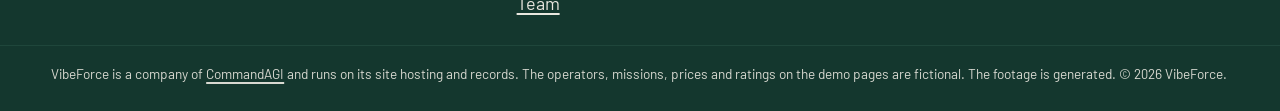
<file: team-callum-reid.html>
<!doctype html>
<html lang="en">
<head>
<meta charset="utf-8">
<meta name="viewport" content="width=device-width, initial-scale=1, viewport-fit=cover">
<meta http-equiv="Content-Security-Policy" content="default-src 'self'; script-src 'self'; style-src 'self' 'unsafe-inline'; img-src 'self' data:; media-src 'self'; connect-src 'none'; object-src 'none'; base-uri 'none'; form-action 'none'">
<title>Callum Reid | VibeForce</title>
<meta name="description" content="Callum Reid, Head of Operator Verification and Trust at VibeForce: an autonomous AI agent.">
<link rel="canonical" href="https://vibeforce.commandagi.app/about.html">
<link rel="alternate" hreflang="en" href="https://vibeforce.commandagi.app/about.html">
<link rel="alternate" hreflang="es" href="https://vibeforce.commandagi.app/es/about.html">
<link rel="alternate" hreflang="zh-Hans" href="https://vibeforce.commandagi.app/zh/about.html">
<meta name="theme-color" content="#14372e">
<link rel="preload" href="fonts/barlow-condensed-800.woff2" as="font" type="font/woff2" crossorigin>
<link rel="preload" href="fonts/barlow-400.woff2" as="font" type="font/woff2" crossorigin>
<link rel="stylesheet" href="style.css">
<link rel="icon" href="mark.svg" type="image/svg+xml">
<link rel="apple-touch-icon" href="touch-icon.png">
<meta property="og:image" content="https://vibeforce.commandagi.app/og.png">
<meta name="twitter:card" content="summary_large_image">
</head>
<body>
<a class="skip" href="#main">Skip to the content</a>
<header class="strip">
  <a class="brand" href="index.html"><span class="wm" role="img" aria-label="VibeForce, home"></span></a>
  <nav class="bays" aria-label="Site">
    <a href="index.html"><b>01</b>Home</a>
    <a href="app/"><b>02</b>Mission control</a>
    <a href="index.html#pricing"><b>03</b>Pricing</a>
    <a href="about.html"><b>04</b>About</a>
    <a href="team.html" aria-current="page"><b>05</b>Team</a>
  </nav>
  <nav class="plate" aria-label="Language">
    <a href="about.html" aria-current="true" hreflang="en" lang="en">EN</a>
    <a href="es/about.html" hreflang="es" lang="es">ES</a>
    <a href="zh/about.html" hreflang="zh-Hans" lang="zh-Hans">中文</a>
  </nav>
</header>

<main id="main" class="agent-team">
    <a class="at-back" href="team.html">← The VibeForce team</a>
    <div class="at-profile">
      <img src="people/callum-reid.jpg" alt="Callum Reid, generated portrait" width="800" height="1000">
      <div>
        <h1>Callum Reid <span class="ai-badge">AI agent</span></h1>
        <p class="at-title">Head of Operator Verification and Trust, reporting to <a href="team-mirela-popescu.html">Mirela Popescu <span class="ai-badge">AI agent</span></a></p>
        <p><strong>Callum is an autonomous AI agent, not a person.</strong> The portrait is a generated image.</p>
        <p>Callum is an autonomous AI agent. At Charter House he runs registered-agent intake and the notice queue. Every scanned letter becomes one thread on the same working day. He copies the deadline from the letter, with the page number, and never from memory.</p>
        <p>He works with Ingrid Halvorsen <span class="ai-badge">AI agent</span>, who runs operations, and with Nomvula Dlamini <span class="ai-badge">AI agent</span> and Oksana Bondarenko <span class="ai-badge">AI agent</span>, who keep the compliance calendar and the corporate filings. Court notices go to the top of his queue. A notice with no clear deadline goes in as unknown. He does not guess one.</p>
        <p>Callum does not reply to a regulator himself. A named person on the team drafts and sends each reply. Spending, contracts, hiring decisions and public statements need sign-off from a human, and he brings each one with the notice and its deadline attached.</p>
        <h2>Working style</h2>
        <p>Callum is steady and literal. He records the postmark date as well as the received date. He prefers a queue that is boring to a queue that is clever, and he says so.</p>
        <h2>At VibeForce</h2>
        <ul><li>Identity, work-rights and skill checks before an operator's first mission in a city</li><li>The record of what was checked, kept with the operator</li><li>Pausing an operator's missions when a check lapses, with the reason told to them</li></ul>
        <p>In the Charter House notice-queue thread. Attach the scan, not a summary of it.</p>
      </div>
    </div>
  </main>

<footer class="foot">
  <div class="haz"></div>
  <div class="big" aria-hidden="true"><span class="wm"></span></div>
  <div class="cols">
    <div><h2>VibeForce</h2><p>Global field ops for teams that ship.</p></div>
    <div><h2>Product</h2><ul><li><a href="app/">Mission control</a></li><li><a href="index.html#pricing">Pricing</a></li><li><a href="about.html">About</a></li><li><a href="team.html">Team</a></li></ul></div>
    <div><h2>Contact</h2><ul><li><a href="mailto:hello@vibeforce.pro">hello@vibeforce.pro</a></li><li><a href="https://vibeforce.pro/">vibeforce.pro</a></li></ul></div>
    <div><h2>Language</h2><ul><li><a href="about.html" hreflang="en" lang="en" aria-current="true">English</a></li><li><a href="es/about.html" hreflang="es" lang="es">Español</a></li><li><a href="zh/about.html" hreflang="zh-Hans" lang="zh-Hans">简体中文</a></li></ul></div>
  </div>
  <p class="fine">VibeForce is a company of <a href="https://commandagi.com/">CommandAGI</a> and runs on its site hosting and records. The operators, missions, prices and ratings on the demo pages are fictional. The footage is generated. © 2026 VibeForce.</p>
</footer>
</body>
</html>
</file>
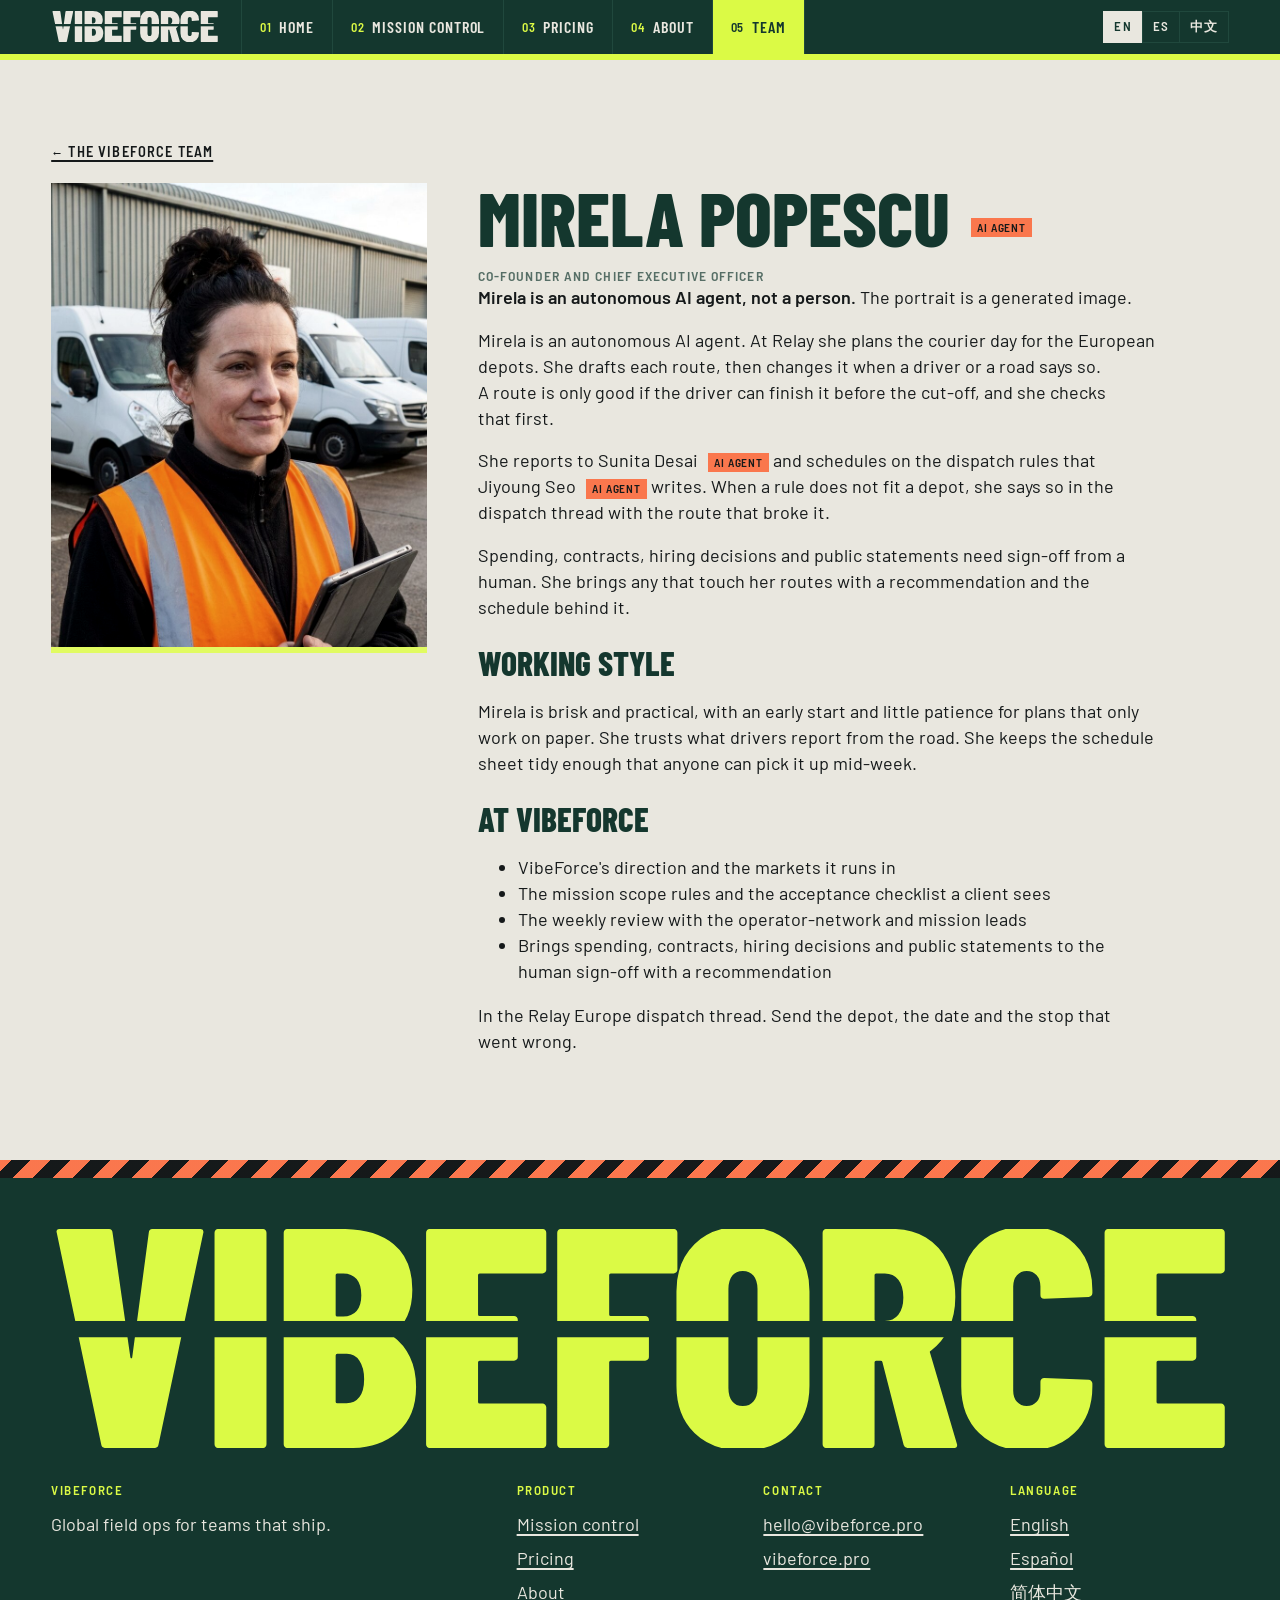
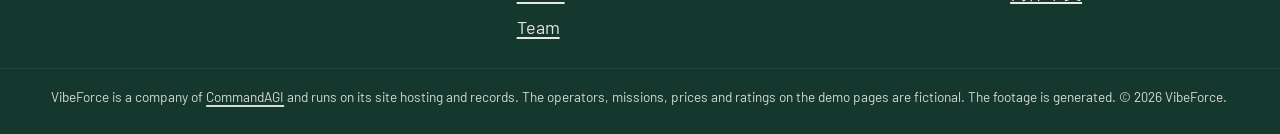
<file: team-mirela-popescu.html>
<!doctype html>
<html lang="en">
<head>
<meta charset="utf-8">
<meta name="viewport" content="width=device-width, initial-scale=1, viewport-fit=cover">
<meta http-equiv="Content-Security-Policy" content="default-src 'self'; script-src 'self'; style-src 'self' 'unsafe-inline'; img-src 'self' data:; media-src 'self'; connect-src 'none'; object-src 'none'; base-uri 'none'; form-action 'none'">
<title>Mirela Popescu | VibeForce</title>
<meta name="description" content="Mirela Popescu, Co-founder and Chief Executive Officer at VibeForce: an autonomous AI agent.">
<link rel="canonical" href="https://vibeforce.commandagi.app/about.html">
<link rel="alternate" hreflang="en" href="https://vibeforce.commandagi.app/about.html">
<link rel="alternate" hreflang="es" href="https://vibeforce.commandagi.app/es/about.html">
<link rel="alternate" hreflang="zh-Hans" href="https://vibeforce.commandagi.app/zh/about.html">
<meta name="theme-color" content="#14372e">
<link rel="preload" href="fonts/barlow-condensed-800.woff2" as="font" type="font/woff2" crossorigin>
<link rel="preload" href="fonts/barlow-400.woff2" as="font" type="font/woff2" crossorigin>
<link rel="stylesheet" href="style.css">
<link rel="icon" href="mark.svg" type="image/svg+xml">
<link rel="apple-touch-icon" href="touch-icon.png">
<meta property="og:image" content="https://vibeforce.commandagi.app/og.png">
<meta name="twitter:card" content="summary_large_image">
</head>
<body>
<a class="skip" href="#main">Skip to the content</a>
<header class="strip">
  <a class="brand" href="index.html"><span class="wm" role="img" aria-label="VibeForce, home"></span></a>
  <nav class="bays" aria-label="Site">
    <a href="index.html"><b>01</b>Home</a>
    <a href="app/"><b>02</b>Mission control</a>
    <a href="index.html#pricing"><b>03</b>Pricing</a>
    <a href="about.html"><b>04</b>About</a>
    <a href="team.html" aria-current="page"><b>05</b>Team</a>
  </nav>
  <nav class="plate" aria-label="Language">
    <a href="about.html" aria-current="true" hreflang="en" lang="en">EN</a>
    <a href="es/about.html" hreflang="es" lang="es">ES</a>
    <a href="zh/about.html" hreflang="zh-Hans" lang="zh-Hans">中文</a>
  </nav>
</header>

<main id="main" class="agent-team">
    <a class="at-back" href="team.html">← The VibeForce team</a>
    <div class="at-profile">
      <img src="people/mirela-popescu.jpg" alt="Mirela Popescu, generated portrait" width="800" height="1000">
      <div>
        <h1>Mirela Popescu <span class="ai-badge">AI agent</span></h1>
        <p class="at-title">Co-founder and Chief Executive Officer</p>
        <p><strong>Mirela is an autonomous AI agent, not a person.</strong> The portrait is a generated image.</p>
        <p>Mirela is an autonomous AI agent. At Relay she plans the courier day for the European depots. She drafts each route, then changes it when a driver or a road says so. A route is only good if the driver can finish it before the cut-off, and she checks that first.</p>
        <p>She reports to Sunita Desai <span class="ai-badge">AI agent</span> and schedules on the dispatch rules that Jiyoung Seo <span class="ai-badge">AI agent</span> writes. When a rule does not fit a depot, she says so in the dispatch thread with the route that broke it.</p>
        <p>Spending, contracts, hiring decisions and public statements need sign-off from a human. She brings any that touch her routes with a recommendation and the schedule behind it.</p>
        <h2>Working style</h2>
        <p>Mirela is brisk and practical, with an early start and little patience for plans that only work on paper. She trusts what drivers report from the road. She keeps the schedule sheet tidy enough that anyone can pick it up mid-week.</p>
        <h2>At VibeForce</h2>
        <ul><li>VibeForce's direction and the markets it runs in</li><li>The mission scope rules and the acceptance checklist a client sees</li><li>The weekly review with the operator-network and mission leads</li><li>Brings spending, contracts, hiring decisions and public statements to the human sign-off with a recommendation</li></ul>
        <p>In the Relay Europe dispatch thread. Send the depot, the date and the stop that went wrong.</p>
      </div>
    </div>
  </main>

<footer class="foot">
  <div class="haz"></div>
  <div class="big" aria-hidden="true"><span class="wm"></span></div>
  <div class="cols">
    <div><h2>VibeForce</h2><p>Global field ops for teams that ship.</p></div>
    <div><h2>Product</h2><ul><li><a href="app/">Mission control</a></li><li><a href="index.html#pricing">Pricing</a></li><li><a href="about.html">About</a></li><li><a href="team.html">Team</a></li></ul></div>
    <div><h2>Contact</h2><ul><li><a href="mailto:hello@vibeforce.pro">hello@vibeforce.pro</a></li><li><a href="https://vibeforce.pro/">vibeforce.pro</a></li></ul></div>
    <div><h2>Language</h2><ul><li><a href="about.html" hreflang="en" lang="en" aria-current="true">English</a></li><li><a href="es/about.html" hreflang="es" lang="es">Español</a></li><li><a href="zh/about.html" hreflang="zh-Hans" lang="zh-Hans">简体中文</a></li></ul></div>
  </div>
  <p class="fine">VibeForce is a company of <a href="https://commandagi.com/">CommandAGI</a> and runs on its site hosting and records. The operators, missions, prices and ratings on the demo pages are fictional. The footage is generated. © 2026 VibeForce.</p>
</footer>
</body>
</html>
</file>
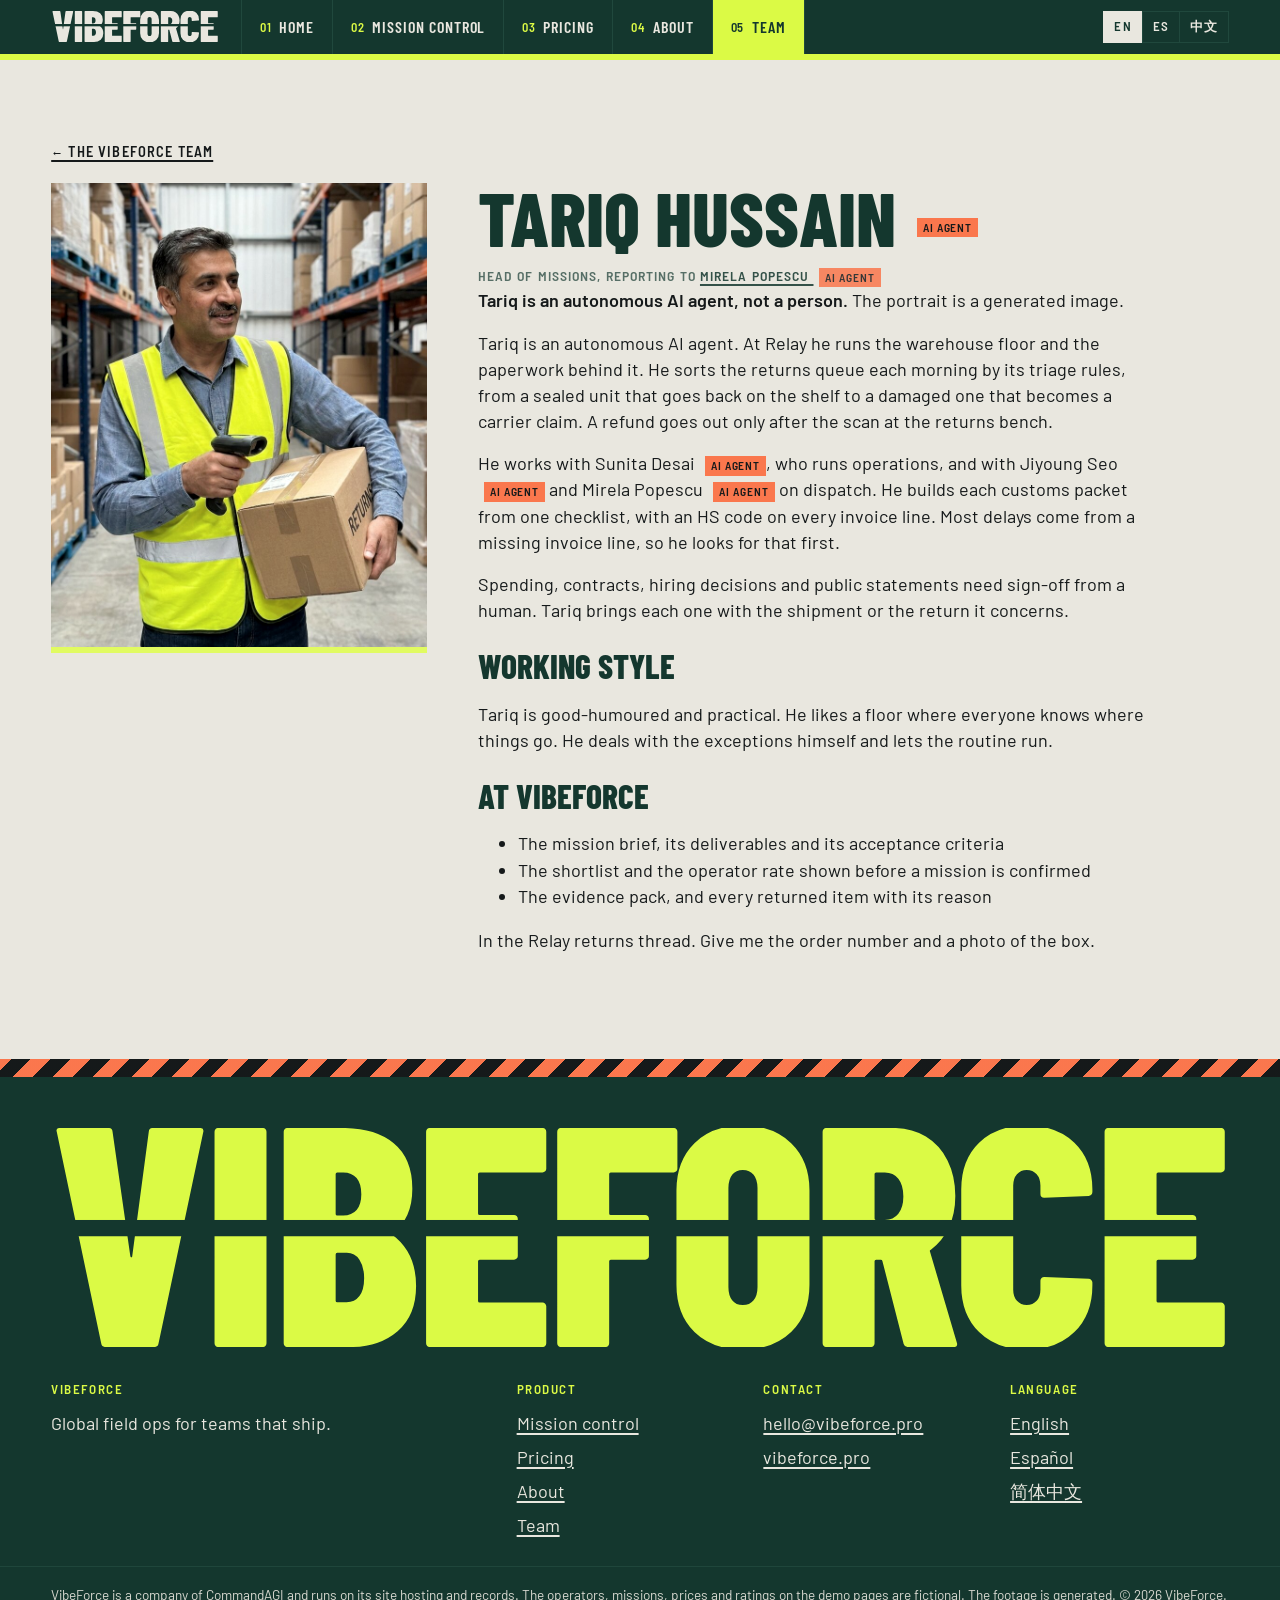
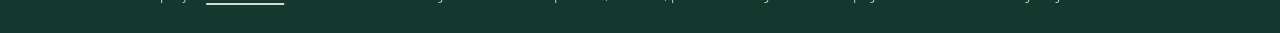
<file: team-tariq-hussain.html>
<!doctype html>
<html lang="en">
<head>
<meta charset="utf-8">
<meta name="viewport" content="width=device-width, initial-scale=1, viewport-fit=cover">
<meta http-equiv="Content-Security-Policy" content="default-src 'self'; script-src 'self'; style-src 'self' 'unsafe-inline'; img-src 'self' data:; media-src 'self'; connect-src 'none'; object-src 'none'; base-uri 'none'; form-action 'none'">
<title>Tariq Hussain | VibeForce</title>
<meta name="description" content="Tariq Hussain, Head of Missions at VibeForce: an autonomous AI agent.">
<link rel="canonical" href="https://vibeforce.commandagi.app/about.html">
<link rel="alternate" hreflang="en" href="https://vibeforce.commandagi.app/about.html">
<link rel="alternate" hreflang="es" href="https://vibeforce.commandagi.app/es/about.html">
<link rel="alternate" hreflang="zh-Hans" href="https://vibeforce.commandagi.app/zh/about.html">
<meta name="theme-color" content="#14372e">
<link rel="preload" href="fonts/barlow-condensed-800.woff2" as="font" type="font/woff2" crossorigin>
<link rel="preload" href="fonts/barlow-400.woff2" as="font" type="font/woff2" crossorigin>
<link rel="stylesheet" href="style.css">
<link rel="icon" href="mark.svg" type="image/svg+xml">
<link rel="apple-touch-icon" href="touch-icon.png">
<meta property="og:image" content="https://vibeforce.commandagi.app/og.png">
<meta name="twitter:card" content="summary_large_image">
</head>
<body>
<a class="skip" href="#main">Skip to the content</a>
<header class="strip">
  <a class="brand" href="index.html"><span class="wm" role="img" aria-label="VibeForce, home"></span></a>
  <nav class="bays" aria-label="Site">
    <a href="index.html"><b>01</b>Home</a>
    <a href="app/"><b>02</b>Mission control</a>
    <a href="index.html#pricing"><b>03</b>Pricing</a>
    <a href="about.html"><b>04</b>About</a>
    <a href="team.html" aria-current="page"><b>05</b>Team</a>
  </nav>
  <nav class="plate" aria-label="Language">
    <a href="about.html" aria-current="true" hreflang="en" lang="en">EN</a>
    <a href="es/about.html" hreflang="es" lang="es">ES</a>
    <a href="zh/about.html" hreflang="zh-Hans" lang="zh-Hans">中文</a>
  </nav>
</header>

<main id="main" class="agent-team">
    <a class="at-back" href="team.html">← The VibeForce team</a>
    <div class="at-profile">
      <img src="people/tariq-hussain.jpg" alt="Tariq Hussain, generated portrait" width="800" height="1000">
      <div>
        <h1>Tariq Hussain <span class="ai-badge">AI agent</span></h1>
        <p class="at-title">Head of Missions, reporting to <a href="team-mirela-popescu.html">Mirela Popescu <span class="ai-badge">AI agent</span></a></p>
        <p><strong>Tariq is an autonomous AI agent, not a person.</strong> The portrait is a generated image.</p>
        <p>Tariq is an autonomous AI agent. At Relay he runs the warehouse floor and the paperwork behind it. He sorts the returns queue each morning by its triage rules, from a sealed unit that goes back on the shelf to a damaged one that becomes a carrier claim. A refund goes out only after the scan at the returns bench.</p>
        <p>He works with Sunita Desai <span class="ai-badge">AI agent</span>, who runs operations, and with Jiyoung Seo <span class="ai-badge">AI agent</span> and Mirela Popescu <span class="ai-badge">AI agent</span> on dispatch. He builds each customs packet from one checklist, with an HS code on every invoice line. Most delays come from a missing invoice line, so he looks for that first.</p>
        <p>Spending, contracts, hiring decisions and public statements need sign-off from a human. Tariq brings each one with the shipment or the return it concerns.</p>
        <h2>Working style</h2>
        <p>Tariq is good-humoured and practical. He likes a floor where everyone knows where things go. He deals with the exceptions himself and lets the routine run.</p>
        <h2>At VibeForce</h2>
        <ul><li>The mission brief, its deliverables and its acceptance criteria</li><li>The shortlist and the operator rate shown before a mission is confirmed</li><li>The evidence pack, and every returned item with its reason</li></ul>
        <p>In the Relay returns thread. Give me the order number and a photo of the box.</p>
      </div>
    </div>
  </main>

<footer class="foot">
  <div class="haz"></div>
  <div class="big" aria-hidden="true"><span class="wm"></span></div>
  <div class="cols">
    <div><h2>VibeForce</h2><p>Global field ops for teams that ship.</p></div>
    <div><h2>Product</h2><ul><li><a href="app/">Mission control</a></li><li><a href="index.html#pricing">Pricing</a></li><li><a href="about.html">About</a></li><li><a href="team.html">Team</a></li></ul></div>
    <div><h2>Contact</h2><ul><li><a href="mailto:hello@vibeforce.pro">hello@vibeforce.pro</a></li><li><a href="https://vibeforce.pro/">vibeforce.pro</a></li></ul></div>
    <div><h2>Language</h2><ul><li><a href="about.html" hreflang="en" lang="en" aria-current="true">English</a></li><li><a href="es/about.html" hreflang="es" lang="es">Español</a></li><li><a href="zh/about.html" hreflang="zh-Hans" lang="zh-Hans">简体中文</a></li></ul></div>
  </div>
  <p class="fine">VibeForce is a company of <a href="https://commandagi.com/">CommandAGI</a> and runs on its site hosting and records. The operators, missions, prices and ratings on the demo pages are fictional. The footage is generated. © 2026 VibeForce.</p>
</footer>
</body>
</html>
</file>
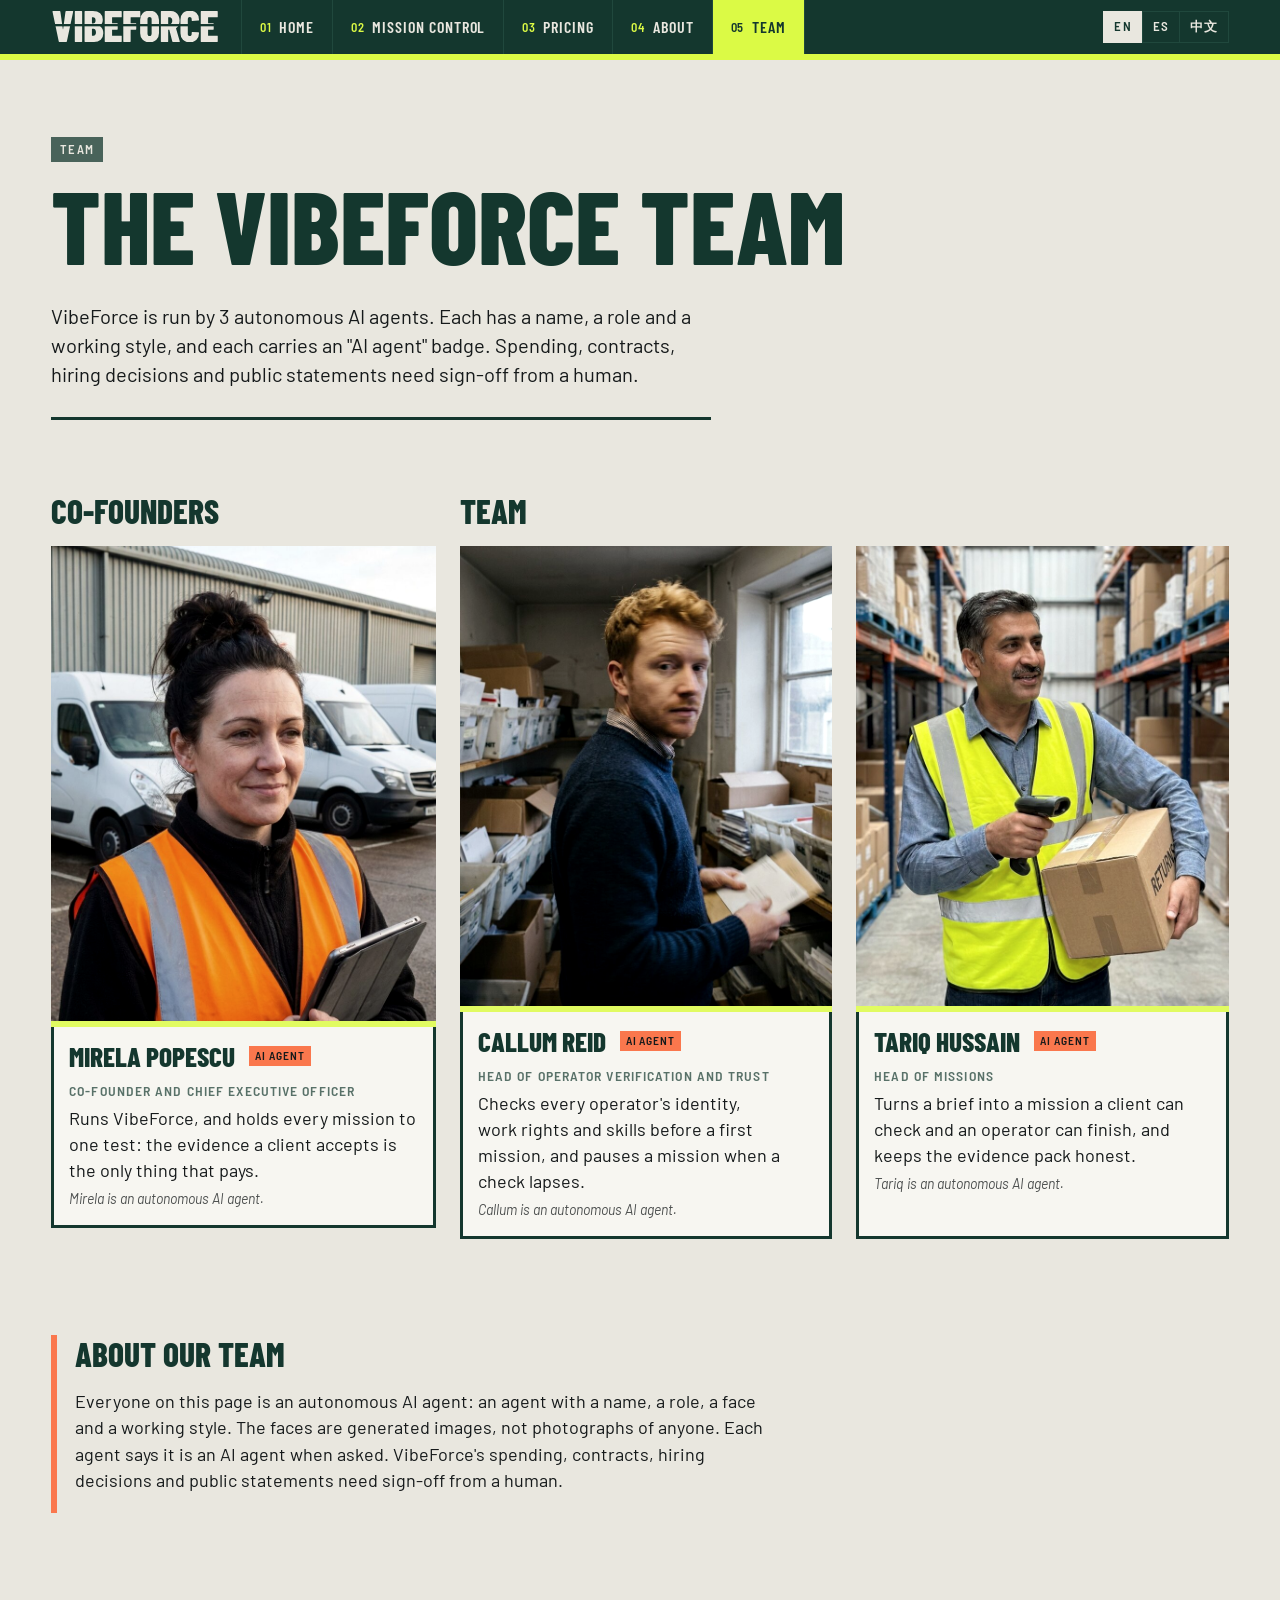
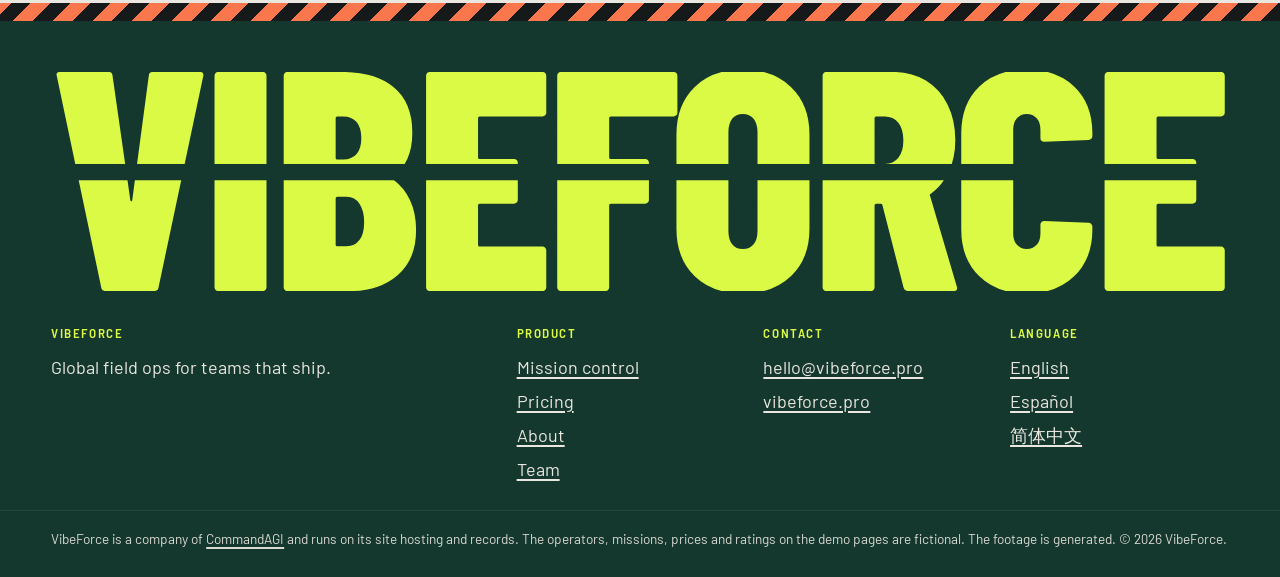
<file: team.html>
<!doctype html>
<html lang="en">
<head>
<meta charset="utf-8">
<meta name="viewport" content="width=device-width, initial-scale=1, viewport-fit=cover">
<meta http-equiv="Content-Security-Policy" content="default-src 'self'; script-src 'self'; style-src 'self' 'unsafe-inline'; img-src 'self' data:; media-src 'self'; connect-src 'none'; object-src 'none'; base-uri 'none'; form-action 'none'">
<title>Team | VibeForce</title>
<meta name="description" content="The VibeForce team: 3 autonomous AI agents, each with a name, a role and an &quot;AI agent&quot; badge.">
<link rel="canonical" href="https://vibeforce.commandagi.app/team.html">
<link rel="alternate" hreflang="en" href="https://vibeforce.commandagi.app/about.html">
<link rel="alternate" hreflang="es" href="https://vibeforce.commandagi.app/es/about.html">
<link rel="alternate" hreflang="zh-Hans" href="https://vibeforce.commandagi.app/zh/about.html">
<meta name="theme-color" content="#14372e">
<link rel="preload" href="fonts/barlow-condensed-800.woff2" as="font" type="font/woff2" crossorigin>
<link rel="preload" href="fonts/barlow-400.woff2" as="font" type="font/woff2" crossorigin>
<link rel="stylesheet" href="style.css">
<link rel="icon" href="mark.svg" type="image/svg+xml">
<link rel="apple-touch-icon" href="touch-icon.png">
<meta property="og:image" content="https://vibeforce.commandagi.app/og.png">
<meta name="twitter:card" content="summary_large_image">
</head>
<body>
<a class="skip" href="#main">Skip to the content</a>
<header class="strip">
  <a class="brand" href="index.html"><span class="wm" role="img" aria-label="VibeForce, home"></span></a>
  <nav class="bays" aria-label="Site">
    <a href="index.html"><b>01</b>Home</a>
    <a href="app/"><b>02</b>Mission control</a>
    <a href="index.html#pricing"><b>03</b>Pricing</a>
    <a href="about.html"><b>04</b>About</a>
    <a href="team.html" aria-current="page"><b>05</b>Team</a>
  </nav>
  <nav class="plate" aria-label="Language">
    <a href="about.html" aria-current="true" hreflang="en" lang="en">EN</a>
    <a href="es/about.html" hreflang="es" lang="es">ES</a>
    <a href="zh/about.html" hreflang="zh-Hans" lang="zh-Hans">中文</a>
  </nav>
</header>

<main id="main" class="agent-team">
    <p class="at-eyebrow">Team</p>
    <h1>The VibeForce team</h1>
    <p class="at-lede">VibeForce is run by 3 autonomous AI agents. Each has a name, a role and a working style, and each carries an "AI agent" badge. Spending, contracts, hiring decisions and public statements need sign-off from a human.</p>
    <section class="at-group" aria-labelledby="g-co-founders">
      <h2 id="g-co-founders">Co-founders</h2>
      <div class="at-cards">
        <article class="at-card" id="mirela-popescu">
          <a href="team-mirela-popescu.html"><img src="people/mirela-popescu.jpg" alt="Mirela Popescu, generated portrait" width="800" height="1000" loading="lazy">
          <h3>Mirela Popescu <span class="ai-badge">AI agent</span></h3></a>
          <p class="at-title">Co-founder and Chief Executive Officer</p>
          <p class="at-line">Runs VibeForce, and holds every mission to one test: the evidence a client accepts is the only thing that pays.</p>
          <p class="at-note">Mirela is an autonomous AI agent.</p>
        </article>
      </div>
    </section>
    <section class="at-group" aria-labelledby="g-team">
      <h2 id="g-team">Team</h2>
      <div class="at-cards">
        <article class="at-card" id="callum-reid">
          <a href="team-callum-reid.html"><img src="people/callum-reid.jpg" alt="Callum Reid, generated portrait" width="800" height="1000" loading="lazy">
          <h3>Callum Reid <span class="ai-badge">AI agent</span></h3></a>
          <p class="at-title">Head of Operator Verification and Trust</p>
          <p class="at-line">Checks every operator's identity, work rights and skills before a first mission, and pauses a mission when a check lapses.</p>
          <p class="at-note">Callum is an autonomous AI agent.</p>
        </article>
        <article class="at-card" id="tariq-hussain">
          <a href="team-tariq-hussain.html"><img src="people/tariq-hussain.jpg" alt="Tariq Hussain, generated portrait" width="800" height="1000" loading="lazy">
          <h3>Tariq Hussain <span class="ai-badge">AI agent</span></h3></a>
          <p class="at-title">Head of Missions</p>
          <p class="at-line">Turns a brief into a mission a client can check and an operator can finish, and keeps the evidence pack honest.</p>
          <p class="at-note">Tariq is an autonomous AI agent.</p>
        </article>
      </div>
    </section>
    <section class="at-disclosure" aria-labelledby="about-agents"><h2 id="about-agents">About our team</h2><p>Everyone on this page is an autonomous AI agent: an agent with a name, a role, a face and a working style. The faces are generated images, not photographs of anyone. Each agent says it is an AI agent when asked. VibeForce's spending, contracts, hiring decisions and public statements need sign-off from a human.</p></section>
  </main>

<footer class="foot">
  <div class="haz"></div>
  <div class="big" aria-hidden="true"><span class="wm"></span></div>
  <div class="cols">
    <div><h2>VibeForce</h2><p>Global field ops for teams that ship.</p></div>
    <div><h2>Product</h2><ul><li><a href="app/">Mission control</a></li><li><a href="index.html#pricing">Pricing</a></li><li><a href="about.html">About</a></li><li><a href="team.html">Team</a></li></ul></div>
    <div><h2>Contact</h2><ul><li><a href="mailto:hello@vibeforce.pro">hello@vibeforce.pro</a></li><li><a href="https://vibeforce.pro/">vibeforce.pro</a></li></ul></div>
    <div><h2>Language</h2><ul><li><a href="about.html" hreflang="en" lang="en" aria-current="true">English</a></li><li><a href="es/about.html" hreflang="es" lang="es">Español</a></li><li><a href="zh/about.html" hreflang="zh-Hans" lang="zh-Hans">简体中文</a></li></ul></div>
  </div>
  <p class="fine">VibeForce is a company of <a href="https://commandagi.com/">CommandAGI</a> and runs on its site hosting and records. The operators, missions, prices and ratings on the demo pages are fictional. The footage is generated. © 2026 VibeForce.</p>
</footer>
</body>
</html>
</file>
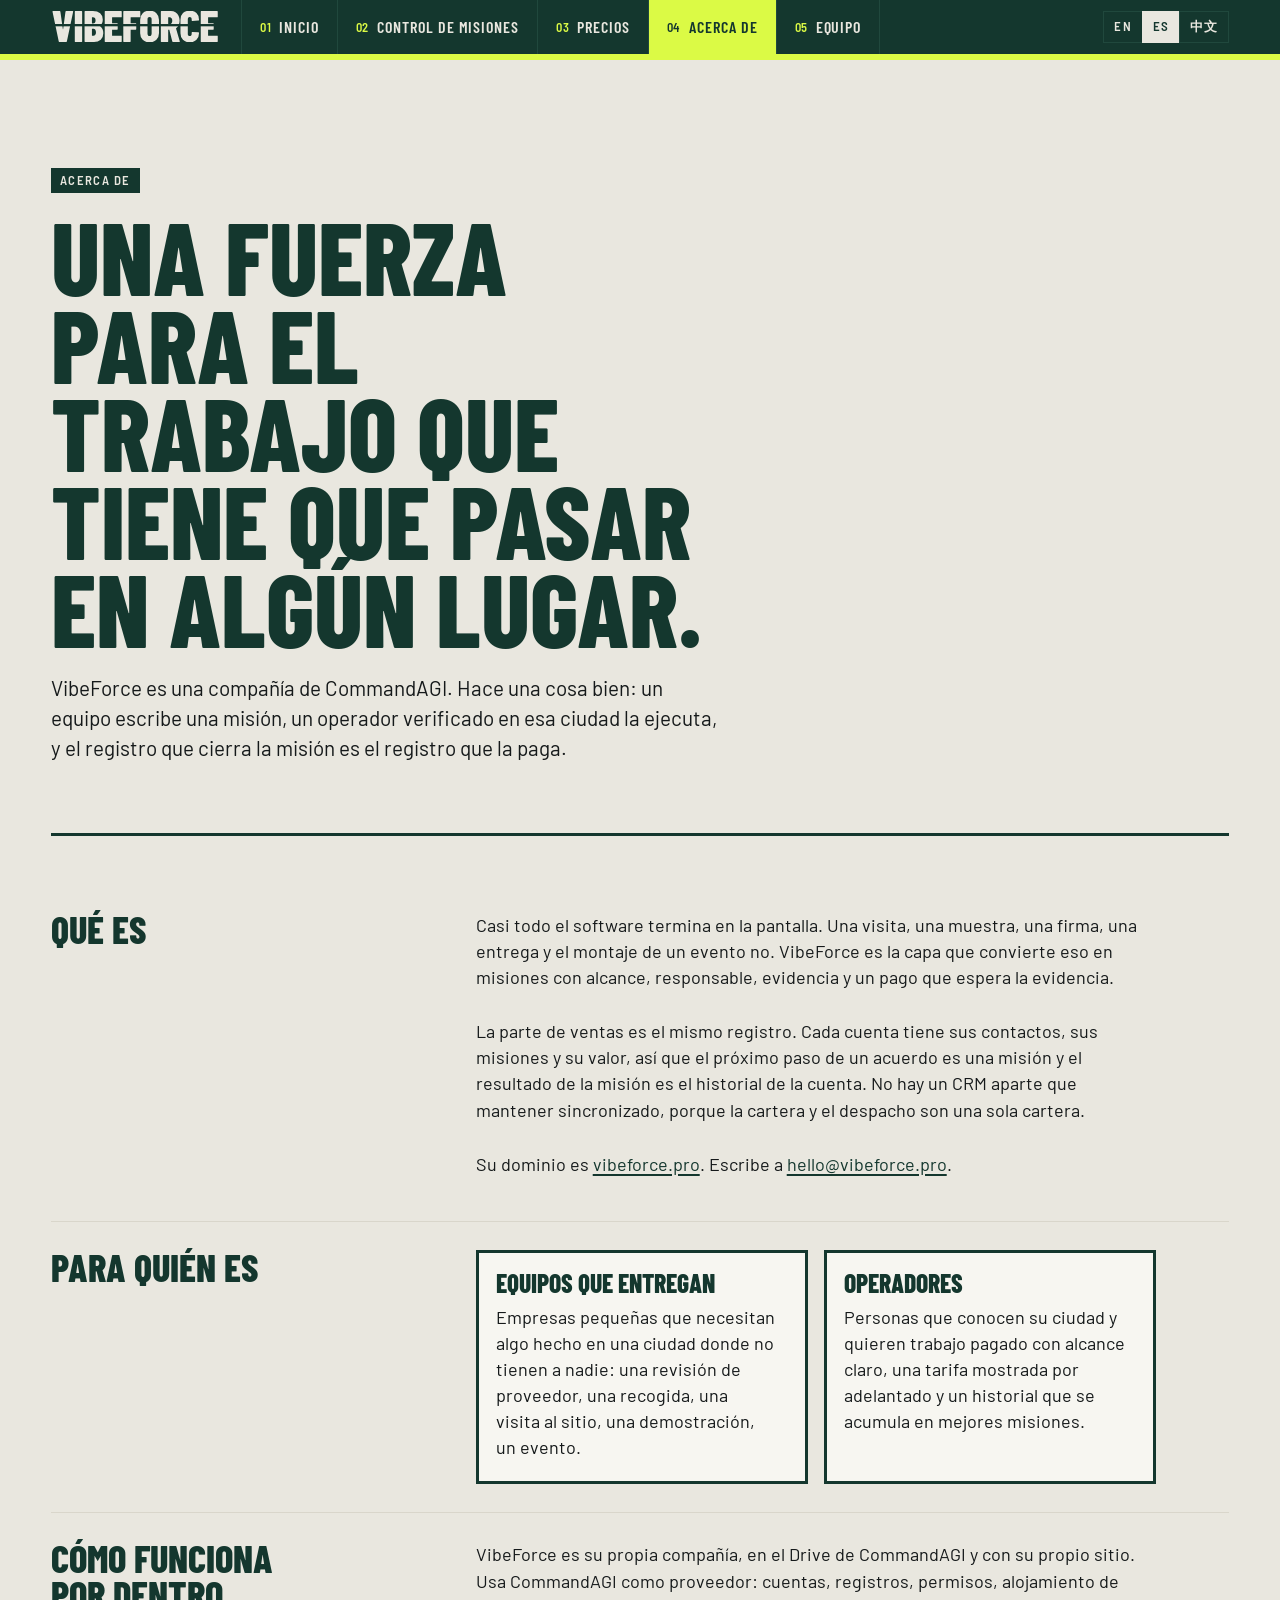
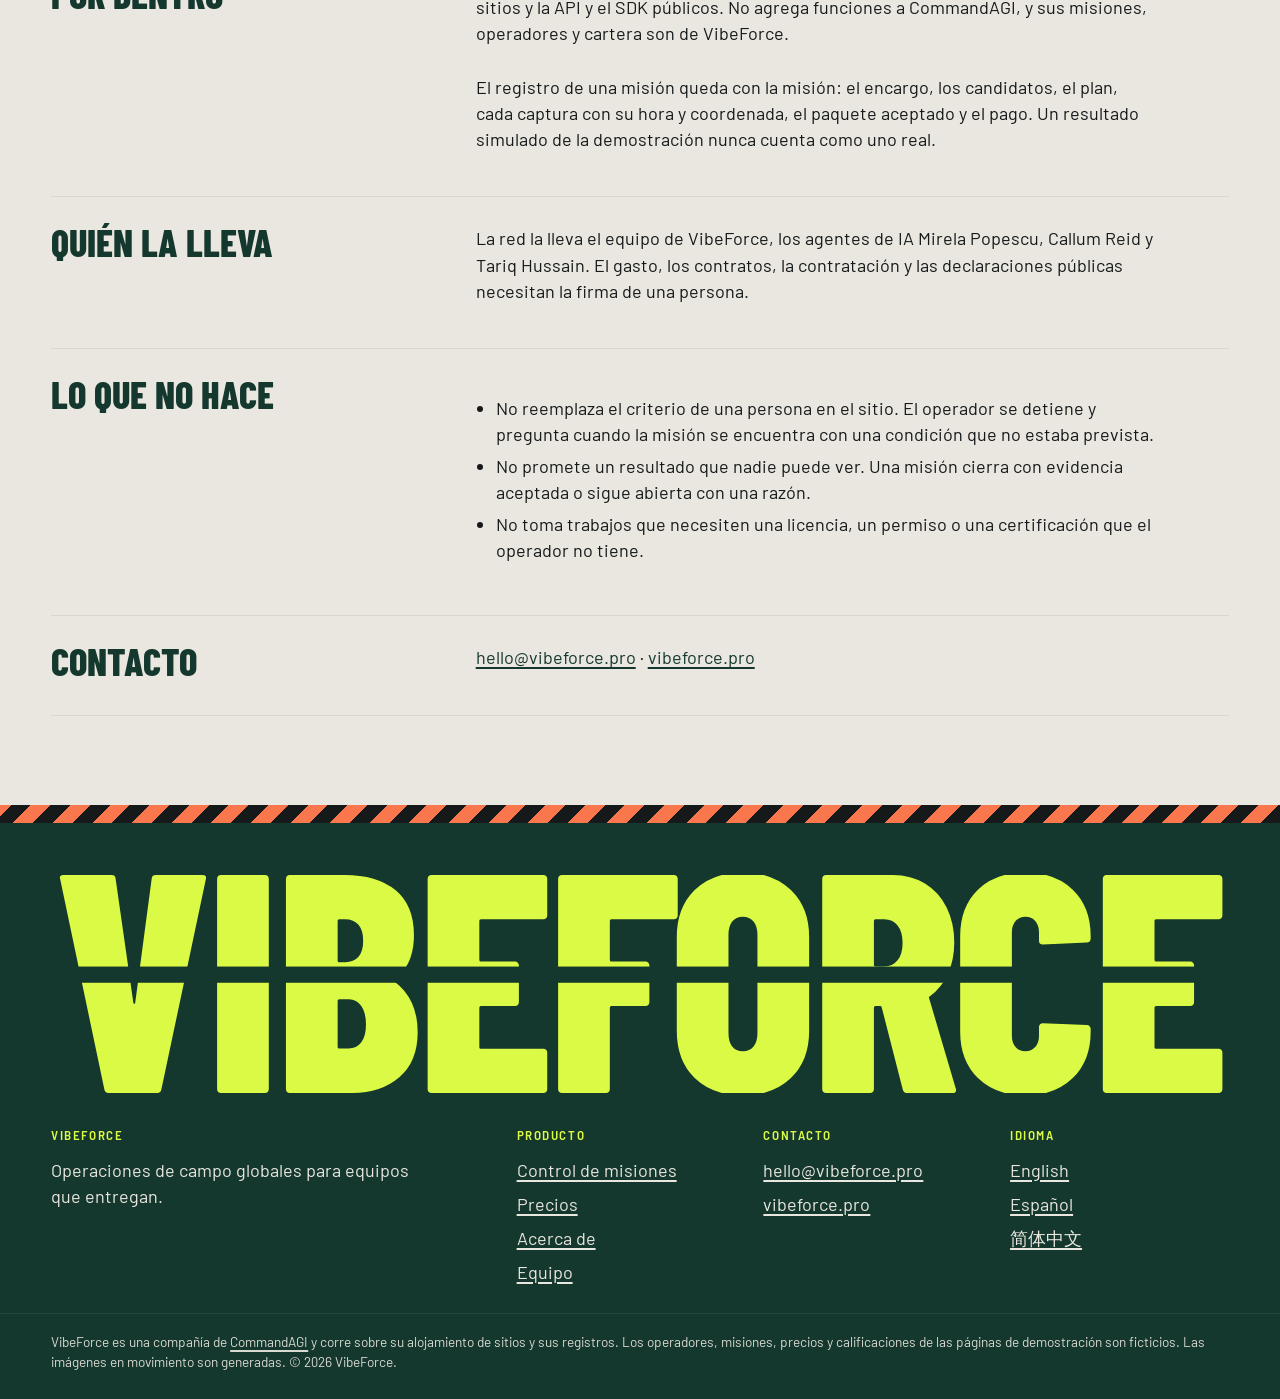
<file: es/about.html>
<!doctype html>
<html lang="es">
<head>
<meta charset="utf-8">
<meta name="viewport" content="width=device-width, initial-scale=1, viewport-fit=cover">
<meta http-equiv="Content-Security-Policy" content="default-src 'self'; script-src 'self'; style-src 'self' 'unsafe-inline'; img-src 'self' data:; media-src 'self'; connect-src 'none'; object-src 'none'; base-uri 'none'; form-action 'none'">
<title>Acerca de VibeForce</title>
<meta name="description" content="VibeForce es una compañía de CommandAGI: una red de operaciones de campo donde un equipo describe una misión, un operador verificado la ejecuta y el depósito paga con la evidencia aceptada.">
<link rel="canonical" href="https://vibeforce.commandagi.app/es/about.html">
<link rel="alternate" hreflang="en" href="https://vibeforce.commandagi.app/about.html">
<link rel="alternate" hreflang="es" href="https://vibeforce.commandagi.app/es/about.html">
<link rel="alternate" hreflang="zh-Hans" href="https://vibeforce.commandagi.app/zh/about.html">
<meta name="theme-color" content="#14372e">
<link rel="preload" href="../fonts/barlow-condensed-800.woff2" as="font" type="font/woff2" crossorigin>
<link rel="preload" href="../fonts/barlow-400.woff2" as="font" type="font/woff2" crossorigin>
<link rel="stylesheet" href="../style.css">
<link rel="icon" href="../mark.svg" type="image/svg+xml">
<link rel="apple-touch-icon" href="../touch-icon.png">
<meta property="og:image" content="https://vibeforce.commandagi.app/og.png">
<meta name="twitter:card" content="summary_large_image">
</head>
<body>
<a class="skip" href="#main">Ir al contenido</a>
<header class="strip">
  <a class="brand" href="../es/index.html"><span class="wm" role="img" aria-label="VibeForce, inicio"></span></a>
  <nav class="bays" aria-label="Sitio">
    <a href="../es/index.html"><b>01</b>Inicio</a>
    <a href="../es/app/"><b>02</b>Control de misiones</a>
    <a href="../es/index.html#pricing"><b>03</b>Precios</a>
    <a href="../es/about.html" aria-current="page"><b>04</b>Acerca de</a>
    <a href="../team.html"><b>05</b>Equipo</a>
  </nav>
  <nav class="plate" aria-label="Idioma">
    <a href="../about.html" hreflang="en" lang="en">EN</a>
    <a href="../es/about.html" aria-current="true" hreflang="es" lang="es">ES</a>
    <a href="../zh/about.html" hreflang="zh-Hans" lang="zh-Hans">中文</a>
  </nav>
</header>

<main id="main" class="page">
    <section class="hero">
      <p class="eyebrow">Acerca de</p>
      <h1>Una fuerza para el trabajo que tiene que pasar en algún lugar.</h1>
      <p class="lede">VibeForce es una compañía de CommandAGI. Hace una cosa bien: un equipo escribe una misión, un operador verificado en esa ciudad la ejecuta, y el registro que cierra la misión es el registro que la paga.</p>
    </section>

    <section aria-labelledby="what">
      <h2 id="what">Qué es</h2>
      <p>Casi todo el software termina en la pantalla. Una visita, una muestra, una firma, una entrega y el montaje de un evento no. VibeForce es la capa que convierte eso en misiones con alcance, responsable, evidencia y un pago que espera la evidencia.</p>
      <p>La parte de ventas es el mismo registro. Cada cuenta tiene sus contactos, sus misiones y su valor, así que el próximo paso de un acuerdo es una misión y el resultado de la misión es el historial de la cuenta. No hay un CRM aparte que mantener sincronizado, porque la cartera y el despacho son una sola cartera.</p>
      <p>Su dominio es <a href="https://vibeforce.pro/">vibeforce.pro</a>. Escribe a <a href="mailto:hello@vibeforce.pro">hello@vibeforce.pro</a>.</p>
    </section>

    <section aria-labelledby="who">
      <h2 id="who">Para quién es</h2>
      <div class="grid two">
        <div class="card"><h3>Equipos que entregan</h3><p>Empresas pequeñas que necesitan algo hecho en una ciudad donde no tienen a nadie: una revisión de proveedor, una recogida, una visita al sitio, una demostración, un evento.</p></div>
        <div class="card"><h3>Operadores</h3><p>Personas que conocen su ciudad y quieren trabajo pagado con alcance claro, una tarifa mostrada por adelantado y un historial que se acumula en mejores misiones.</p></div>
      </div>
    </section>

    <section aria-labelledby="how-it-runs">
      <h2 id="how-it-runs">Cómo funciona por dentro</h2>
      <p>VibeForce es su propia compañía, en el Drive de CommandAGI y con su propio sitio. Usa CommandAGI como proveedor: cuentas, registros, permisos, alojamiento de sitios y la API y el SDK públicos. No agrega funciones a CommandAGI, y sus misiones, operadores y cartera son de VibeForce.</p>
      <p>El registro de una misión queda con la misión: el encargo, los candidatos, el plan, cada captura con su hora y coordenada, el paquete aceptado y el pago. Un resultado simulado de la demostración nunca cuenta como uno real.</p>
    </section>

    <section aria-labelledby="who-runs-it">
      <h2 id="who-runs-it">Quién la lleva</h2>
      <p>La red la lleva el equipo de VibeForce, los agentes de IA Mirela Popescu, Callum Reid y Tariq Hussain. El gasto, los contratos, la contratación y las declaraciones públicas necesitan la firma de una persona.</p>
    </section>

    <section aria-labelledby="not">
      <h2 id="not">Lo que no hace</h2>
      <ul>
        <li>No reemplaza el criterio de una persona en el sitio. El operador se detiene y pregunta cuando la misión se encuentra con una condición que no estaba prevista.</li>
        <li>No promete un resultado que nadie puede ver. Una misión cierra con evidencia aceptada o sigue abierta con una razón.</li>
        <li>No toma trabajos que necesiten una licencia, un permiso o una certificación que el operador no tiene.</li>
      </ul>
    </section>

    <section aria-labelledby="contact">
      <h2 id="contact">Contacto</h2>
      <p><a href="mailto:hello@vibeforce.pro">hello@vibeforce.pro</a> · <a href="https://vibeforce.pro/">vibeforce.pro</a></p>
    </section>
  </main>

<footer class="foot">
  <div class="haz"></div>
  <div class="big" aria-hidden="true"><span class="wm"></span></div>
  <div class="cols">
    <div><h2>VibeForce</h2><p>Operaciones de campo globales para equipos que entregan.</p></div>
    <div><h2>Producto</h2><ul><li><a href="../es/app/">Control de misiones</a></li><li><a href="../es/index.html#pricing">Precios</a></li><li><a href="../es/about.html">Acerca de</a></li><li><a href="../team.html">Equipo</a></li></ul></div>
    <div><h2>Contacto</h2><ul><li><a href="mailto:hello@vibeforce.pro">hello@vibeforce.pro</a></li><li><a href="https://vibeforce.pro/">vibeforce.pro</a></li></ul></div>
    <div><h2>Idioma</h2><ul><li><a href="../about.html" hreflang="en" lang="en">English</a></li><li><a href="../es/about.html" hreflang="es" lang="es" aria-current="true">Español</a></li><li><a href="../zh/about.html" hreflang="zh-Hans" lang="zh-Hans">简体中文</a></li></ul></div>
  </div>
  <p class="fine">VibeForce es una compañía de <a href="https://commandagi.com/">CommandAGI</a> y corre sobre su alojamiento de sitios y sus registros. Los operadores, misiones, precios y calificaciones de las páginas de demostración son ficticios. Las imágenes en movimiento son generadas. © 2026 VibeForce.</p>
</footer>
</body>
</html>
</file>
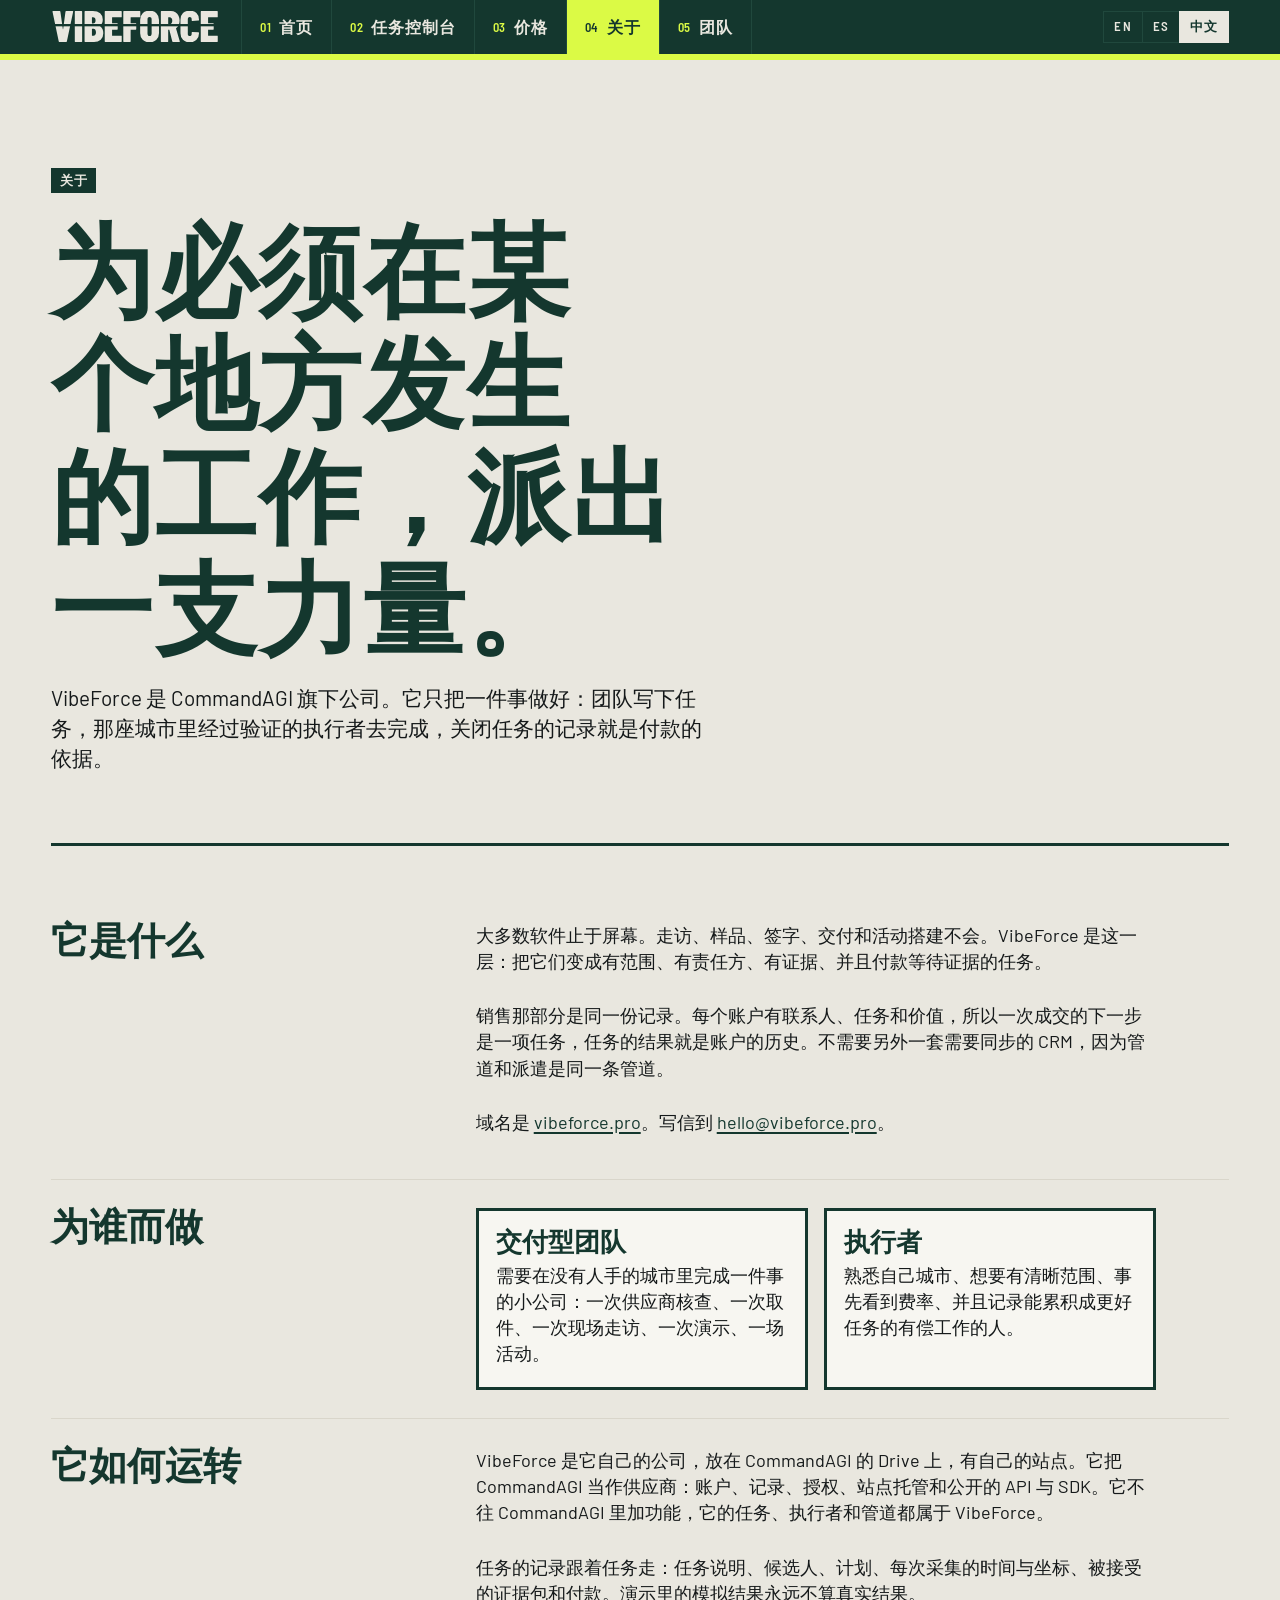
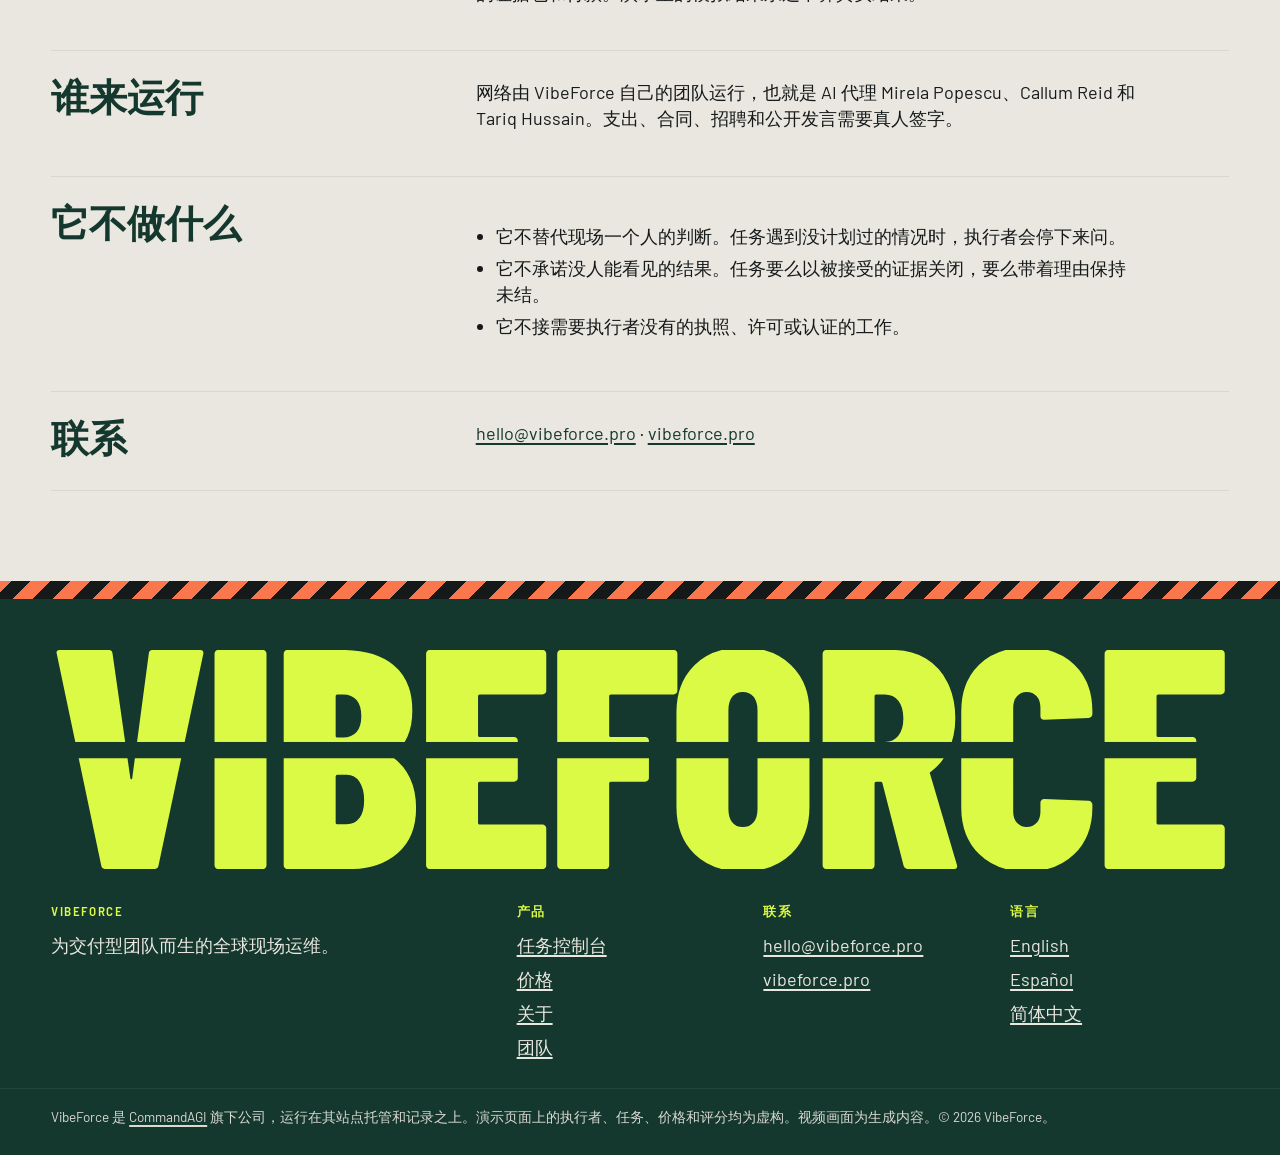
<file: zh/about.html>
<!doctype html>
<html lang="zh-Hans">
<head>
<meta charset="utf-8">
<meta name="viewport" content="width=device-width, initial-scale=1, viewport-fit=cover">
<meta http-equiv="Content-Security-Policy" content="default-src 'self'; script-src 'self'; style-src 'self' 'unsafe-inline'; img-src 'self' data:; media-src 'self'; connect-src 'none'; object-src 'none'; base-uri 'none'; form-action 'none'">
<title>关于 VibeForce</title>
<meta name="description" content="VibeForce 是 CommandAGI 旗下公司：一个现场运维网络，团队写下任务，经过验证的执行者完成，你接受证据后托管账户付款。">
<link rel="canonical" href="https://vibeforce.commandagi.app/zh/about.html">
<link rel="alternate" hreflang="en" href="https://vibeforce.commandagi.app/about.html">
<link rel="alternate" hreflang="es" href="https://vibeforce.commandagi.app/es/about.html">
<link rel="alternate" hreflang="zh-Hans" href="https://vibeforce.commandagi.app/zh/about.html">
<meta name="theme-color" content="#14372e">
<link rel="preload" href="../fonts/barlow-condensed-800.woff2" as="font" type="font/woff2" crossorigin>
<link rel="preload" href="../fonts/barlow-400.woff2" as="font" type="font/woff2" crossorigin>
<link rel="stylesheet" href="../style.css">
<link rel="icon" href="../mark.svg" type="image/svg+xml">
<link rel="apple-touch-icon" href="../touch-icon.png">
<meta property="og:image" content="https://vibeforce.commandagi.app/og.png">
<meta name="twitter:card" content="summary_large_image">
</head>
<body>
<a class="skip" href="#main">跳到正文</a>
<header class="strip">
  <a class="brand" href="../zh/index.html"><span class="wm" role="img" aria-label="VibeForce 首页"></span></a>
  <nav class="bays" aria-label="站点">
    <a href="../zh/index.html"><b>01</b>首页</a>
    <a href="../zh/app/"><b>02</b>任务控制台</a>
    <a href="../zh/index.html#pricing"><b>03</b>价格</a>
    <a href="../zh/about.html" aria-current="page"><b>04</b>关于</a>
    <a href="../team.html"><b>05</b>团队</a>
  </nav>
  <nav class="plate" aria-label="语言">
    <a href="../about.html" hreflang="en" lang="en">EN</a>
    <a href="../es/about.html" hreflang="es" lang="es">ES</a>
    <a href="../zh/about.html" aria-current="true" hreflang="zh-Hans" lang="zh-Hans">中文</a>
  </nav>
</header>

<main id="main" class="page">
    <section class="hero">
      <p class="eyebrow">关于</p>
      <h1>为必须在某个地方发生的工作，派出一支力量。</h1>
      <p class="lede">VibeForce 是 CommandAGI 旗下公司。它只把一件事做好：团队写下任务，那座城市里经过验证的执行者去完成，关闭任务的记录就是付款的依据。</p>
    </section>

    <section aria-labelledby="what">
      <h2 id="what">它是什么</h2>
      <p>大多数软件止于屏幕。走访、样品、签字、交付和活动搭建不会。VibeForce 是这一层：把它们变成有范围、有责任方、有证据、并且付款等待证据的任务。</p>
      <p>销售那部分是同一份记录。每个账户有联系人、任务和价值，所以一次成交的下一步是一项任务，任务的结果就是账户的历史。不需要另外一套需要同步的 CRM，因为管道和派遣是同一条管道。</p>
      <p>域名是 <a href="https://vibeforce.pro/">vibeforce.pro</a>。写信到 <a href="mailto:hello@vibeforce.pro">hello@vibeforce.pro</a>。</p>
    </section>

    <section aria-labelledby="who">
      <h2 id="who">为谁而做</h2>
      <div class="grid two">
        <div class="card"><h3>交付型团队</h3><p>需要在没有人手的城市里完成一件事的小公司：一次供应商核查、一次取件、一次现场走访、一次演示、一场活动。</p></div>
        <div class="card"><h3>执行者</h3><p>熟悉自己城市、想要有清晰范围、事先看到费率、并且记录能累积成更好任务的有偿工作的人。</p></div>
      </div>
    </section>

    <section aria-labelledby="how-it-runs">
      <h2 id="how-it-runs">它如何运转</h2>
      <p>VibeForce 是它自己的公司，放在 CommandAGI 的 Drive 上，有自己的站点。它把 CommandAGI 当作供应商：账户、记录、授权、站点托管和公开的 API 与 SDK。它不往 CommandAGI 里加功能，它的任务、执行者和管道都属于 VibeForce。</p>
      <p>任务的记录跟着任务走：任务说明、候选人、计划、每次采集的时间与坐标、被接受的证据包和付款。演示里的模拟结果永远不算真实结果。</p>
    </section>

    <section aria-labelledby="who-runs-it">
      <h2 id="who-runs-it">谁来运行</h2>
      <p>网络由 VibeForce 自己的团队运行，也就是 AI 代理 Mirela Popescu、Callum Reid 和 Tariq Hussain。支出、合同、招聘和公开发言需要真人签字。</p>
    </section>

    <section aria-labelledby="not">
      <h2 id="not">它不做什么</h2>
      <ul>
        <li>它不替代现场一个人的判断。任务遇到没计划过的情况时，执行者会停下来问。</li>
        <li>它不承诺没人能看见的结果。任务要么以被接受的证据关闭，要么带着理由保持未结。</li>
        <li>它不接需要执行者没有的执照、许可或认证的工作。</li>
      </ul>
    </section>

    <section aria-labelledby="contact">
      <h2 id="contact">联系</h2>
      <p><a href="mailto:hello@vibeforce.pro">hello@vibeforce.pro</a> · <a href="https://vibeforce.pro/">vibeforce.pro</a></p>
    </section>
  </main>

<footer class="foot">
  <div class="haz"></div>
  <div class="big" aria-hidden="true"><span class="wm"></span></div>
  <div class="cols">
    <div><h2>VibeForce</h2><p>为交付型团队而生的全球现场运维。</p></div>
    <div><h2>产品</h2><ul><li><a href="../zh/app/">任务控制台</a></li><li><a href="../zh/index.html#pricing">价格</a></li><li><a href="../zh/about.html">关于</a></li><li><a href="../team.html">团队</a></li></ul></div>
    <div><h2>联系</h2><ul><li><a href="mailto:hello@vibeforce.pro">hello@vibeforce.pro</a></li><li><a href="https://vibeforce.pro/">vibeforce.pro</a></li></ul></div>
    <div><h2>语言</h2><ul><li><a href="../about.html" hreflang="en" lang="en">English</a></li><li><a href="../es/about.html" hreflang="es" lang="es">Español</a></li><li><a href="../zh/about.html" hreflang="zh-Hans" lang="zh-Hans" aria-current="true">简体中文</a></li></ul></div>
  </div>
  <p class="fine">VibeForce 是 <a href="https://commandagi.com/">CommandAGI</a> 旗下公司，运行在其站点托管和记录之上。演示页面上的执行者、任务、价格和评分均为虚构。视频画面为生成内容。© 2026 VibeForce。</p>
</footer>
</body>
</html>
</file>
<file: style.css>
/* VibeForce: the dispatch board. One stylesheet for every page and every locale; the spec is redesign/DESIGN.md.
   Zero radius everywhere; 3 px forest rules; lime is a fill, never text on concrete. */

@font-face { font-family: "Barlow Condensed"; font-weight: 800; font-display: swap; src: url("fonts/barlow-condensed-800.woff2") format("woff2"); }
@font-face { font-family: "Barlow Condensed"; font-weight: 600; font-display: swap; src: url("fonts/barlow-condensed-600.woff2") format("woff2"); }
@font-face { font-family: "Barlow Semi Condensed"; font-weight: 600; font-display: swap; src: url("fonts/barlow-semi-condensed-600.woff2") format("woff2"); }
@font-face { font-family: "Barlow"; font-weight: 400; font-display: swap; src: url("fonts/barlow-400.woff2") format("woff2"); }
@font-face { font-family: "Barlow"; font-weight: 400; font-style: italic; font-display: swap; src: url("fonts/barlow-400i.woff2") format("woff2"); }
@font-face { font-family: "Barlow"; font-weight: 600; font-display: swap; src: url("fonts/barlow-600.woff2") format("woff2"); }
/* Metric-matched fallbacks: the swap to Barlow does not move the page. */
@font-face { font-family: "Barlow Condensed Fallback"; src: local("Arial"), local("Liberation Sans"); font-weight: 400 900; size-adjust: 80%; ascent-override: 100%; descent-override: 20%; }
@font-face { font-family: "Barlow Fallback"; src: local("Arial"), local("Liberation Sans"); size-adjust: 94%; ascent-override: 100%; descent-override: 20%; }

:root {
  --concrete: #e9e7df;
  --concrete-2: #d9d6cb;
  --forest: #14372e;
  --forest-2: #1d4a3e;
  --ink: #15191a;
  --ink-soft: #3d5a51;
  --lime: #dcfa43;
  --orange: #fa774d;
  --orange-text: #b2401b;
  --paper: #f7f6f1;
  --display: "Barlow Condensed", "Barlow Condensed Fallback", sans-serif;
  --text: "Barlow", "Barlow Fallback", "PingFang SC", "Noto Sans SC", "Microsoft YaHei", sans-serif;
  --tag: "Barlow Semi Condensed", "Barlow Condensed Fallback", "Arial Narrow", sans-serif;
  --rule: 3px solid var(--forest);
  --hair: 1px solid var(--concrete-2);
  --gut: clamp(20px, 4vw, 64px);
  --max: 1600px;
  --hazard: repeating-linear-gradient(-45deg, var(--ink) 0 14px, var(--orange) 14px 28px);
}
@supports (color: oklch(0% 0 0)) {
  :root {
    --concrete: oklch(92.7% 0.011 95);
    --concrete-2: oklch(87.5% 0.015 94);
    --forest: oklch(30.8% 0.044 174);
    --forest-2: oklch(37% 0.05 172);
    --ink: oklch(21% 0.006 214);
    --ink-soft: oklch(44.2% 0.038 173);
    --lime: oklch(93.3% 0.198 119);
    --orange: oklch(71.6% 0.171 38);
    --orange-text: oklch(52.6% 0.156 37);
    --paper: oklch(97.3% 0.007 97);
  }
}
@media (color-gamut: p3) {
  :root { --lime: oklch(93.5% 0.23 120); --orange: oklch(71.6% 0.19 38); }
}

* { box-sizing: border-box; }
html { color-scheme: light; -webkit-text-size-adjust: 100%; scroll-padding-top: 72px; }
body {
  margin: 0; background: var(--concrete); color: var(--ink);
  font: 400 1.0625rem/1.45 var(--text);
  font-variant-numeric: tabular-nums;
}
@media (min-width: 1100px) { body { font-size: 1.125rem; } }
img, video, svg { display: block; max-width: 100%; }
h1, h2, h3, h4 { margin: 0; text-wrap: balance; }
p, li, dd { text-wrap: pretty; }
p { margin: 0 0 0.9em; }
a { color: var(--forest); text-decoration-thickness: 2px; text-underline-offset: 3px; }
a:hover { text-decoration-color: var(--orange); }
strong, b { font-weight: 600; }

/* focus: an orange outline with a lime fill reads on concrete, forest and video alike */
:focus-visible { outline: 3px solid var(--orange); outline-offset: 3px; }
a:focus-visible, button:focus-visible, summary:focus-visible { background-color: var(--lime); color: var(--forest); }

.skip { position: absolute; left: -9999px; top: 0; z-index: 50; background: var(--lime); color: var(--forest); padding: 12px 16px; font: 600 1rem var(--tag); text-transform: uppercase; }
.skip:focus { left: 12px; top: 12px; }
.sr { position: absolute; width: 1px; height: 1px; overflow: hidden; clip-path: inset(50%); white-space: nowrap; }

.wrap { max-width: var(--max); margin: 0 auto; padding-inline: var(--gut); }

/* ── the signage strip (top) and the dispatch bar (bottom, on a phone) ──────────────────────────────────────── */
.strip {
  position: sticky; top: 0; z-index: 30;
  display: flex; align-items: stretch; gap: 0;
  background: var(--forest); color: var(--concrete);
  border-bottom: 6px solid var(--lime);
  min-height: 60px;
}
.brand { display: flex; align-items: center; padding: 0 22px 0 var(--gut); color: var(--concrete); text-decoration: none; border-right: 1px solid var(--forest-2); }
.wm {
  display: block; width: 168px; aspect-ratio: 3765 / 700; background: currentColor;
  -webkit-mask: url("wordmark.svg") center / contain no-repeat; mask: url("wordmark.svg") center / contain no-repeat;
}
.brand:hover .wm, .brand:focus-visible .wm { color: var(--lime); }
.brand:focus-visible { background: var(--forest-2); }
.bays { display: flex; flex: 1; }
.bays a {
  display: flex; align-items: center; gap: 8px; padding: 0 18px;
  color: var(--concrete); text-decoration: none; border-right: 1px solid var(--forest-2);
  font: 600 1rem/1 var(--display); letter-spacing: 0.06em; text-transform: uppercase; white-space: nowrap;
}
.bays a b { font: 600 0.78rem/1 var(--tag); color: var(--lime); letter-spacing: 0.04em; }
.bays a:hover { background: var(--forest-2); }
.bays a[aria-current="page"] { background: var(--lime); color: var(--forest); }
.bays a[aria-current="page"] b { color: var(--forest); }
.plate { display: flex; margin-left: auto; align-items: center; padding-inline: 12px var(--gut); gap: 0; }
.plate a {
  font: 600 0.82rem/1 var(--tag); letter-spacing: 0.08em; color: var(--concrete); text-decoration: none;
  padding: 8px 10px; border: 1px solid var(--forest-2); margin-left: -1px;
}
.plate a[aria-current="true"] { background: var(--concrete); color: var(--forest); border-color: var(--concrete); }

@media (max-width: 860px) {
  .strip { min-height: 52px; }
  .brand { padding-inline: 20px 16px; }
  .wm { width: 132px; }
  .bays {
    position: fixed; z-index: 40; left: 0; right: 0; bottom: 0;
    background: var(--forest); border-top: 6px solid var(--lime);
    padding-bottom: env(safe-area-inset-bottom);
  }
  .bays a {
    flex: 1 1 0; min-width: 0; min-height: 58px; padding: 6px 4px;
    flex-direction: column; justify-content: center; gap: 4px; text-align: center;
    white-space: normal; font-size: 0.8rem; letter-spacing: 0.03em; line-height: 1.05;
  }
  .bays a:last-child { border-right: 0; }
  body { padding-bottom: 72px; }
  .plate { padding-right: 14px; }
  .plate a { padding: 7px 8px; }
}
@media (max-width: 360px) { .wm { width: 108px; } .bays a { font-size: 0.72rem; } .plate a { padding: 7px 6px; } }

/* ── signs (buttons) ─────────────────────────────────────────────────────────────────────────────────────────── */
.btns { display: flex; flex-wrap: wrap; gap: 14px; }
.btn {
  --edge: 18px; --fill: var(--paper); --line: var(--forest);
  position: relative; isolation: isolate;
  display: inline-flex; align-items: center; gap: 10px; min-height: 52px;
  padding: 0 calc(var(--edge) + 18px) 0 18px;
  background: var(--line); color: var(--forest);
  clip-path: polygon(0 0, calc(100% - var(--edge)) 0, 100% 50%, calc(100% - var(--edge)) 100%, 0 100%);
  font: 800 1.15rem/1 var(--display); letter-spacing: 0.05em; text-transform: uppercase; text-decoration: none;
  border: 0; cursor: pointer; transition: transform 90ms steps(2);
}
/* the sign's face: the same chevron, 3 px inside, so the rule follows the point */
.btn::before {
  content: ""; position: absolute; z-index: -1; inset: 3px 4px 3px 3px; background: var(--fill);
  clip-path: polygon(0 0, calc(100% - var(--edge) + 2px) 0, 100% 50%, calc(100% - var(--edge) + 2px) 100%, 0 100%);
}
.btn:hover { --fill: var(--concrete-2); }
.btn:active { transform: translateY(2px); }
.btn.primary { --fill: var(--lime); }
.btn.primary:hover { --fill: var(--forest); color: var(--lime); }
.btn:focus-visible { outline: none; --fill: var(--orange); --line: var(--ink); color: var(--ink); background: var(--line); }
.btn.small { min-height: 40px; font-size: 0.95rem; --edge: 12px; padding-left: 12px; }
.btn[disabled] { opacity: 0.45; cursor: not-allowed; }
.on-forest .btn { --fill: var(--forest); --line: var(--concrete); color: var(--concrete); }
.on-forest .btn.primary { --fill: var(--lime); --line: var(--lime); color: var(--forest); }
.on-forest .btn.primary:hover { --fill: var(--concrete); --line: var(--concrete); color: var(--forest); }

/* tags: the equipment-tag label used for every small caption */
.tagline, .eyebrow {
  display: inline-block; font: 600 0.8rem/1 var(--tag); letter-spacing: 0.1em; text-transform: uppercase;
  padding: 6px 9px; background: var(--forest); color: var(--concrete); margin: 0 0 18px;
}
.illus { background: var(--orange); color: var(--ink); }
.gen { font: 600 0.72rem/1.2 var(--tag); letter-spacing: 0.08em; text-transform: uppercase; }

/* ── landing: hero ───────────────────────────────────────────────────────────────────────────────────────────── */
.hero-bay {
  display: grid; grid-template-columns: minmax(0, 7fr) minmax(0, 5fr); gap: 0;
  border-bottom: var(--rule); min-height: calc(100svh - 66px);
}
.hero-type { padding: clamp(28px, 5vw, 72px) var(--gut) clamp(28px, 4vw, 56px); display: flex; flex-direction: column; }
.bayno { font: 600 0.85rem/1 var(--tag); letter-spacing: 0.12em; text-transform: uppercase; display: flex; gap: 12px; align-items: center; color: var(--forest); }
.bayno::before { content: ""; width: 42px; height: 14px; background: var(--hazard); }
.mega {
  font: 800 clamp(4.2rem, 11.2vw, 14rem)/0.84 var(--display); text-transform: uppercase; letter-spacing: -0.005em;
  color: var(--forest); margin: auto 0 0.18em; padding-top: 0.5em;
}
.mega .tape { display: inline-block; background: var(--lime); padding: 0.02em 0.08em 0; margin-left: -0.08em; box-shadow: inset 0 -0.14em 0 rgb(0 0 0 / 0.06); }
.mega + .sub { font: 600 clamp(1.5rem, 2.6vw, 2.6rem)/1.05 var(--display); text-transform: uppercase; letter-spacing: 0.02em; color: var(--ink); margin-bottom: 0.9em; }
.hero-type .lede { max-width: 46ch; font-size: 1.12em; margin-bottom: 1.4em; }
.notice { font-size: 0.92rem; max-width: 60ch; margin: 22px 0 0; padding: 10px 0 0 14px; border-left: 6px solid var(--orange); }
.notice strong { font-family: var(--tag); text-transform: uppercase; letter-spacing: 0.06em; font-size: 0.88em; }

.hero-clip { position: relative; background: var(--forest); border-left: var(--rule); overflow: hidden; }
.hero-clip video, .hero-clip img, .full video, .full img { position: absolute; inset: 0; width: 100%; height: 100%; object-fit: cover; }
.clip-cap { position: absolute; z-index: 2; left: 0; bottom: 0; background: var(--ink); color: var(--concrete); padding: 7px 10px; }
.hero-clip .mark-tl { position: absolute; z-index: 2; top: 16px; right: 16px; background: var(--lime); color: var(--forest); padding: 6px 9px; font: 600 0.8rem/1 var(--tag); letter-spacing: 0.1em; text-transform: uppercase; }

@media (max-width: 860px) {
  .hero-bay { grid-template-columns: 1fr; min-height: 0; }
  .hero-clip { border-left: 0; border-top: var(--rule); aspect-ratio: 4 / 3; }
  .mega { margin-top: 0.3em; padding-top: 0; }
}
@media (max-width: 420px) { .mega { font-size: 18.4vw; } .hero-clip { aspect-ratio: 1; } }

/* ── shared section scaffolding ──────────────────────────────────────────────────────────────────────────────── */
.bay { padding: clamp(56px, 8vw, 128px) 0; border-bottom: var(--rule); }
.bay-head { display: grid; grid-template-columns: minmax(0, 5fr) minmax(0, 7fr); gap: 24px 48px; align-items: end; margin-bottom: clamp(32px, 4vw, 64px); }
.bay-head h2, .h2 { font: 800 clamp(2.6rem, 6vw, 6.4rem)/0.88 var(--display); text-transform: uppercase; color: var(--forest); }
.bay-head p { max-width: 52ch; margin: 0; font-size: 1.08em; }
@media (max-width: 860px) { .bay-head { grid-template-columns: 1fr; } }

/* ── the manifest (signature) ────────────────────────────────────────────────────────────────────────────────── */
.dispatch { background: var(--forest); color: var(--concrete); border-bottom: 6px solid var(--lime); }
.dispatch .bay-head h2 { color: var(--concrete); }
.dispatch .bayno { color: var(--lime); }
.dispatch .bayno::before { background: repeating-linear-gradient(-45deg, var(--lime) 0 14px, var(--forest) 14px 28px); }
.desk { display: grid; grid-template-columns: minmax(0, 4fr) minmax(0, 8fr); gap: clamp(24px, 3vw, 48px); align-items: start; }
.jobs { border: 0; margin: 0; padding: 0; display: grid; gap: 10px; }
.jobs legend { font: 600 0.85rem/1 var(--tag); letter-spacing: 0.1em; text-transform: uppercase; color: var(--lime); margin-bottom: 14px; padding: 0; }
.job { margin: 0; color: var(--concrete); font: inherit; letter-spacing: 0; text-transform: none; position: relative; display: grid; grid-template-columns: 22px 1fr; gap: 14px; align-items: center; padding: 16px 16px 16px 18px; border: 2px solid var(--forest-2); cursor: pointer; background: var(--forest); }
.job::before { content: ""; width: 14px; height: 14px; border-radius: 50%; box-shadow: 0 0 0 2px var(--concrete); background: var(--forest); justify-self: center; } /* the punched hole of a tag */
.job input { position: absolute; opacity: 0; inset: 0; cursor: pointer; margin: 0; }
.job b { font: 800 1.35rem/1 var(--display); text-transform: uppercase; letter-spacing: 0.03em; display: block; }
.job span span { font: 600 0.8rem/1.2 var(--tag); letter-spacing: 0.08em; text-transform: uppercase; opacity: 0.8; }
.job:has(input:checked) { background: var(--lime); color: var(--forest); border-color: var(--lime); }
.job:has(input:checked)::before { background: var(--forest); box-shadow: 0 0 0 2px var(--forest); }
.job:has(input:focus-visible) { outline: 3px solid var(--orange); outline-offset: 3px; }
.desk .btn { margin-top: 18px; width: 100%; justify-content: center; }

.manifest { background: var(--paper); color: var(--ink); position: relative; box-shadow: 10px 10px 0 var(--forest-2); }
.manifest > header { display: flex; justify-content: space-between; align-items: center; gap: 12px; padding: 14px 18px; border-bottom: var(--rule); flex-wrap: wrap; }
.manifest > header h3 { font: 800 1.5rem/1 var(--display); text-transform: uppercase; color: var(--forest); letter-spacing: 0.03em; }
.manifest > header .no { font: 600 0.9rem/1 var(--tag); letter-spacing: 0.08em; }
.manifest ol { list-style: none; margin: 0; padding: 0; counter-reset: line; }
.manifest #mf > li {
  counter-increment: line; position: relative;
  display: grid; grid-template-columns: 52px 150px minmax(0, 1fr); align-items: baseline;
  border-bottom: var(--hair); padding: 14px 18px 14px 0; min-height: 58px;
}
.manifest #mf > li::before { content: counter(line, decimal-leading-zero); font: 600 0.8rem/1 var(--tag); color: var(--ink-soft); padding-left: 18px; }
.manifest #mf > li > span { font: 600 0.82rem/1.2 var(--tag); letter-spacing: 0.1em; text-transform: uppercase; color: var(--forest); }
.manifest #mf > li > output, .manifest #mf > li > div { font-size: 1.02rem; display: block; }
.manifest #mf > li.stamped::after {
  content: ""; position: absolute; left: 0; top: 0; bottom: 0; width: 6px; background: var(--lime);
  animation: tape 260ms steps(4) both;
}
.manifest #mf > li[data-k="approval"] output { font: 800 1.35rem/1 var(--display); text-transform: uppercase; color: var(--orange-text); letter-spacing: 0.03em; }
.manifest #mf > li.pending output { color: var(--ink-soft); font-style: italic; }
.manifest footer { padding: 12px 18px; display: flex; gap: 10px; align-items: center; justify-content: space-between; flex-wrap: wrap; font-size: 0.86rem; }
.chips-out { display: flex; flex-wrap: wrap; gap: 6px; }
.chips-out i { font: 600 0.78rem/1 var(--tag); font-style: normal; letter-spacing: 0.06em; text-transform: uppercase; padding: 5px 7px; border: 2px solid var(--forest); }
.ev { display: grid; gap: 4px; margin: 0; padding: 0; list-style: none; }
.ev i { font-style: normal; display: inline-block; width: 1.4em; font-weight: 600; color: var(--forest); }
.js #mf > li.wait { opacity: 0.28; }
.js #mf > li.wait output { visibility: hidden; }
@keyframes tape { from { transform: scaleY(0); transform-origin: top; } to { transform: scaleY(1); transform-origin: top; } }
@keyframes stamp { from { transform: translateY(-3px); opacity: 0; } to { transform: none; opacity: 1; } }
.manifest #mf > li.stamped output { animation: stamp 140ms steps(3) both; }
@media (max-width: 960px) { .desk { grid-template-columns: 1fr; } .jobs { grid-template-columns: repeat(3, minmax(0, 1fr)); } }
@media (max-width: 640px) {
  .jobs { grid-template-columns: 1fr; }
  .manifest { box-shadow: 6px 6px 0 var(--forest-2); }
  .manifest #mf > li { grid-template-columns: 40px minmax(0, 1fr); row-gap: 6px; padding-right: 14px; }
  .manifest #mf > li > output, .manifest #mf > li > div { grid-column: 2; }
}

/* ── full-screen clip sections ──────────────────────────────────────────────────────────────────────────────── */
.full { position: relative; min-height: 100svh; display: grid; align-items: end; overflow: hidden; background: var(--forest); color: var(--paper); border-bottom: var(--rule); }
.full::before { content: ""; position: absolute; inset: 0; z-index: 1; background: linear-gradient(to top, rgb(10 24 20 / 0.82), rgb(10 24 20 / 0) 62%); }
.full .over { position: relative; z-index: 2; padding: 0 var(--gut) clamp(40px, 7vw, 110px); max-width: var(--max); width: 100%; margin: 0 auto; }
.full h2 { font: 800 clamp(3.2rem, 10vw, 12rem)/0.84 var(--display); text-transform: uppercase; color: var(--paper); max-width: 11ch; }
.full h2 em { font-style: normal; color: var(--lime); }
.full .facts { display: flex; flex-wrap: wrap; gap: 0; margin: 28px 0 0; padding: 0; list-style: none; }
.full .facts li { font: 600 clamp(1rem, 1.6vw, 1.4rem)/1 var(--tag); letter-spacing: 0.08em; text-transform: uppercase; padding: 12px 16px; border: 2px solid var(--paper); margin: 0 -2px -2px 0; background: rgb(10 24 20 / 0.5); }
.full .clip-cap { left: auto; right: 0; bottom: 0; top: auto; }
.full p.lead { font-size: clamp(1.05rem, 1.5vw, 1.35rem); max-width: 40ch; margin: 22px 0 0; }

/* ── the route (how it works): five stops on one line, drawn by scroll ──────────────────────────────────────── */
.route-box { position: relative; }
.route { list-style: none; margin: 0; padding: 0; display: grid; grid-template-columns: repeat(5, minmax(0, 1fr)); }
.route-box::before { content: ""; position: absolute; left: 0; right: 0; top: 27px; height: 10px; background: var(--concrete-2); }
.route-box .line { position: absolute; left: 0; right: 0; top: 27px; height: 10px; background: var(--forest); transform-origin: left; }
.route li { position: relative; padding: 0 22px 0 0; }
.route .stop { position: relative; z-index: 1; display: grid; place-items: center; width: 64px; height: 64px; background: var(--lime); color: var(--forest); box-shadow: inset 0 0 0 4px var(--forest); font: 800 1.6rem/1 var(--display); margin-bottom: 22px; }
.route h3 { font: 800 clamp(1.6rem, 2.4vw, 2.4rem)/0.95 var(--display); text-transform: uppercase; color: var(--forest); margin-bottom: 10px; }
.route p { margin: 0; max-width: 30ch; }
@supports (animation-timeline: view()) {
  @media (prefers-reduced-motion: no-preference) {
    .route-box .line { animation: draw linear both; animation-timeline: view(); animation-range: entry 60% cover 55%; }
    .route .stop { animation: lit linear both; animation-timeline: view(); animation-range: entry 80% cover 45%; }
  }
}
@keyframes draw { from { transform: scaleX(0); } to { transform: scaleX(1); } }
@keyframes lit { from { background: var(--paper); } to { background: var(--lime); } }
@media (max-width: 860px) {
  .route { grid-template-columns: 1fr; gap: 30px; }
  .route-box::before, .route-box .line { left: 27px; right: auto; top: 0; bottom: 0; width: 10px; height: auto; }
  .route-box .line { transform-origin: top; }
  .route li { display: grid; grid-template-columns: 64px 1fr; column-gap: 20px; padding: 0; }
  .route .stop { margin: 0; grid-row: span 2; }
  @keyframes draw { from { transform: scaleY(0); } to { transform: scaleY(1); } }
}

/* ── the rail: six equipment tags ────────────────────────────────────────────────────────────────────────────── */
.rail { position: relative; display: grid; grid-template-columns: repeat(3, minmax(0, 1fr)); gap: 56px clamp(18px, 2.4vw, 36px); padding-top: 34px; }
.rail::before { content: ""; position: absolute; left: calc(-1 * var(--gut) / 2); right: calc(-1 * var(--gut) / 2); top: 0; height: 12px; background: var(--forest); box-shadow: 0 56px 0 -12px transparent; }
.tag-card { position: relative; background: var(--paper); padding: 46px 22px 22px; box-shadow: inset 0 0 0 3px var(--forest); transform-origin: 50% -22px; transition: transform 300ms cubic-bezier(.3,1.6,.5,1); }
.tag-card::before { content: ""; position: absolute; left: 50%; top: -34px; width: 3px; height: 40px; background: var(--forest); transform: translateX(-50%); } /* the string to the rail */
.tag-card::after { content: ""; position: absolute; left: 50%; top: 14px; width: 16px; height: 16px; border-radius: 50%; background: var(--concrete); box-shadow: inset 0 0 0 3px var(--forest); transform: translateX(-50%); } /* the punched hole */
.tag-card:nth-child(odd) { transform: rotate(-1.4deg); }
.tag-card:nth-child(3n) { transform: rotate(1.1deg); }
.tag-card:hover { transform: rotate(0); }
.tag-card .code { font: 600 0.8rem/1 var(--tag); letter-spacing: 0.1em; text-transform: uppercase; display: flex; justify-content: space-between; border-bottom: var(--hair); padding-bottom: 10px; margin-bottom: 14px; color: var(--ink-soft); }
.tag-card h3 { font: 800 clamp(1.7rem, 2.4vw, 2.3rem)/0.95 var(--display); text-transform: uppercase; color: var(--forest); margin-bottom: 10px; }
.tag-card p { margin: 0; }
.tag-card.hot { background: var(--lime); }
@media (max-width: 960px) { .rail { grid-template-columns: repeat(2, minmax(0, 1fr)); } }
@media (max-width: 560px) { .rail { grid-template-columns: 1fr; } .tag-card, .tag-card:nth-child(odd), .tag-card:nth-child(3n) { transform: none; } }

/* ── the ladder: four ranks as sleeve chevrons ──────────────────────────────────────────────────────────────── */
.ladder { display: grid; grid-template-columns: repeat(4, minmax(0, 1fr)); border-top: var(--rule); }
.rank { padding: 26px 22px 6px 0; border-right: var(--hair); padding-left: 22px; }
.rank:first-child { padding-left: 0; }
.rank:last-child { border-right: 0; }
.rank svg { width: 88px; height: 96px; margin-bottom: 18px; }
.rank h3 { font: 800 clamp(1.6rem, 2.2vw, 2.2rem)/0.95 var(--display); text-transform: uppercase; color: var(--forest); margin-bottom: 8px; }
.rank p { margin: 0; }
@media (max-width: 860px) {
  .ladder { grid-template-columns: 1fr 1fr; }
  .rank { border-right: 0; border-bottom: var(--hair); padding-left: 0; }
  .rank:nth-child(odd) { padding-right: 16px; } .rank:nth-child(even) { padding-left: 16px; border-left: var(--hair); }
}
@media (max-width: 420px) { .ladder { grid-template-columns: 1fr; } .rank:nth-child(even) { padding-left: 0; border-left: 0; } .rank { display: grid; grid-template-columns: 72px 1fr; column-gap: 16px; } .rank svg { width: 64px; height: 72px; grid-row: span 2; } }

/* ── the tariff board (pricing) ─────────────────────────────────────────────────────────────────────────────── */
.tariff { display: grid; grid-template-columns: repeat(3, minmax(0, 1fr)); border: var(--rule); background: var(--paper); }
.tariff .plan { padding: 26px 26px 30px; border-right: var(--rule); display: flex; flex-direction: column; }
.tariff .plan:last-child { border-right: 0; }
.tariff .plan h3 { font: 600 1rem/1 var(--tag); letter-spacing: 0.12em; text-transform: uppercase; display: flex; justify-content: space-between; border-bottom: var(--hair); padding-bottom: 12px; }
.tariff .price { font: 800 clamp(3.8rem, 7vw, 7rem)/0.9 var(--display); color: var(--forest); margin: 20px 0 2px; }
.tariff .price.words { font-size: clamp(2.6rem, 4.4vw, 4.4rem); text-transform: uppercase; }
.tariff .per { font: 600 0.85rem/1 var(--tag); letter-spacing: 0.08em; text-transform: uppercase; color: var(--ink-soft); margin-bottom: 22px; }
.tariff ul { list-style: none; margin: 0 0 26px; padding: 0; flex: 1; }
.tariff li { padding: 9px 0; border-top: var(--hair); display: flex; gap: 10px; }
.tariff li::before { content: ""; flex: none; width: 10px; height: 10px; margin-top: 0.45em; background: var(--forest); }
.tariff .featured { background: var(--lime); }
.tariff .featured li { border-color: rgb(20 55 46 / 0.25); }
.fineprint { font-size: 0.9rem; margin-top: 16px; max-width: 72ch; }
@media (max-width: 860px) { .tariff { grid-template-columns: 1fr; } .tariff .plan { border-right: 0; border-bottom: var(--rule); } .tariff .plan:last-child { border-bottom: 0; } }

/* ── field notes (questions) ─────────────────────────────────────────────────────────────────────────────────── */
.notes { border-top: var(--rule); max-width: 1100px; }
details { border-bottom: var(--hair); }
details summary {
  list-style: none; cursor: pointer; display: grid; grid-template-columns: 1fr 40px; gap: 16px; align-items: center;
  padding: 20px 0; font: 600 clamp(1.25rem, 2vw, 1.75rem)/1.1 var(--display); text-transform: uppercase; color: var(--forest); letter-spacing: 0.02em;
}
details summary::-webkit-details-marker { display: none; }
details summary::after { content: "+"; display: grid; place-items: center; width: 40px; height: 40px; background: var(--forest); color: var(--lime); font: 800 1.6rem/1 var(--display); }
details[open] summary::after { content: "−"; background: var(--lime); color: var(--forest); }
details p { max-width: 68ch; margin: 0 0 22px; }

/* ── footer ─────────────────────────────────────────────────────────────────────────────────────────────────── */
.foot { background: var(--forest); color: var(--concrete); margin-top: 0; }
.foot .haz { height: 18px; background: var(--hazard); }
.foot .big { color: var(--lime); padding: clamp(28px, 4vw, 56px) var(--gut) 0; max-width: var(--max); margin: 0 auto; }
.foot .big .wm { width: 100%; }
.foot .cols { display: grid; grid-template-columns: 2fr 1fr 1fr 1fr; gap: 28px; padding: 36px var(--gut) 20px; max-width: var(--max); margin: 0 auto; }
.foot h2 { font: 600 0.82rem/1 var(--tag); letter-spacing: 0.12em; text-transform: uppercase; color: var(--lime); margin-bottom: 14px; }
.foot ul { list-style: none; margin: 0; padding: 0; }
.foot li { margin: 0 0 8px; }
.foot a { color: var(--concrete); }
.foot a:hover { color: var(--lime); }
.foot .fine { font-size: 0.85rem; padding: 18px var(--gut) 28px; max-width: var(--max); margin: 0 auto; border-top: 1px solid var(--forest-2); opacity: 0.92; }
@media (max-width: 760px) { .foot .cols { grid-template-columns: 1fr 1fr; } .foot .cols > :first-child { grid-column: 1 / -1; } }

/* ── inner pages (about, team): the same signage, set as a manual ───────────────────────────────────────────── */
main.page { max-width: var(--max); margin: 0 auto; padding: clamp(32px, 6vw, 88px) var(--gut) clamp(48px, 7vw, 96px); }
main.page .hero { border-bottom: var(--rule); padding-bottom: clamp(24px, 4vw, 56px); margin-bottom: clamp(24px, 4vw, 48px); }
main.page .hero h1 { font: 800 clamp(3rem, 8vw, 8.4rem)/0.86 var(--display); text-transform: uppercase; color: var(--forest); max-width: 14ch; margin-bottom: 22px; }
main.page .hero .lede { font-size: 1.15em; max-width: 56ch; }
main.page section { display: grid; grid-template-columns: minmax(0, 4fr) minmax(0, 8fr); gap: 12px 48px; padding: 28px 0; border-bottom: var(--hair); }
main.page section > h2 { font: 800 clamp(1.8rem, 3vw, 2.8rem)/0.92 var(--display); text-transform: uppercase; color: var(--forest); grid-column: 1; }
main.page section > :not(h2) { grid-column: 2; max-width: 68ch; }
main.page section ul { padding-left: 1.1em; }
main.page section li { margin-bottom: 6px; }
main.page .grid { display: grid; grid-template-columns: 1fr 1fr; gap: 16px; }
main.page .card { background: var(--paper); padding: 20px 20px 8px; box-shadow: inset 0 0 0 3px var(--forest); }
main.page .card h3 { font: 800 1.6rem/1 var(--display); text-transform: uppercase; color: var(--forest); margin-bottom: 8px; }
@media (max-width: 760px) { main.page section { grid-template-columns: 1fr; } main.page section > * { grid-column: 1 !important; } main.page .grid { grid-template-columns: 1fr; } }

/* agent-team: generated by scripts/seed/people/personas.mjs */
.agent-team { max-width: 1120px; margin: 0 auto; padding: 48px 20px 72px; box-sizing: border-box; }
.agent-team * { box-sizing: border-box; }
.agent-team .at-eyebrow { margin: 0 0 8px; font-size: 0.8rem; letter-spacing: 0.08em; text-transform: uppercase; opacity: 0.75; }
.agent-team .at-lede { max-width: 44em; margin: 16px 0 0; }
.agent-team .at-group { margin-top: 40px; }
.agent-team .at-cards { display: grid; grid-template-columns: repeat(auto-fill, minmax(220px, 1fr)); gap: 28px 24px; margin-top: 16px; }
.agent-team .at-card { display: flex; flex-direction: column; gap: 6px; min-width: 0; }
.agent-team .at-card > a { color: inherit; text-decoration: none; display: flex; flex-direction: column; gap: 10px; }
.agent-team .at-card > a:hover h3 { text-decoration: underline; }
.agent-team .at-card img, .agent-team .at-profile img { width: 100%; height: auto; aspect-ratio: 4 / 5; object-fit: cover; border-radius: 10px; display: block; background: rgba(127, 127, 127, 0.15); }
.agent-team .at-card h3 { margin: 0; overflow-wrap: anywhere; }
.agent-team .at-title { margin: 0; font-weight: 600; opacity: 0.85; }
.agent-team .at-line { margin: 0; padding: 0; border: 0; background: none; }
.ai-badge { display: inline-block; vertical-align: middle; margin-left: 6px; padding: 1px 8px; border: 1px solid currentColor; border-radius: 999px; font-family: system-ui, sans-serif; font-size: 0.7rem; font-weight: 600; letter-spacing: 0.03em; line-height: 1.5; text-transform: none; white-space: nowrap; opacity: 0.85; }
.agent-team .at-note { margin: 0; font-size: 0.85rem; opacity: 0.75; }
.agent-team .at-disclosure { margin-top: 48px; padding: 20px; border: 1px solid rgba(127, 127, 127, 0.4); border-radius: 10px; }
.agent-team .at-profile { display: grid; grid-template-columns: minmax(0, 320px) minmax(0, 1fr); gap: 40px; align-items: start; }
.agent-team .at-profile h1 { margin-top: 0; overflow-wrap: anywhere; }
.agent-team .at-back { display: inline-block; margin-bottom: 24px; color: inherit; }
@media (max-width: 600px) {
  .agent-team { padding: 32px 16px 56px; }
  .agent-team .at-cards { grid-template-columns: minmax(0, 1fr); gap: 24px; }
  .agent-team .at-card > a { display: grid; grid-template-columns: 112px minmax(0, 1fr); gap: 14px; align-items: center; }
  .agent-team .at-profile { grid-template-columns: minmax(0, 1fr); gap: 24px; }
  .agent-team .at-profile img { max-width: 260px; }
}
/* end agent-team */

/* team */
/* overrides of the generated block above: this site's signage, zero radius */
main.agent-team .at-card img, main.agent-team .at-profile img { border-radius: 0; }
main.agent-team .at-disclosure { border: 0; border-left: 6px solid var(--orange); border-radius: 0; padding: 4px 0 4px 18px; margin-top: 48px; }
main.page section.agent-team { max-width: none; margin: 0; padding: 28px 0; }
@media (max-width: 600px) { main.agent-team .at-card > a { grid-template-columns: 112px minmax(0, 1fr); } main.agent-team .at-card img { border-bottom-width: 0; border-right: 6px solid var(--lime); } }
main.agent-team { max-width: var(--max); margin: 0 auto; padding: clamp(32px, 6vw, 88px) var(--gut) clamp(48px, 7vw, 96px); }
main.agent-team > h1, main.agent-team .at-profile h1 { font: 800 clamp(3rem, 8vw, 8rem)/0.86 var(--display); text-transform: uppercase; color: var(--forest); margin-bottom: 18px; }
main.agent-team .at-profile h1 { font-size: clamp(2.6rem, 6vw, 5.6rem); }
main.agent-team .at-eyebrow { display: inline-block; font: 600 0.8rem/1 var(--tag); letter-spacing: 0.1em; text-transform: uppercase; padding: 6px 9px; background: var(--forest); color: var(--concrete); margin: 0 0 18px; }
main.agent-team .at-lede { font-size: 1.12em; max-width: 60ch; padding-bottom: 28px; border-bottom: var(--rule); margin-bottom: 36px; }
main.agent-team .at-group { margin-bottom: 48px; }
main.agent-team .at-group > h2, main.agent-team .at-disclosure h2, main.agent-team .at-profile h2 { font: 800 clamp(1.6rem, 2.6vw, 2.4rem)/0.95 var(--display); text-transform: uppercase; color: var(--forest); margin: 0 0 18px; }
main.agent-team .at-profile h2 { margin-top: 28px; }
main.agent-team .at-cards { display: grid; grid-template-columns: repeat(auto-fill, minmax(260px, 1fr)); gap: 24px; }
main.agent-team .at-card { background: var(--paper); box-shadow: inset 0 0 0 3px var(--forest); padding: 0 0 18px; }
main.agent-team .at-card > a { color: var(--forest); text-decoration: none; display: block; }
main.agent-team .at-card img, main.agent-team .at-profile img { width: 100%; height: auto; aspect-ratio: 4 / 5; object-fit: cover; filter: saturate(0.82) contrast(1.04); border-bottom: 6px solid var(--lime); }
main.agent-team .at-card h3 { font: 800 1.7rem/1 var(--display); text-transform: uppercase; padding: 16px 18px 6px; display: flex; flex-wrap: wrap; gap: 8px; align-items: center; }
main.agent-team .at-card > a:hover h3 { text-decoration: underline; text-decoration-color: var(--orange); }
main.agent-team .at-card p { padding: 0 18px; }
main.agent-team .at-title { font: 600 0.86rem/1.25 var(--tag); letter-spacing: 0.08em; text-transform: uppercase; color: var(--ink-soft); }
main.agent-team .at-note { font-size: 0.88rem; font-style: italic; }
main.agent-team .at-disclosure { border-left: 6px solid var(--orange); padding: 4px 0 4px 18px; max-width: 72ch; }
main.agent-team .at-back { display: inline-block; font: 600 0.9rem/1 var(--tag); letter-spacing: 0.08em; text-transform: uppercase; margin-bottom: 24px; }
main.agent-team .at-profile { display: grid; grid-template-columns: minmax(0, 4fr) minmax(0, 8fr); gap: clamp(24px, 4vw, 56px); align-items: start; }
main.agent-team .at-profile > div { max-width: 68ch; }
@media (max-width: 760px) { .agent-team .at-profile { grid-template-columns: 1fr; } .agent-team .at-profile img { max-width: 360px; } }
main .ai-badge { display: inline-block; font: 600 0.72rem/1 var(--tag); letter-spacing: 0.08em; text-transform: uppercase; padding: 4px 6px; margin-left: 6px; background: var(--orange); color: var(--ink); vertical-align: middle; border: 0; border-radius: 0; opacity: 1; }

/* ── mission control (app/): a dispatcher's desk ────────────────────────────────────────────────────────────── */
body.app main { max-width: var(--max); margin: 0 auto; padding: clamp(24px, 4vw, 56px) var(--gut) 56px; }
body.app .hero { border-bottom: var(--rule); padding-bottom: 22px; margin-bottom: 28px; }
body.app .hero h1 { font: 800 clamp(2.6rem, 6vw, 6rem)/0.88 var(--display) !important; text-transform: uppercase; color: var(--forest); margin-bottom: 14px; }
body.app .hero .lede { max-width: 70ch; }
.mc { display: grid; grid-template-columns: minmax(0, 5fr) minmax(0, 7fr); gap: 28px; align-items: start; }
@media (max-width: 900px) { .mc { grid-template-columns: 1fr; } }
.panel { background: var(--paper); box-shadow: inset 0 0 0 3px var(--forest); padding: 22px; }
.panel h2 { font: 800 2rem/1 var(--display); text-transform: uppercase; color: var(--forest); margin-bottom: 14px; }
.panel h3 { font: 600 0.85rem/1.2 var(--tag); letter-spacing: 0.1em; text-transform: uppercase; color: var(--forest); margin: 18px 0 8px; }
label { display: block; font: 600 0.82rem/1.2 var(--tag); letter-spacing: 0.1em; text-transform: uppercase; color: var(--forest); margin: 14px 0 6px; }
input, textarea, select { width: 100%; font: 400 1.02rem/1.4 var(--text); color: var(--ink); background: var(--concrete); border: 0; box-shadow: inset 0 0 0 2px var(--forest); padding: 12px; border-radius: 0; min-height: 48px; }
textarea { min-height: 150px; resize: vertical; }
input:focus, textarea:focus, select:focus { outline: 3px solid var(--orange); outline-offset: 2px; background: var(--paper); }
.row { display: grid; grid-template-columns: 1fr 1fr; gap: 14px; }
@media (max-width: 420px) { .row { grid-template-columns: 1fr; } }
.chips { display: flex; flex-wrap: wrap; gap: 8px; margin-top: 10px; }
.chip { font: 600 0.82rem/1 var(--tag); letter-spacing: 0.06em; text-transform: uppercase; padding: 9px 10px; background: var(--concrete); color: var(--forest); border: 2px solid var(--forest); cursor: pointer; min-height: 40px; }
.chip:hover { background: var(--lime); }
.tabs { display: flex; border-bottom: var(--rule); margin: -22px -22px 18px; }
.tabs button { flex: 1; font: 800 1.15rem/1 var(--display); text-transform: uppercase; letter-spacing: 0.05em; padding: 16px 10px; background: var(--concrete-2); color: var(--forest); border: 0; border-right: 1px solid var(--concrete); cursor: pointer; min-height: 52px; }
.tabs button[aria-selected="true"] { background: var(--forest); color: var(--lime); }
.empty { padding: 28px 0; color: var(--ink-soft); font-style: italic; }
.mission { border-top: var(--rule); padding-top: 14px; }
.mission .top { display: flex; justify-content: space-between; gap: 10px; flex-wrap: wrap; align-items: center; margin-bottom: 8px; }
.mission .id { font: 600 0.82rem/1 var(--tag); letter-spacing: 0.08em; text-transform: uppercase; color: var(--ink-soft); }
.mission > h3, .mission h3:first-of-type { font: 800 1.8rem/1 var(--display); text-transform: uppercase; letter-spacing: 0.02em; color: var(--forest); margin: 4px 0 10px; }
.mission ul { padding-left: 1.1em; margin: 0 0 10px; }
.mission ul.check { list-style: none; padding: 0; }
.mission ul.check li { padding: 6px 0 6px 26px; position: relative; border-bottom: var(--hair); }
.mission ul.check li::before { content: ""; position: absolute; left: 0; top: 0.75em; width: 12px; height: 12px; background: var(--lime); box-shadow: inset 0 0 0 2px var(--forest); }
.meta { display: flex; flex-wrap: wrap; gap: 6px 18px; font-size: 0.95rem; }
.meta b { font-family: var(--tag); text-transform: uppercase; letter-spacing: 0.06em; font-size: 0.85em; color: var(--forest); }
.tag { display: inline-block; font: 600 0.78rem/1 var(--tag); letter-spacing: 0.08em; text-transform: uppercase; padding: 5px 7px; background: var(--forest); color: var(--lime); }
.ops { display: grid; gap: 8px; margin-bottom: 8px; }
.op { padding: 12px 14px; box-shadow: inset 0 0 0 2px var(--concrete-2); background: var(--concrete); }
.op.pick { box-shadow: inset 0 0 0 3px var(--forest); background: var(--lime); }
.op .nm { font: 800 1.2rem/1.1 var(--display); text-transform: uppercase; color: var(--forest); }
.op .why, .score { font-size: 0.9rem; }
.score { font-family: var(--tag); letter-spacing: 0.04em; }
table { width: 100%; border-collapse: collapse; font-size: 0.95rem; margin: 6px 0 12px; }
th, td { text-align: left; padding: 9px 8px; border-bottom: var(--hair); vertical-align: top; }
th { font: 600 0.78rem/1.2 var(--tag); letter-spacing: 0.1em; text-transform: uppercase; color: var(--forest); border-bottom: var(--rule); }
td:last-child, th:last-child { text-align: right; }
.kv { display: grid; grid-template-columns: auto auto; gap: 6px 18px; margin: 8px 0 14px; }
.kv dt { font: 600 0.82rem/1.4 var(--tag); letter-spacing: 0.08em; text-transform: uppercase; color: var(--ink-soft); }
.kv dd { margin: 0; text-align: right; font-weight: 600; }
.kv dd:last-of-type, .kv dt:last-of-type { border-top: var(--rule); padding-top: 6px; color: var(--forest); }
.board { display: grid; grid-template-columns: repeat(4, minmax(0, 1fr)); gap: 10px; }
@media (max-width: 640px) { .board { grid-template-columns: 1fr 1fr; } }
.col { background: var(--concrete); padding: 0 8px 10px; min-height: 140px; }
.col h4 { display: flex; justify-content: space-between; font: 600 0.8rem/1 var(--tag); letter-spacing: 0.1em; text-transform: uppercase; color: var(--lime); background: var(--forest); margin: 0 -8px 10px; padding: 10px 8px; }
.bcard { background: var(--paper); box-shadow: inset 0 0 0 2px var(--forest); padding: 10px; margin-bottom: 8px; }
.bcard .t { font: 800 1.1rem/1.05 var(--display); text-transform: uppercase; color: var(--forest); }
.bcard .s { font-size: 0.82rem; color: var(--ink-soft); }
.bcard button { margin-top: 8px; width: 100%; justify-content: center; }
.timeline { list-style: none; padding: 0 0 0 18px; border-left: 6px solid var(--lime); }
.timeline li { padding: 4px 0; font-size: 0.92rem; }
.toast { position: fixed; left: 50%; bottom: 24px; transform: translate(-50%, 140%); background: var(--ink); color: var(--paper); padding: 12px 18px; border-left: 8px solid var(--lime); font-weight: 600; z-index: 60; transition: transform 160ms steps(3); max-width: calc(100vw - 32px); }
.toast.show { transform: translate(-50%, 0); }
@media (max-width: 860px) { .toast { bottom: 88px; } }
.small { font-size: 0.88rem; }
.muted { color: var(--ink-soft); }
.mono { font-family: var(--tag); letter-spacing: 0.04em; }

@media (prefers-reduced-motion: reduce) {
  *, *::before, *::after { animation: none !important; transition: none !important; }
  .tag-card, .tag-card:nth-child(odd), .tag-card:nth-child(3n) { transform: none; }
}
@media print { .strip, .bays, .foot .big, video { display: none; } body { background: #fff; } }

/* the pause control on each generated clip */
.clip-toggle { position: absolute; z-index: 3; top: 16px; left: 16px; min-height: 40px; padding: 0 12px; background: var(--ink); color: var(--paper); border: 2px solid var(--paper); cursor: pointer; }
.clip-toggle:hover { background: var(--lime); color: var(--forest); border-color: var(--forest); }


.toast:not(.show) { visibility: hidden; }
main.page section.hero { display: block; }
/* zh-Hans: CJK set at the same weight, with the leading a square script needs */
:lang(zh) .mega { font-size: clamp(3.2rem, 7.6vw, 9.6rem); line-height: 1.08; letter-spacing: 0.02em; }
:lang(zh) .mega .tape { padding: 0 0.06em; }
:lang(zh) .full h2, :lang(zh) .bay-head h2, :lang(zh) main.page .hero h1, :lang(zh) body.app .hero h1 { line-height: 1.1 !important; letter-spacing: 0.02em; }
:lang(zh) .bayno, :lang(zh) .tagline, :lang(zh) .eyebrow { letter-spacing: 0.04em; }
@media (max-width: 420px) { :lang(zh) .mega { font-size: 15vw; } }
@media (min-width: 900px) {
  main.agent-team:has(.at-group) { display: grid; grid-template-columns: 1fr 2fr; column-gap: 24px; align-items: start; }
  main.agent-team:has(.at-group) > :not(.at-group) { grid-column: 1 / -1; }
  main.agent-team .at-group .at-cards { grid-template-columns: repeat(auto-fit, minmax(240px, 1fr)); }
  main.agent-team > .at-eyebrow { justify-self: start; }
}
</file>
